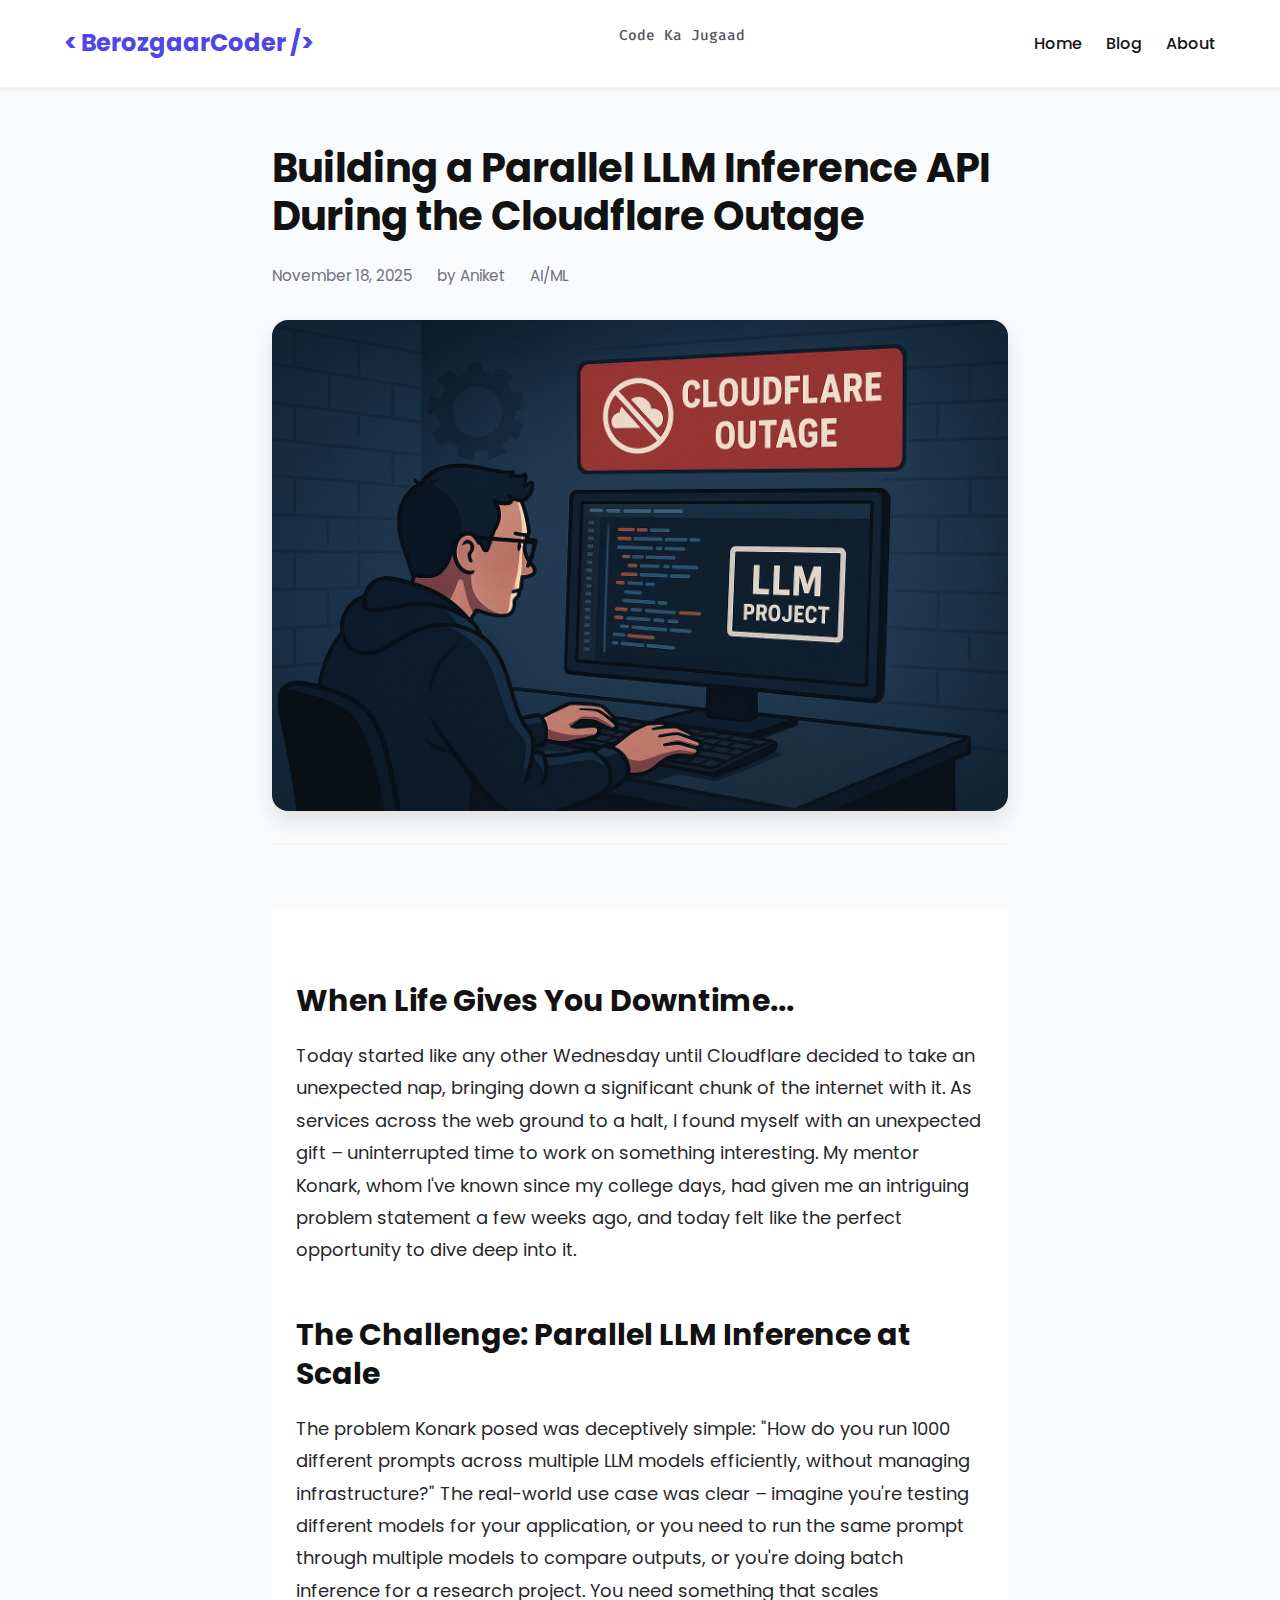
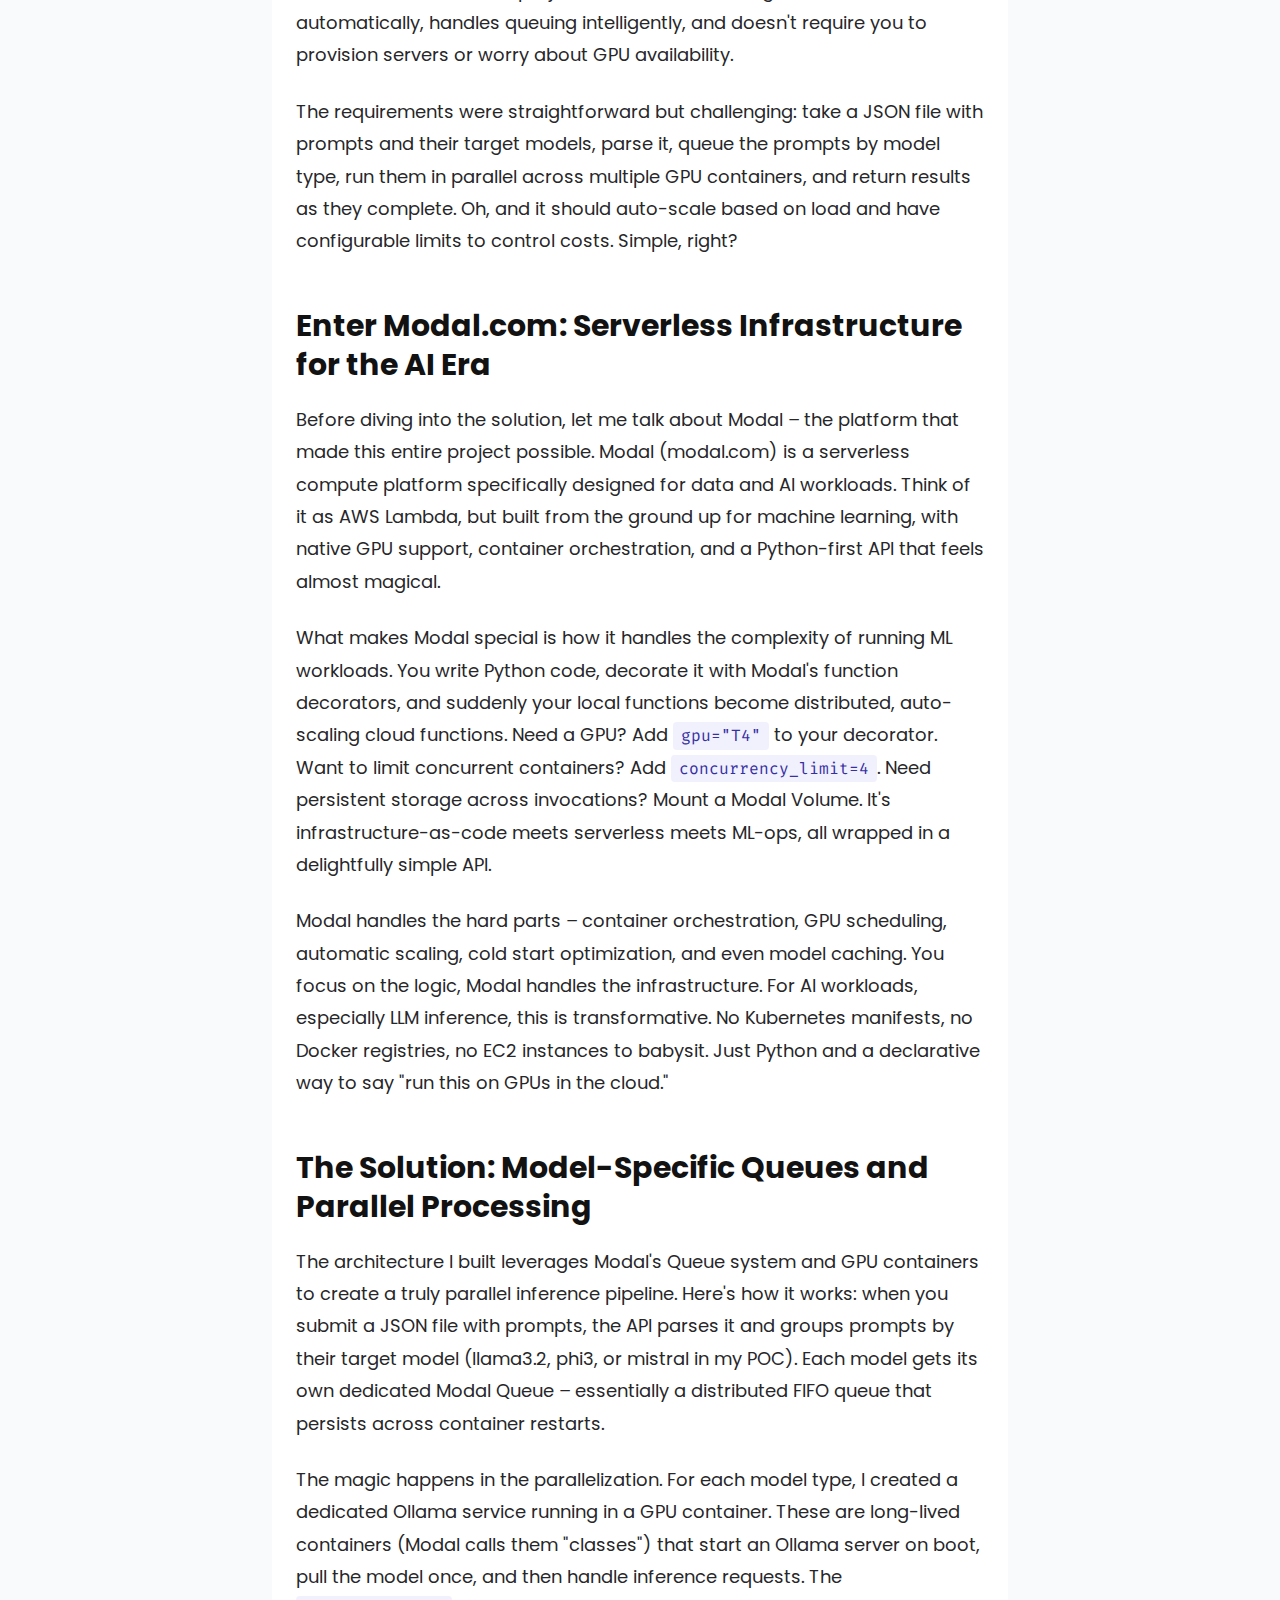
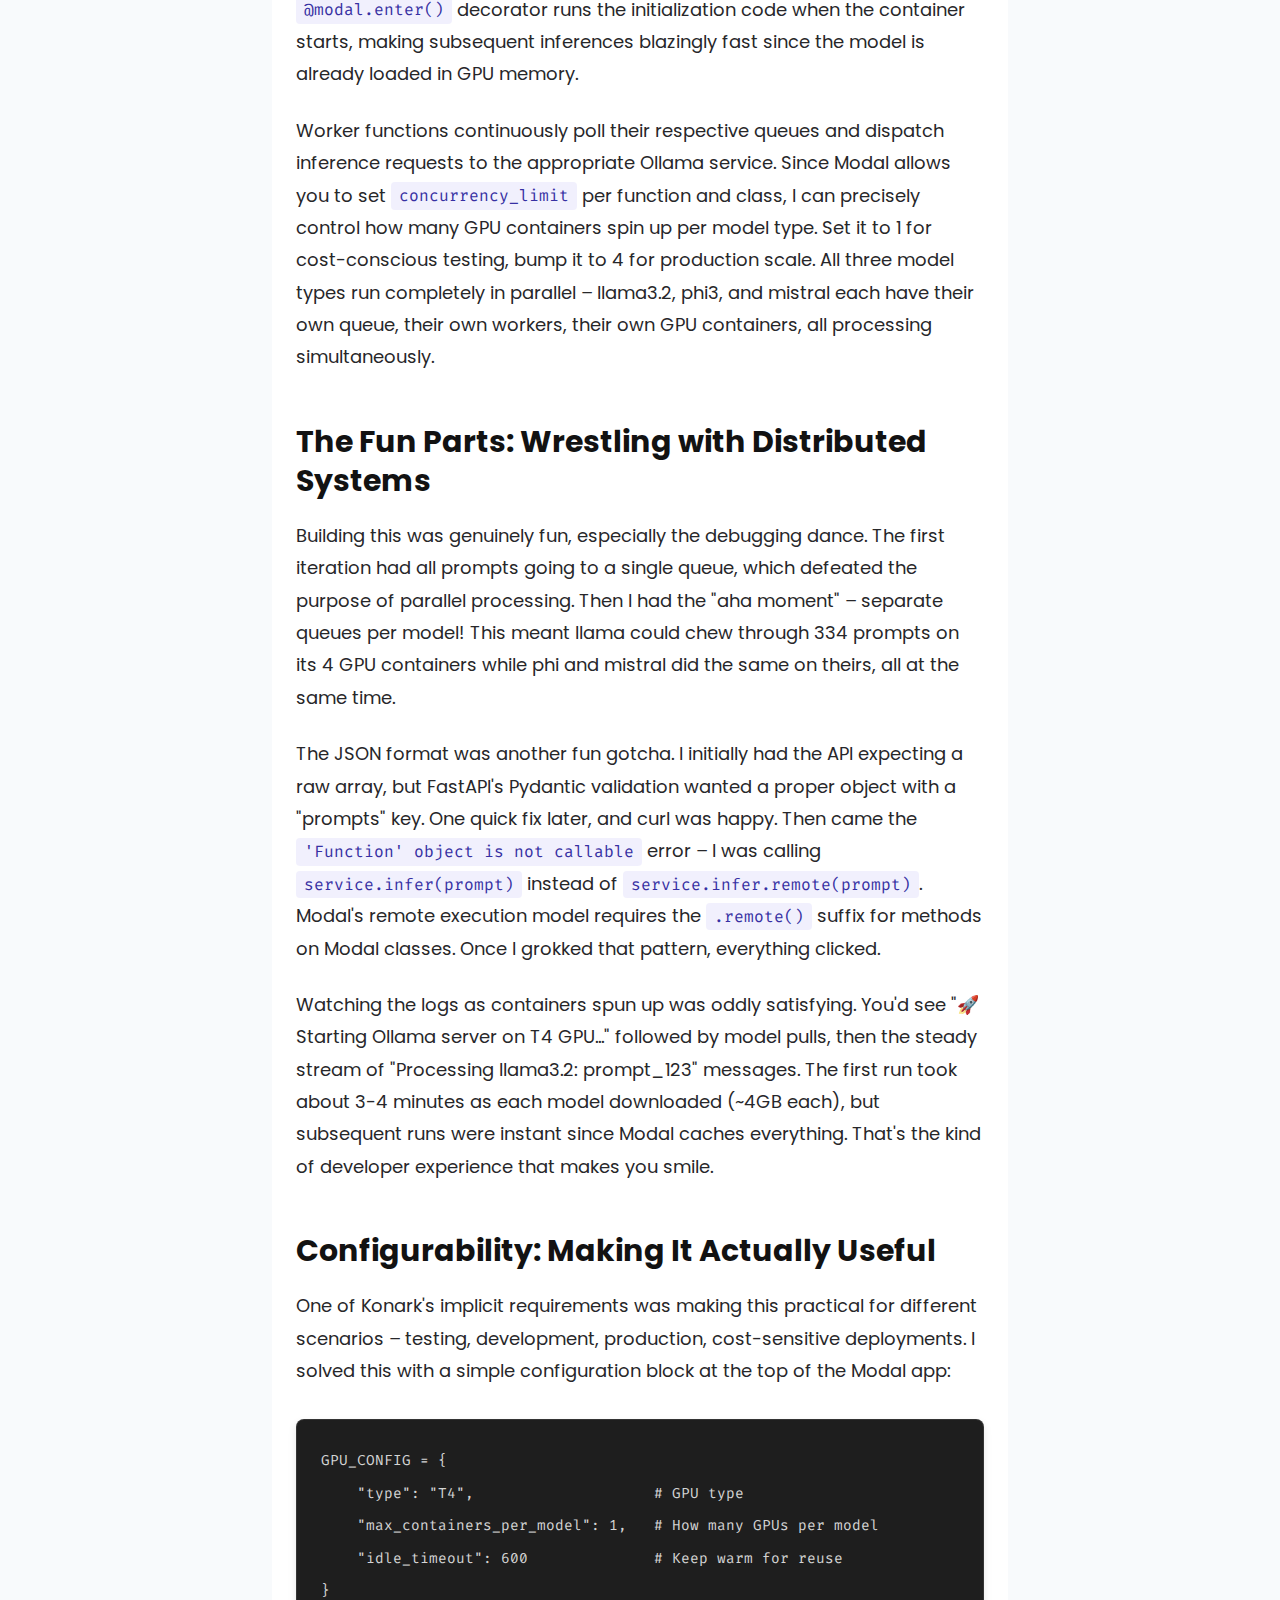
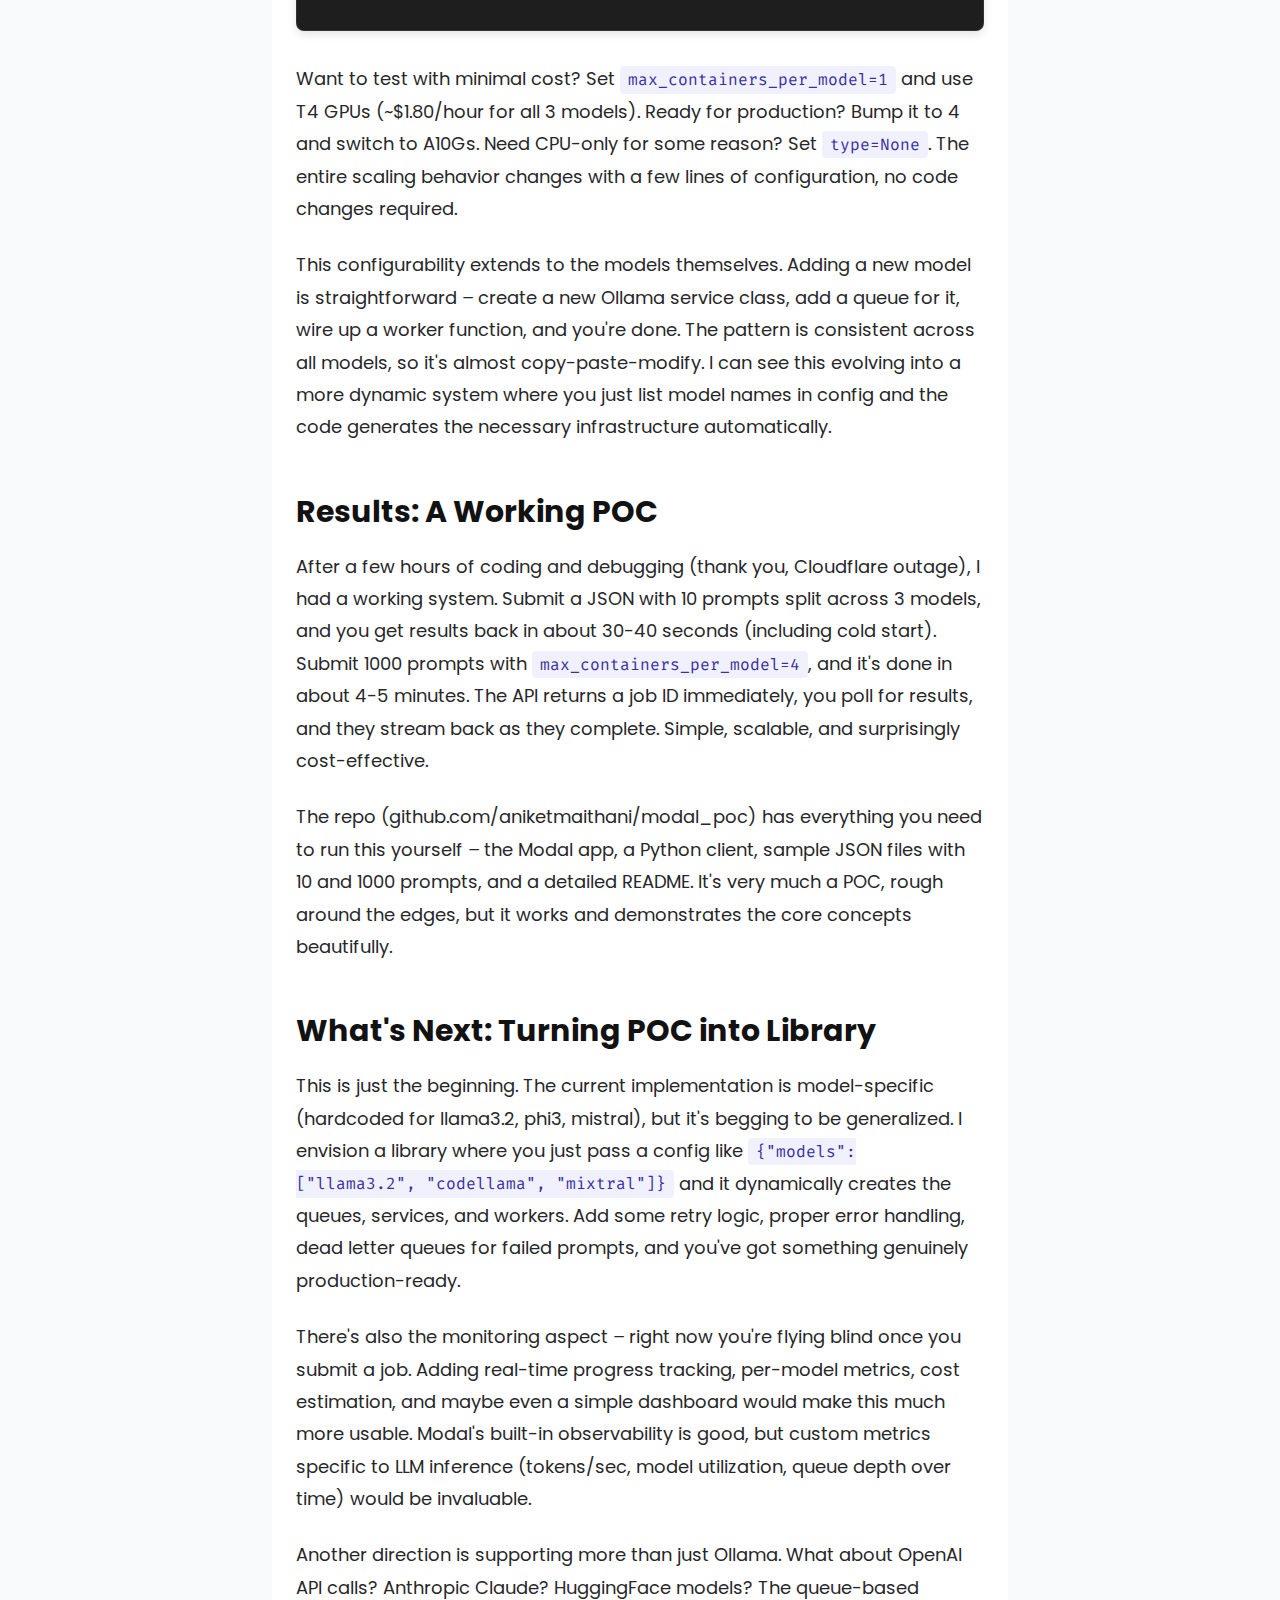
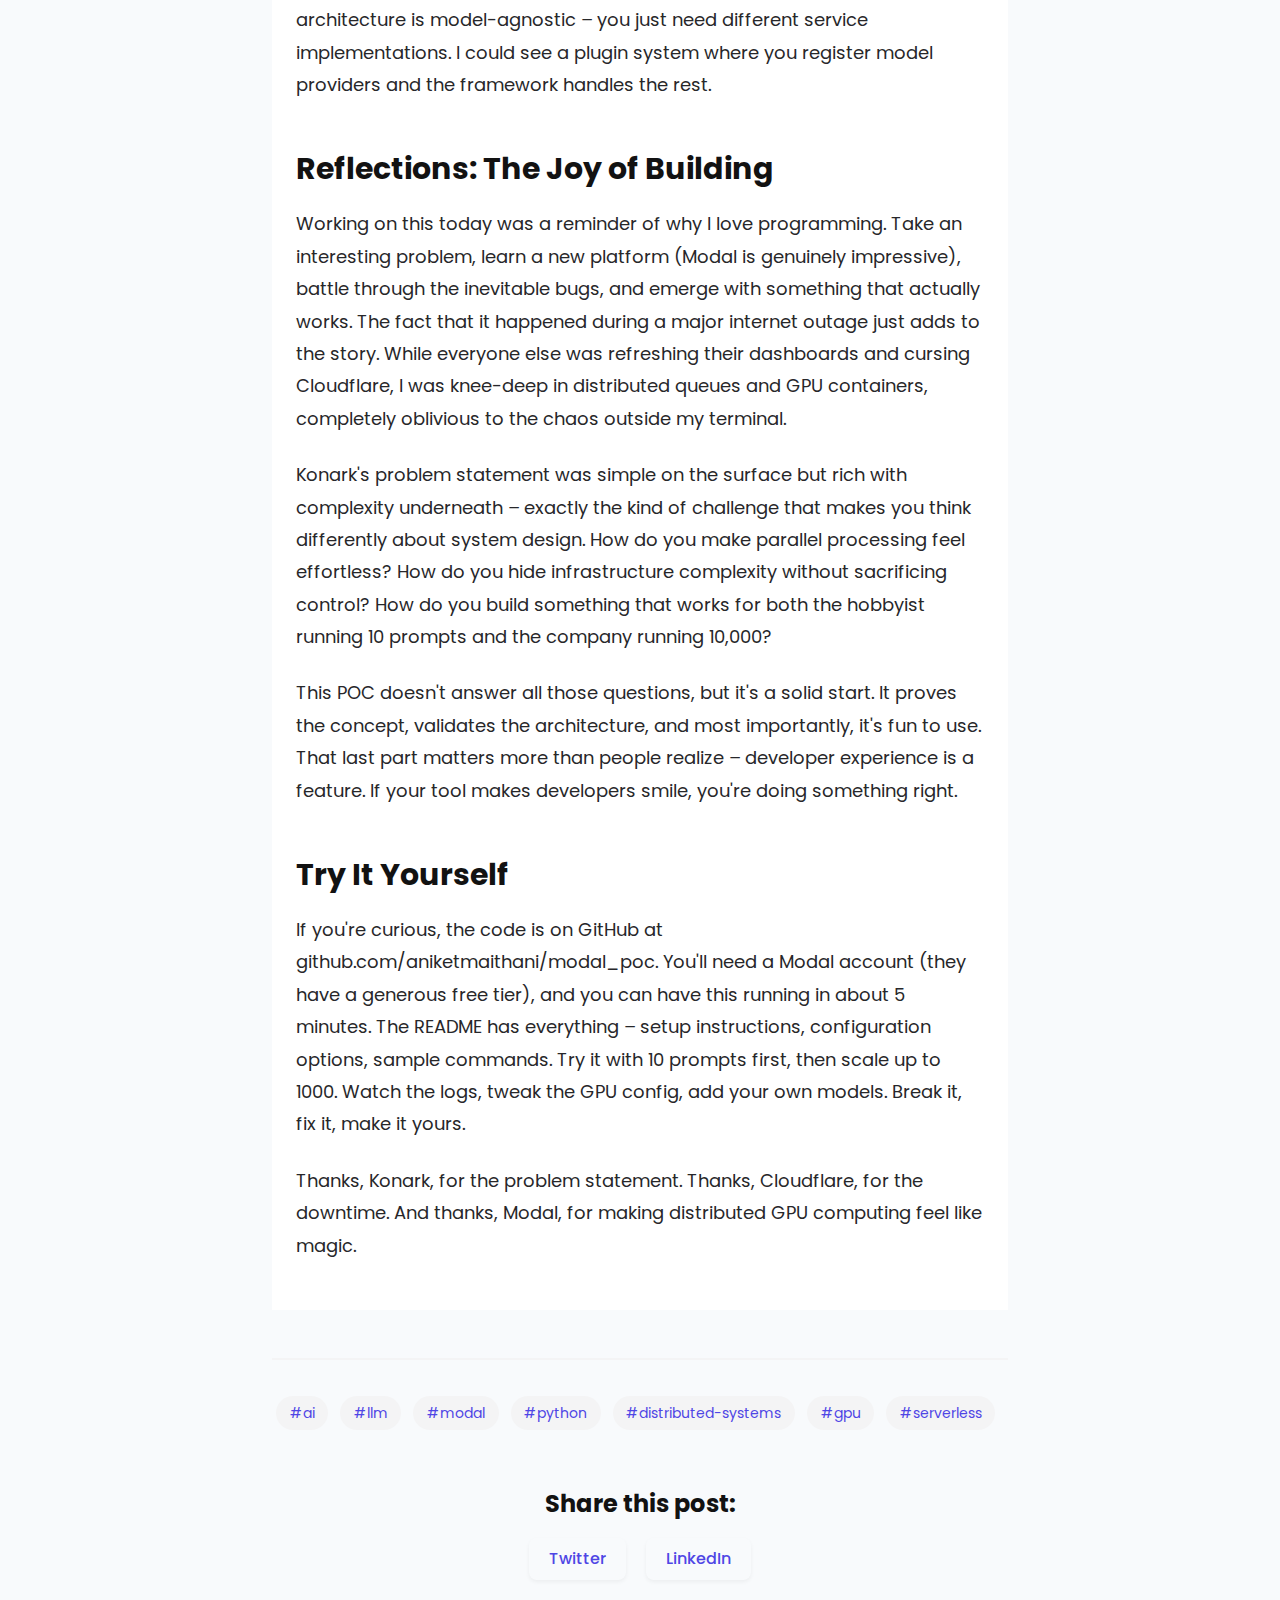
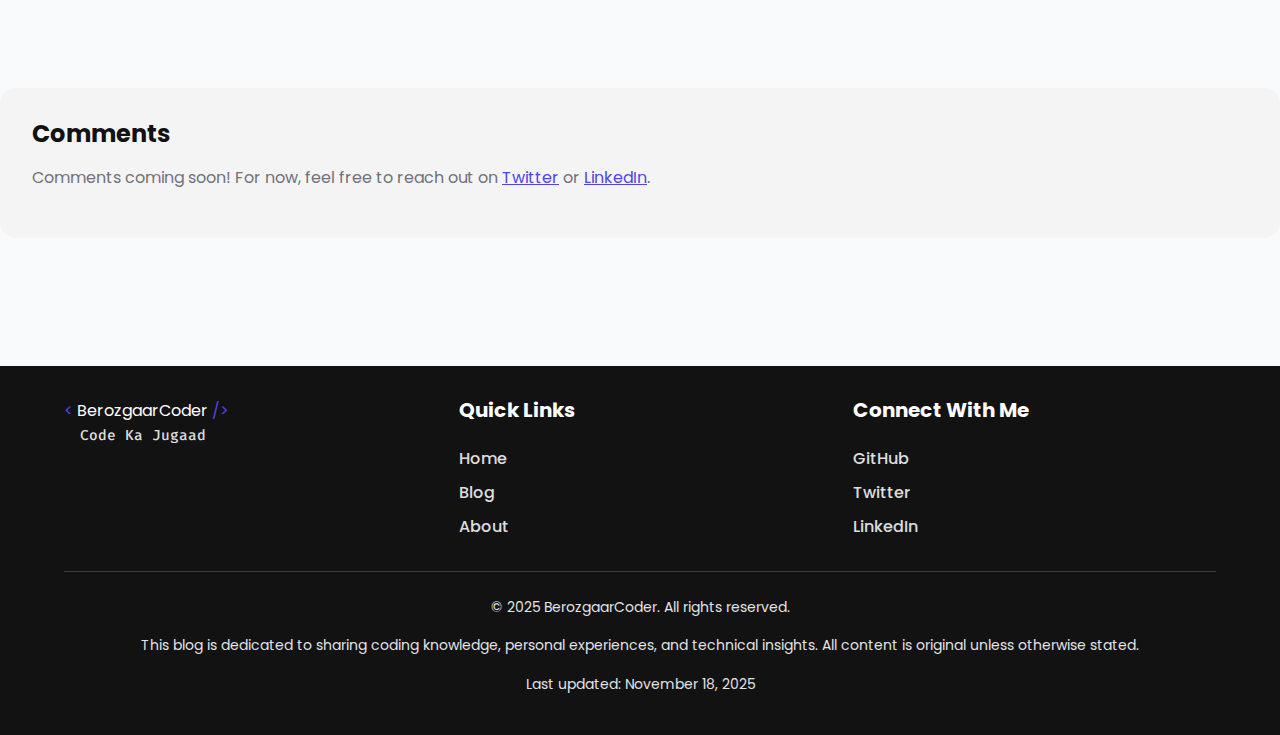
<file: posts/building-parallel-llm-inference-api.html>
<!DOCTYPE html>
<html lang="en">
<head>
    <meta charset="UTF-8">
    <meta name="viewport" content="width=device-width, initial-scale=1.0">
    <title>Building a Parallel LLM Inference API During the Cloudflare Outage | BerozgaarCoder</title>
    <meta name="description" content="How I built a scalable parallel LLM inference system using Modal.com during the Cloudflare outage - processing 1000 prompts across multiple models with GPU containers and intelligent queuing.">

    <!-- Open Graph / Facebook -->
    <meta property="og:type" content="article">
    <meta property="og:url" content="https://berozgaarcoder.com/posts/building-parallel-llm-inference-api.html">
    <meta property="og:title" content="Building a Parallel LLM Inference API During the Cloudflare Outage | BerozgaarCoder">
    <meta property="og:description" content="How I built a scalable parallel LLM inference system using Modal.com during the Cloudflare outage - processing 1000 prompts across multiple models with GPU containers and intelligent queuing.">
    <meta property="og:image" content="../images/llm.png">
    <meta property="article:published_time" content="2025-11-18T10:00:00+05:30">
    <meta property="article:author" content="Aniket">

    <!-- LinkedIn -->
    <meta property="linkedin:title" content="Building a Parallel LLM Inference API During the Cloudflare Outage">
    <meta property="linkedin:description" content="How I built a scalable parallel LLM inference system using Modal.com during the Cloudflare outage.">
    <meta property="linkedin:image" content="https://berozgaarcoder.com/">

    <!-- Twitter -->
    <meta name="twitter:card" content="summary_large_image">
    <meta name="twitter:url" content="https://berozgaarcoder.com/posts/building-parallel-llm-inference-api.html">
    <meta name="twitter:title" content="Building a Parallel LLM Inference API During the Cloudflare Outage">
    <meta name="twitter:description" content="How I built a scalable parallel LLM inference system using Modal.com during the Cloudflare outage.">
    <meta name="twitter:image" content="https://berozgaarcoder.com/images/llm.png">

    <!-- Stylesheets -->
    <link rel="stylesheet" href="/css/style.css">
    <link rel="preconnect" href="https://fonts.googleapis.com">
    <link rel="preconnect" href="https://fonts.gstatic.com" crossorigin>
    <link href="https://fonts.googleapis.com/css2?family=Poppins:wght@400;500;600;700&family=Fira+Code:wght@400;500&display=swap" rel="stylesheet">
</head>
<body>
    <header class="site-header">
        <div class="container">
            <div class="logo">
                <a href="/">
                    <span class="logo-text">BerozgaarCoder</span>
                </a>
            </div>
            <p class="tagline">Code Ka Jugaad</p>
            
            <nav class="main-nav">
                <ul>
                    <li><a href="/">Home</a></li>
                    <li><a href="/posts">Blog</a></li>
                    <li><a href="/about.html">About</a></li>
                </ul>
            </nav>
        </div>
    </header>

    <main class="site-main">
        <article class="blog-post">
            <header class="post-header">
                <h1>Building a Parallel LLM Inference API During the Cloudflare Outage</h1>
                <div class="post-meta">
                    <time datetime="2025-11-18">November 18, 2025</time>
                    <span class="post-author">by Aniket</span>
                    <span class="post-category">AI/ML</span>
                </div>
                <img src="/images/llm.png" alt="Parallel LLM inference architecture" class="post-featured-image" onerror="this.style.display='none'">
            </header>

            <div class="post-content">
                <h2>When Life Gives You Downtime...</h2>

                <p>Today started like any other Wednesday until Cloudflare decided to take an unexpected nap, bringing down a significant chunk of the internet with it. As services across the web ground to a halt, I found myself with an unexpected gift – uninterrupted time to work on something interesting. My mentor Konark, whom I've known since my college days, had given me an intriguing problem statement a few weeks ago, and today felt like the perfect opportunity to dive deep into it.</p>

                <h2>The Challenge: Parallel LLM Inference at Scale</h2>

                <p>The problem Konark posed was deceptively simple: "How do you run 1000 different prompts across multiple LLM models efficiently, without managing infrastructure?" The real-world use case was clear – imagine you're testing different models for your application, or you need to run the same prompt through multiple models to compare outputs, or you're doing batch inference for a research project. You need something that scales automatically, handles queuing intelligently, and doesn't require you to provision servers or worry about GPU availability.</p>

                <p>The requirements were straightforward but challenging: take a JSON file with prompts and their target models, parse it, queue the prompts by model type, run them in parallel across multiple GPU containers, and return results as they complete. Oh, and it should auto-scale based on load and have configurable limits to control costs. Simple, right?</p>

                <h2>Enter Modal.com: Serverless Infrastructure for the AI Era</h2>

                <p>Before diving into the solution, let me talk about Modal – the platform that made this entire project possible. Modal (modal.com) is a serverless compute platform specifically designed for data and AI workloads. Think of it as AWS Lambda, but built from the ground up for machine learning, with native GPU support, container orchestration, and a Python-first API that feels almost magical.</p>

                <p>What makes Modal special is how it handles the complexity of running ML workloads. You write Python code, decorate it with Modal's function decorators, and suddenly your local functions become distributed, auto-scaling cloud functions. Need a GPU? Add <code>gpu="T4"</code> to your decorator. Want to limit concurrent containers? Add <code>concurrency_limit=4</code>. Need persistent storage across invocations? Mount a Modal Volume. It's infrastructure-as-code meets serverless meets ML-ops, all wrapped in a delightfully simple API.</p>

                <p>Modal handles the hard parts – container orchestration, GPU scheduling, automatic scaling, cold start optimization, and even model caching. You focus on the logic, Modal handles the infrastructure. For AI workloads, especially LLM inference, this is transformative. No Kubernetes manifests, no Docker registries, no EC2 instances to babysit. Just Python and a declarative way to say "run this on GPUs in the cloud."</p>

                <h2>The Solution: Model-Specific Queues and Parallel Processing</h2>

                <p>The architecture I built leverages Modal's Queue system and GPU containers to create a truly parallel inference pipeline. Here's how it works: when you submit a JSON file with prompts, the API parses it and groups prompts by their target model (llama3.2, phi3, or mistral in my POC). Each model gets its own dedicated Modal Queue – essentially a distributed FIFO queue that persists across container restarts.</p>

                <p>The magic happens in the parallelization. For each model type, I created a dedicated Ollama service running in a GPU container. These are long-lived containers (Modal calls them "classes") that start an Ollama server on boot, pull the model once, and then handle inference requests. The <code>@modal.enter()</code> decorator runs the initialization code when the container starts, making subsequent inferences blazingly fast since the model is already loaded in GPU memory.</p>

                <p>Worker functions continuously poll their respective queues and dispatch inference requests to the appropriate Ollama service. Since Modal allows you to set <code>concurrency_limit</code> per function and class, I can precisely control how many GPU containers spin up per model type. Set it to 1 for cost-conscious testing, bump it to 4 for production scale. All three model types run completely in parallel – llama3.2, phi3, and mistral each have their own queue, their own workers, their own GPU containers, all processing simultaneously.</p>

                <h2>The Fun Parts: Wrestling with Distributed Systems</h2>

                <p>Building this was genuinely fun, especially the debugging dance. The first iteration had all prompts going to a single queue, which defeated the purpose of parallel processing. Then I had the "aha moment" – separate queues per model! This meant llama could chew through 334 prompts on its 4 GPU containers while phi and mistral did the same on theirs, all at the same time.</p>

                <p>The JSON format was another fun gotcha. I initially had the API expecting a raw array, but FastAPI's Pydantic validation wanted a proper object with a "prompts" key. One quick fix later, and curl was happy. Then came the <code>'Function' object is not callable</code> error – I was calling <code>service.infer(prompt)</code> instead of <code>service.infer.remote(prompt)</code>. Modal's remote execution model requires the <code>.remote()</code> suffix for methods on Modal classes. Once I grokked that pattern, everything clicked.</p>

                <p>Watching the logs as containers spun up was oddly satisfying. You'd see "🚀 Starting Ollama server on T4 GPU..." followed by model pulls, then the steady stream of "Processing llama3.2: prompt_123" messages. The first run took about 3-4 minutes as each model downloaded (~4GB each), but subsequent runs were instant since Modal caches everything. That's the kind of developer experience that makes you smile.</p>

                <h2>Configurability: Making It Actually Useful</h2>

                <p>One of Konark's implicit requirements was making this practical for different scenarios – testing, development, production, cost-sensitive deployments. I solved this with a simple configuration block at the top of the Modal app:</p>

                <pre><code>GPU_CONFIG = {
    "type": "T4",                    # GPU type
    "max_containers_per_model": 1,   # How many GPUs per model
    "idle_timeout": 600              # Keep warm for reuse
}</code></pre>

                <p>Want to test with minimal cost? Set <code>max_containers_per_model=1</code> and use T4 GPUs (~$1.80/hour for all 3 models). Ready for production? Bump it to 4 and switch to A10Gs. Need CPU-only for some reason? Set <code>type=None</code>. The entire scaling behavior changes with a few lines of configuration, no code changes required.</p>

                <p>This configurability extends to the models themselves. Adding a new model is straightforward – create a new Ollama service class, add a queue for it, wire up a worker function, and you're done. The pattern is consistent across all models, so it's almost copy-paste-modify. I can see this evolving into a more dynamic system where you just list model names in config and the code generates the necessary infrastructure automatically.</p>

                <h2>Results: A Working POC</h2>

                <p>After a few hours of coding and debugging (thank you, Cloudflare outage), I had a working system. Submit a JSON with 10 prompts split across 3 models, and you get results back in about 30-40 seconds (including cold start). Submit 1000 prompts with <code>max_containers_per_model=4</code>, and it's done in about 4-5 minutes. The API returns a job ID immediately, you poll for results, and they stream back as they complete. Simple, scalable, and surprisingly cost-effective.</p>

                <p>The repo (github.com/aniketmaithani/modal_poc) has everything you need to run this yourself – the Modal app, a Python client, sample JSON files with 10 and 1000 prompts, and a detailed README. It's very much a POC, rough around the edges, but it works and demonstrates the core concepts beautifully.</p>

                <h2>What's Next: Turning POC into Library</h2>

                <p>This is just the beginning. The current implementation is model-specific (hardcoded for llama3.2, phi3, mistral), but it's begging to be generalized. I envision a library where you just pass a config like <code>{"models": ["llama3.2", "codellama", "mixtral"]}</code> and it dynamically creates the queues, services, and workers. Add some retry logic, proper error handling, dead letter queues for failed prompts, and you've got something genuinely production-ready.</p>

                <p>There's also the monitoring aspect – right now you're flying blind once you submit a job. Adding real-time progress tracking, per-model metrics, cost estimation, and maybe even a simple dashboard would make this much more usable. Modal's built-in observability is good, but custom metrics specific to LLM inference (tokens/sec, model utilization, queue depth over time) would be invaluable.</p>

                <p>Another direction is supporting more than just Ollama. What about OpenAI API calls? Anthropic Claude? HuggingFace models? The queue-based architecture is model-agnostic – you just need different service implementations. I could see a plugin system where you register model providers and the framework handles the rest.</p>

                <h2>Reflections: The Joy of Building</h2>

                <p>Working on this today was a reminder of why I love programming. Take an interesting problem, learn a new platform (Modal is genuinely impressive), battle through the inevitable bugs, and emerge with something that actually works. The fact that it happened during a major internet outage just adds to the story. While everyone else was refreshing their dashboards and cursing Cloudflare, I was knee-deep in distributed queues and GPU containers, completely oblivious to the chaos outside my terminal.</p>

                <p>Konark's problem statement was simple on the surface but rich with complexity underneath – exactly the kind of challenge that makes you think differently about system design. How do you make parallel processing feel effortless? How do you hide infrastructure complexity without sacrificing control? How do you build something that works for both the hobbyist running 10 prompts and the company running 10,000?</p>

                <p>This POC doesn't answer all those questions, but it's a solid start. It proves the concept, validates the architecture, and most importantly, it's fun to use. That last part matters more than people realize – developer experience is a feature. If your tool makes developers smile, you're doing something right.</p>

                <h2>Try It Yourself</h2>

                <p>If you're curious, the code is on GitHub at github.com/aniketmaithani/modal_poc. You'll need a Modal account (they have a generous free tier), and you can have this running in about 5 minutes. The README has everything – setup instructions, configuration options, sample commands. Try it with 10 prompts first, then scale up to 1000. Watch the logs, tweak the GPU config, add your own models. Break it, fix it, make it yours.</p>

                <p>Thanks, Konark, for the problem statement. Thanks, Cloudflare, for the downtime. And thanks, Modal, for making distributed GPU computing feel like magic.</p>
            </div>

            <footer class="post-footer">
                <div class="post-tags">
                    <a href="/tag/ai">#ai</a>
                    <a href="/tag/llm">#llm</a>
                    <a href="/tag/modal">#modal</a>
                    <a href="/tag/python">#python</a>
                    <a href="/tag/distributed-systems">#distributed-systems</a>
                    <a href="/tag/gpu">#gpu</a>
                    <a href="/tag/serverless">#serverless</a>
                </div>
                <div class="post-share">
                    <h3>Share this post:</h3>
                    <a href="https://twitter.com/intent/tweet?text=Building a Parallel LLM Inference API During the Cloudflare Outage&url=https://berozgaarcoder.com/posts/building-parallel-llm-inference-api.html" target="_blank" rel="noopener noreferrer">Twitter</a>
                    <a href="https://www.linkedin.com/sharing/share-offsite/?url=https://berozgaarcoder.com/posts/building-parallel-llm-inference-api.html" target="_blank" rel="noopener noreferrer">LinkedIn</a>
                </div>
            </footer>
        </article>

        <section class="comments">
            <h3>Comments</h3>
            <p>Comments coming soon! For now, feel free to reach out on <a href="https://twitter.com/berozgaarcoder" target="_blank">Twitter</a> or <a href="https://linkedin.com/in/aniketmaithani" target="_blank">LinkedIn</a>.</p>
        </section>
    </main>

    <footer class="site-footer">
        <div class="container">
            <div class="footer-content">
                <div class="footer-logo">
                    <span class="logo-text">BerozgaarCoder</span>
                    <p class="tagline">Code Ka Jugaad</p>
                </div>
                
                <div class="footer-links">
                    <h3>Quick Links</h3>
                    <ul>
                        <li><a href="/" class="footer-link">Home</a></li>
                        <li><a href="/posts" class="footer-link">Blog</a></li>
                        <li><a href="/about.html" class="footer-link">About</a></li>
                    </ul>
                </div>
                
                <div class="footer-social">
                    <h3>Connect With Me</h3>
                    <ul class="social-links">
                        <li><a href="https://github.com/aniketmaithani" target="_blank" rel="noopener" aria-label="GitHub Profile" class="social-link">GitHub</a></li>
                        <li><a href="https://twitter.com/2aniketmaithani" target="_blank" rel="noopener" aria-label="Twitter Profile" class="social-link">Twitter</a></li>
                        <li><a href="https://linkedin.com/in/aniketmaithani" target="_blank" rel="noopener" aria-label="LinkedIn Profile" class="social-link">LinkedIn</a></li>
                    </ul>
                </div>
            </div>
            
            <div class="footer-bottom">
                <p class="copyright">&copy; 2025 BerozgaarCoder. All rights reserved.</p>
                <p class="footer-description">This blog is dedicated to sharing coding knowledge, personal experiences, and technical insights. All content is original unless otherwise stated.</p>
                <p class="last-updated">Last updated: <time datetime="2025-11-18">November 18, 2025</time></p>
            </div>
        </div>
    </footer>

    <script src="/js/main.js"></script>
</body>
</html>
</file>
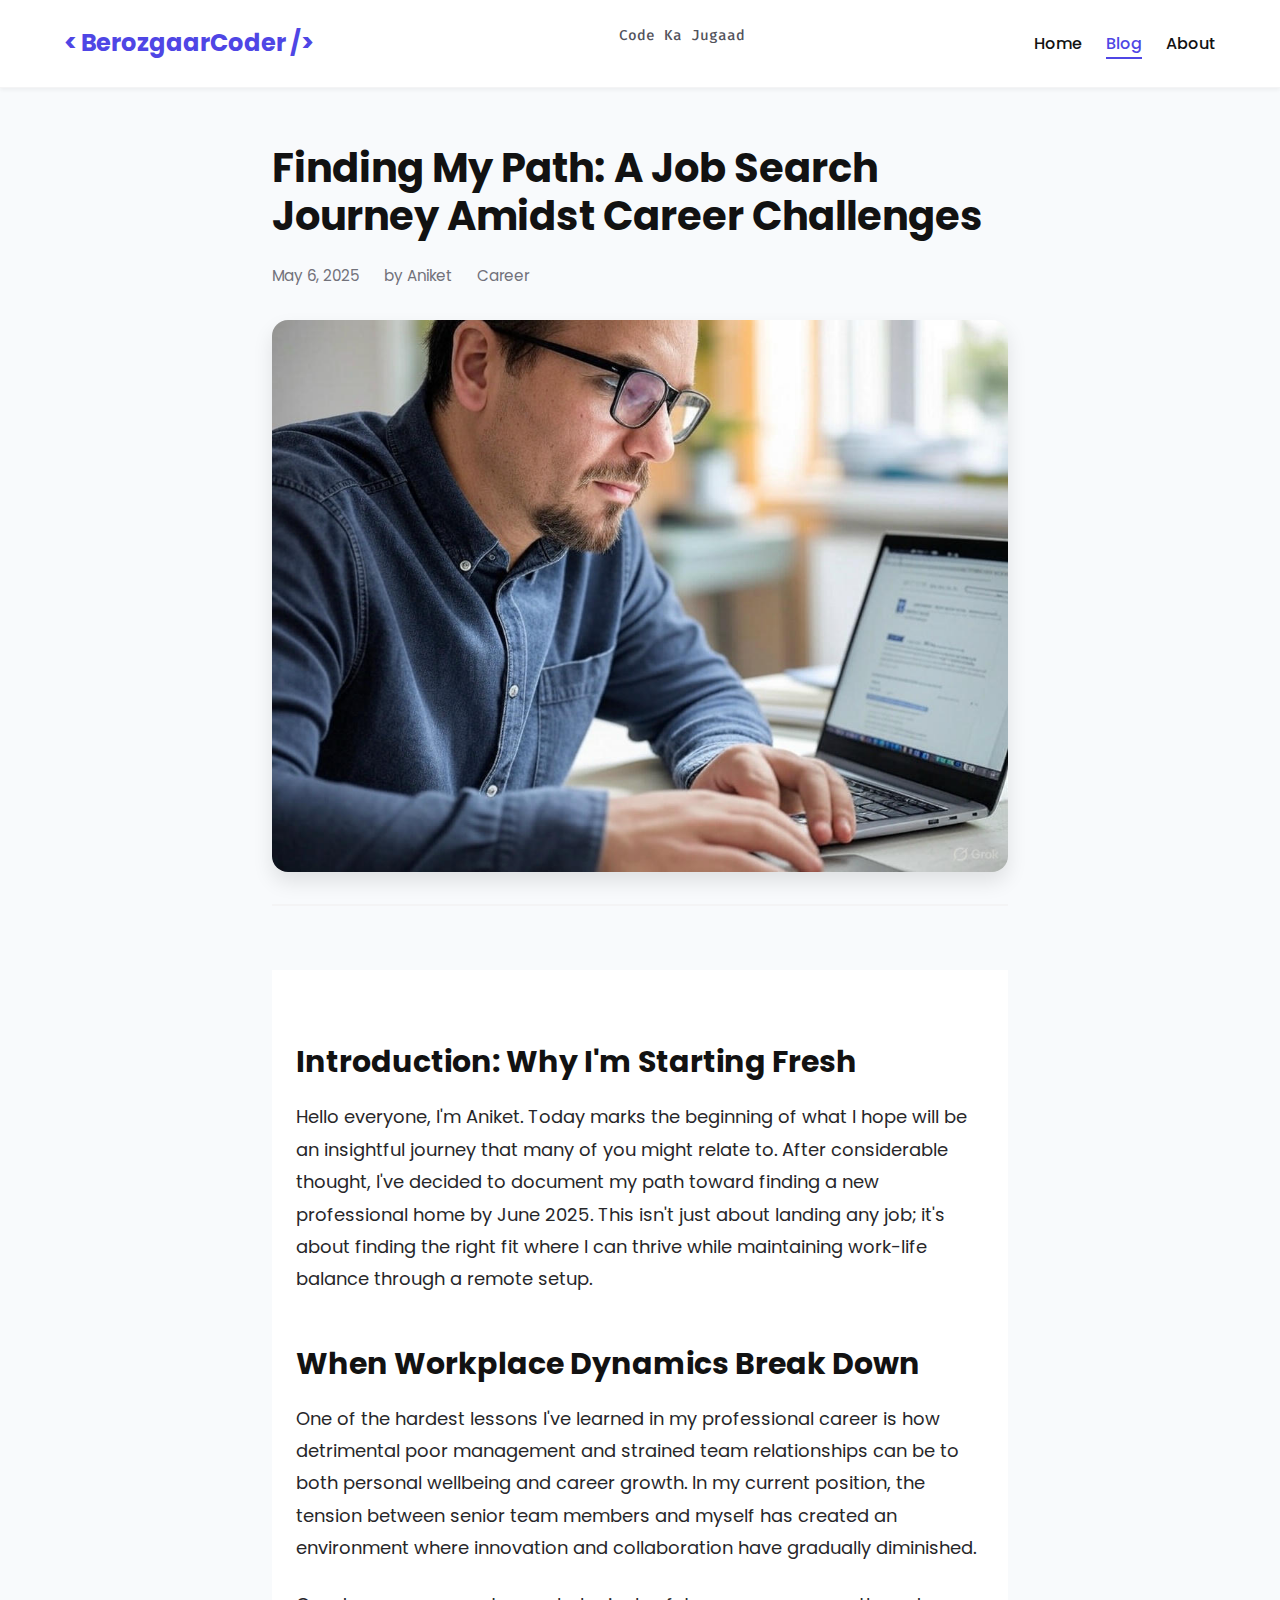
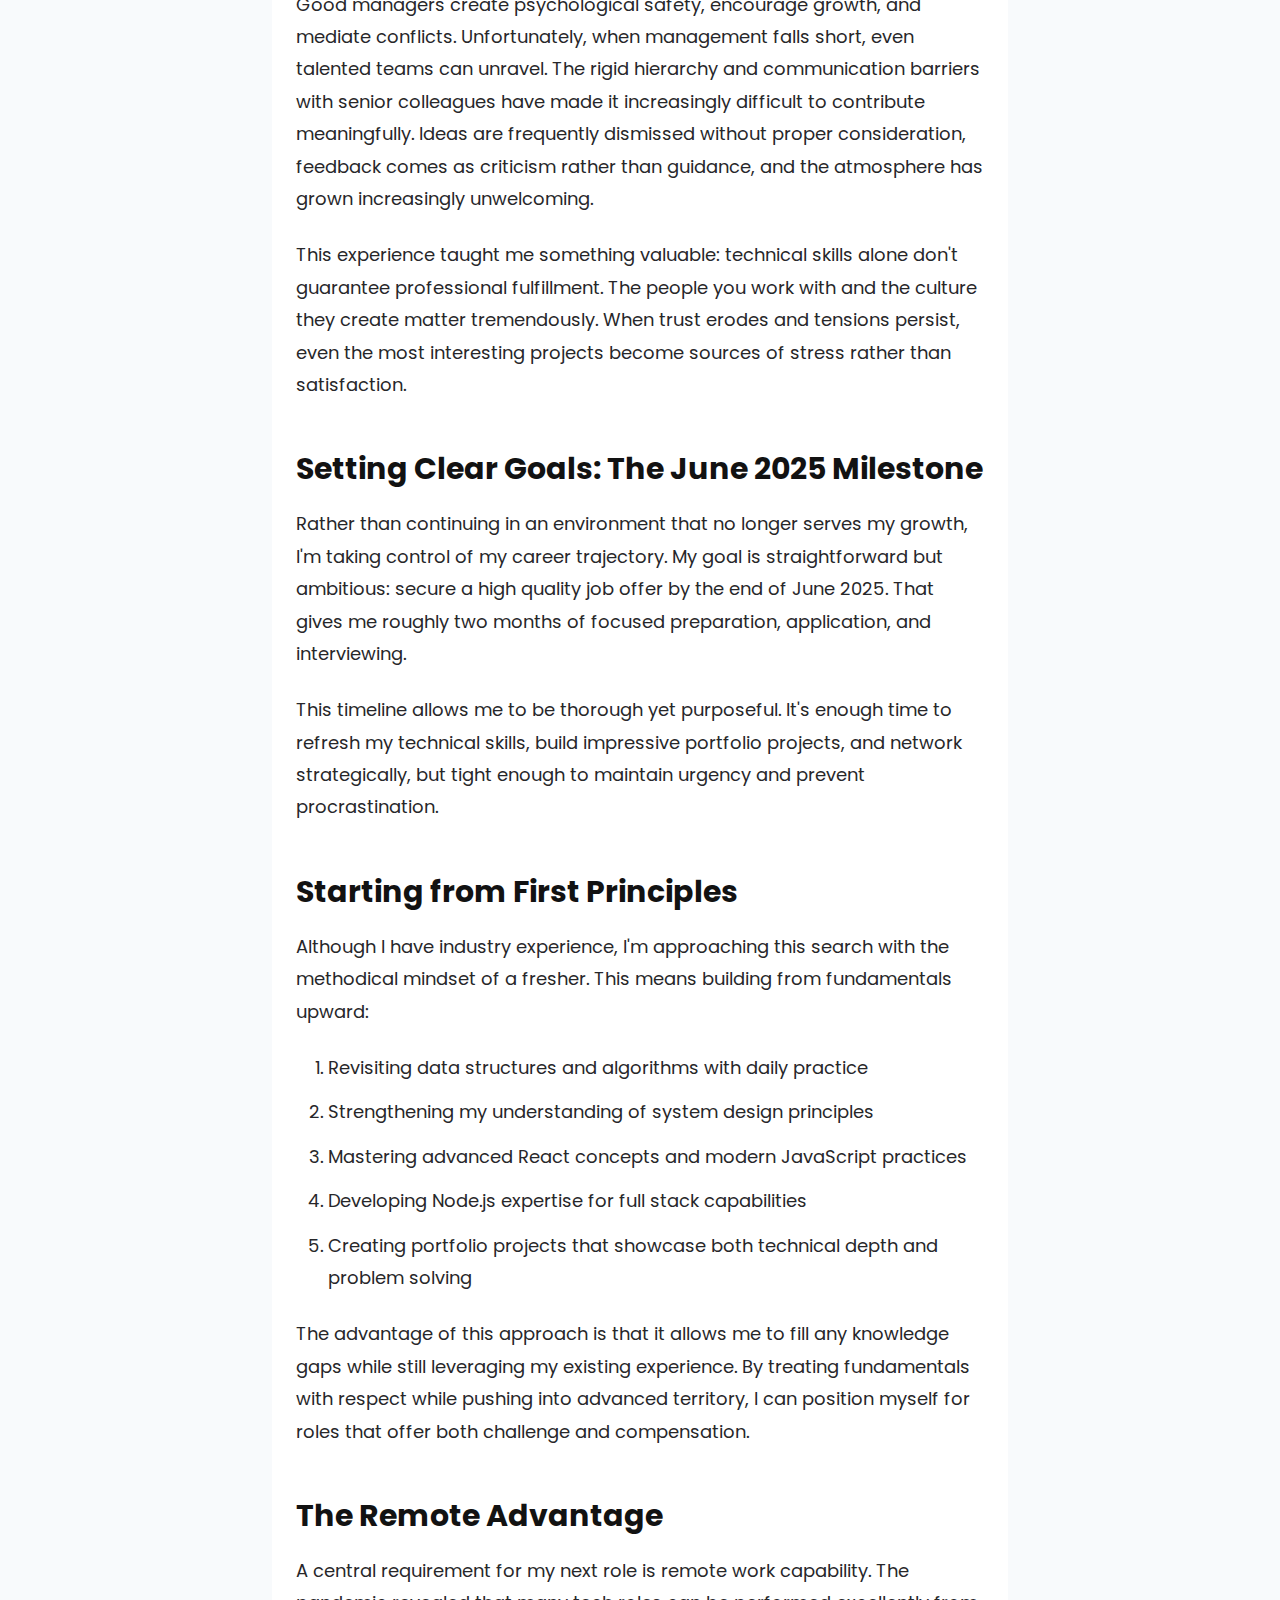
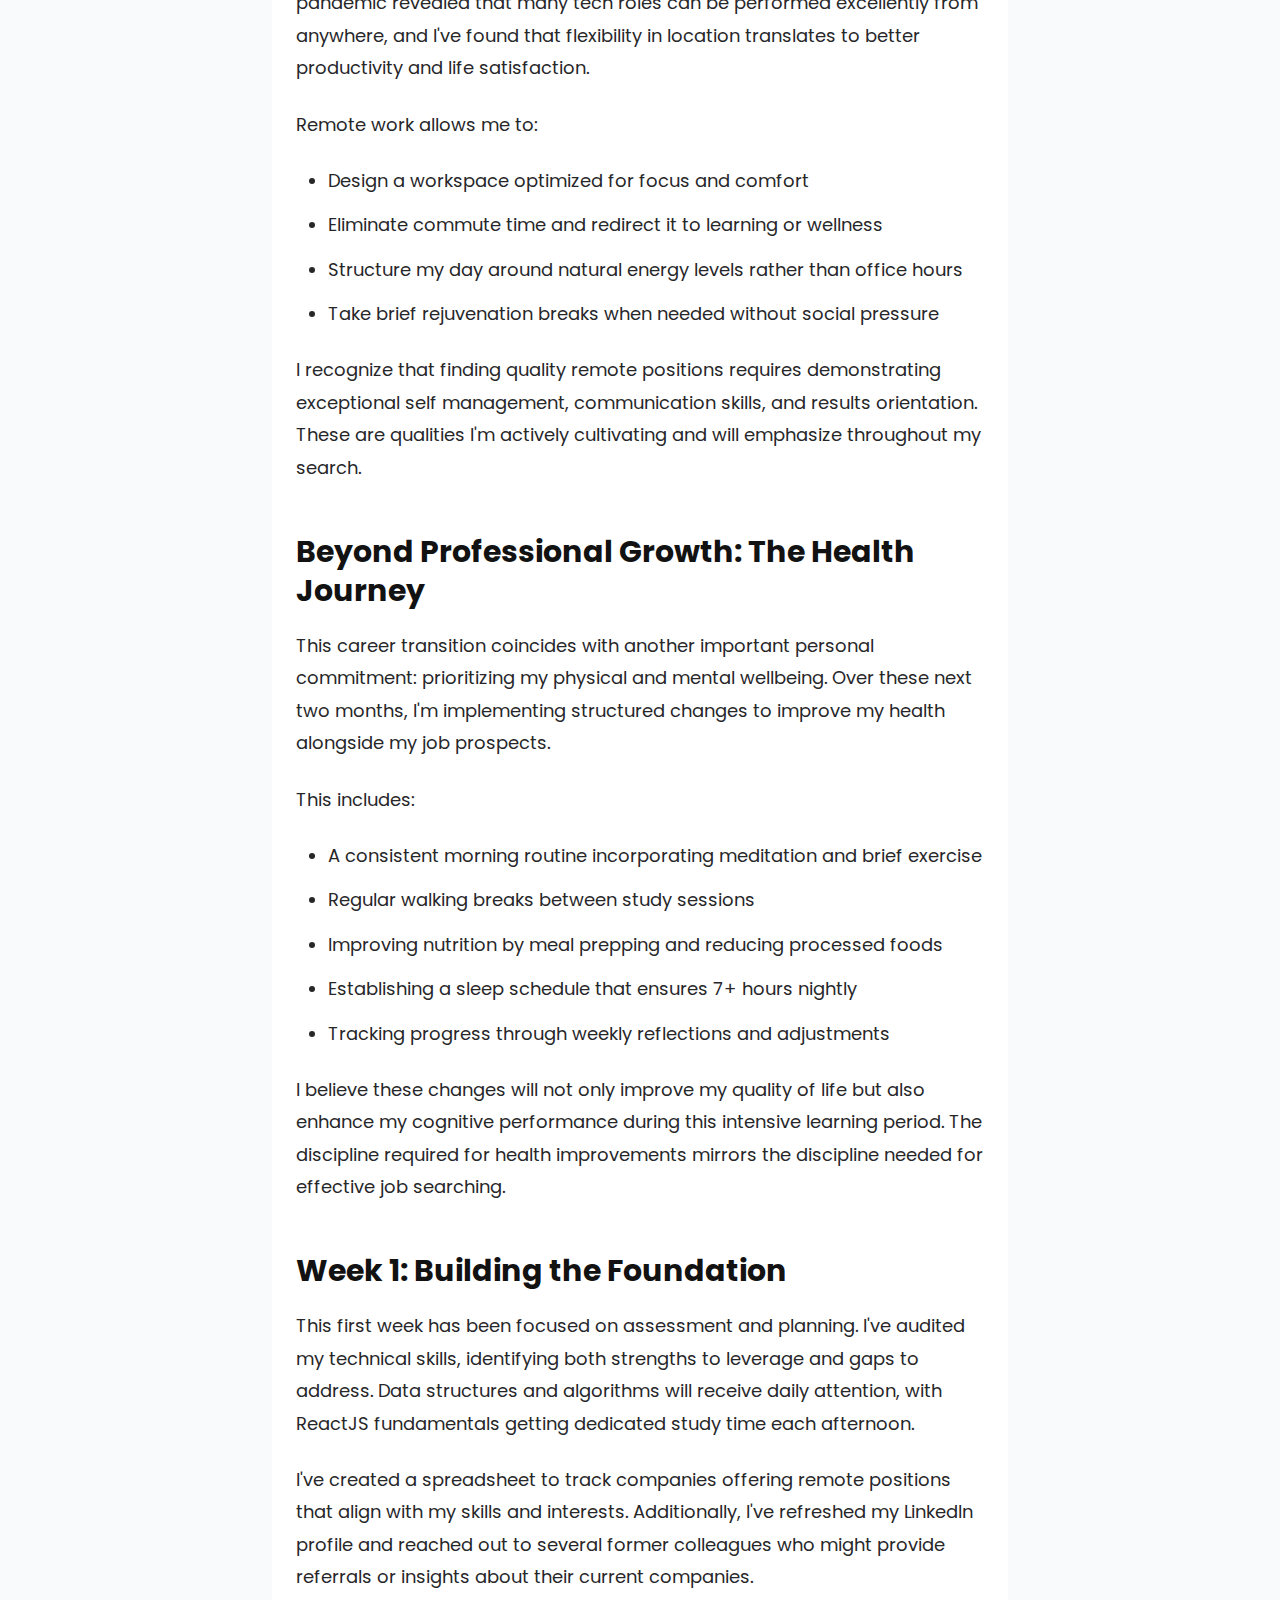
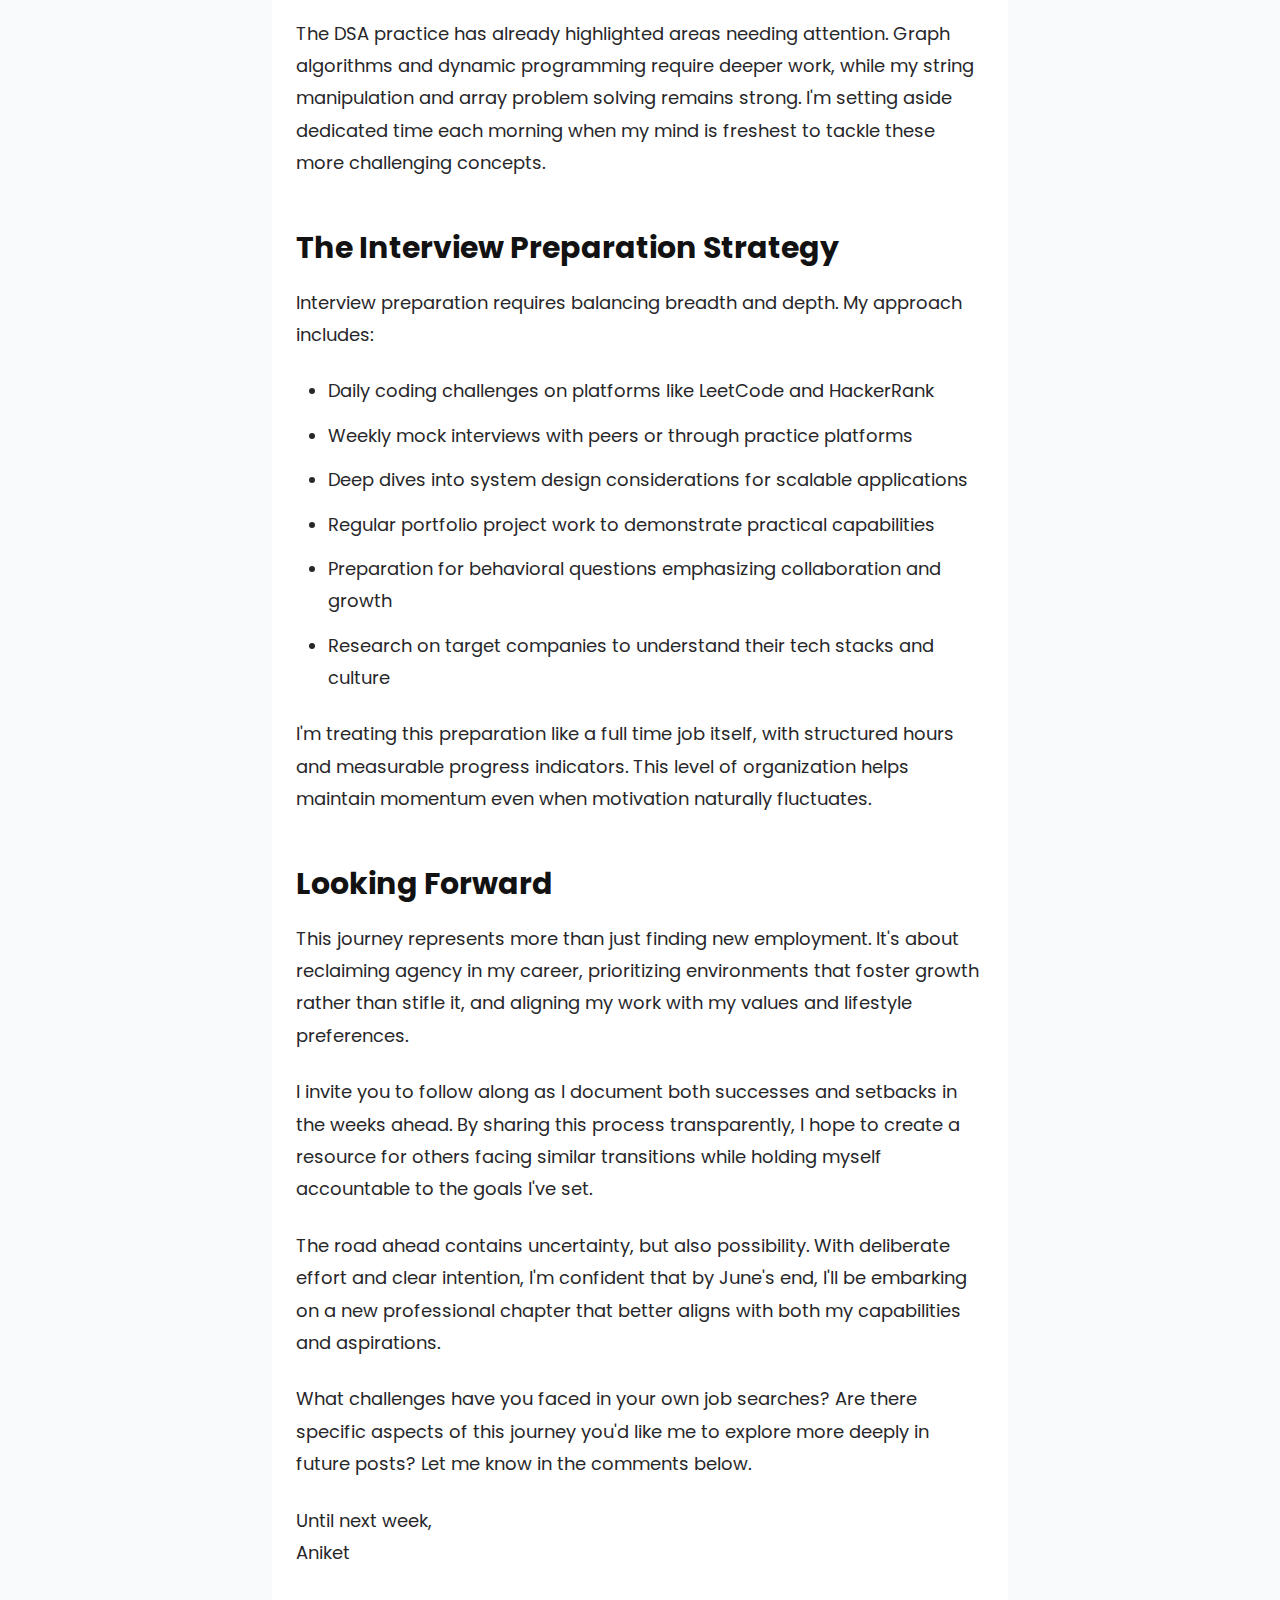
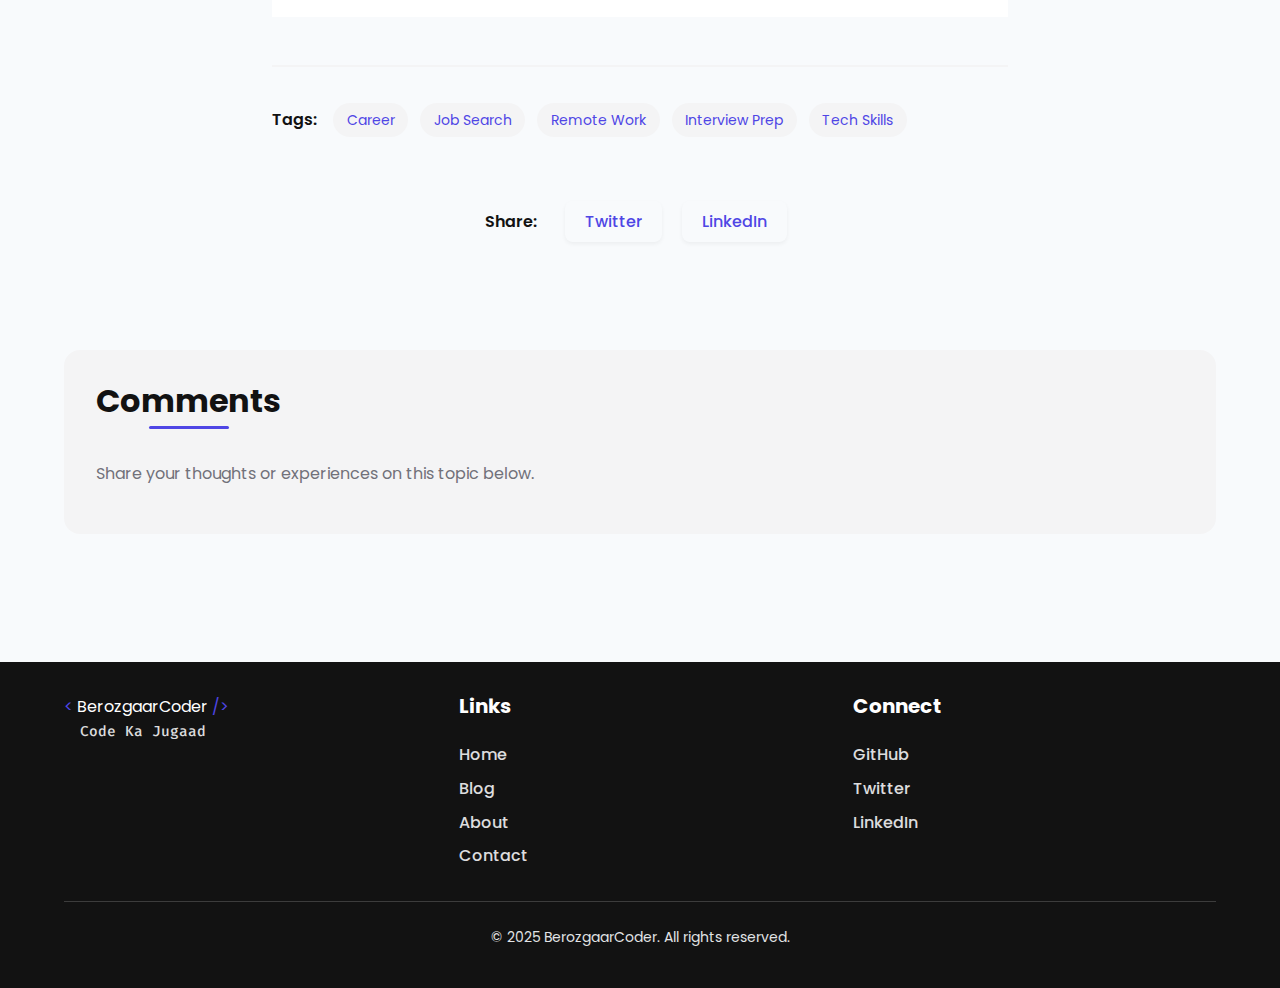
<file: posts/finding-my-path-job-search-journey.html>
<!DOCTYPE html>
<html lang="en">
<head>
    <meta charset="UTF-8">
    <meta name="viewport" content="width=device-width, initial-scale=1.0">
    <title>Finding My Path: A Job Search Journey | BerozgaarCoder</title>
    <meta name="description" content="Follow along on my two-month journey to secure a remote tech job by June 2025, focusing on skill improvement, interview preparation, and maintaining work-life balance.">
    
    <!-- Open Graph / Social Media Meta Tags -->
    <meta property="og:title" content="Finding My Path: A Job Search Journey | BerozgaarCoder">
    <meta property="og:description" content="Follow along on my two-month journey to secure a remote tech job by June 2025, focusing on skill improvement, interview preparation, and maintaining work-life balance.">
    <meta property="og:type" content="article">
    <meta property="og:url" content="https://berozgaarcoder.com/posts/finding-my-path-job-search-journey.html">
    <meta property="og:image" content="https://berozgaarcoder.com/images/job-search-journey.jpg">
    <meta property="article:published_time" content="2025-05-06T10:00:00+05:30">
    <meta property="article:author" content="Aniket">
    
    <!-- Twitter Card data -->
    <meta name="twitter:card" content="summary_large_image">
    <meta name="twitter:title" content="Finding My Path: A Job Search Journey | BerozgaarCoder">
    <meta name="twitter:description" content="Follow along on my two-month journey to secure a remote tech job by June 2025, focusing on skill improvement, interview preparation, and maintaining work-life balance.">
    <meta name="twitter:image" content="https://berozgaarcoder.com/images/job-search-journey.jpg">
    
    <!-- Favicon -->
    <link rel="icon" href="/images/favicon.ico">
    <link rel="apple-touch-icon" href="/images/apple-touch-icon.png">
    
    <!-- CSS -->
    <link rel="stylesheet" href="/css/style.css">
    
    <!-- Google Fonts -->
    <link rel="preconnect" href="https://fonts.googleapis.com">
    <link rel="preconnect" href="https://fonts.gstatic.com" crossorigin>
    <link href="https://fonts.googleapis.com/css2?family=Poppins:wght@400;500;600;700&family=Fira+Code:wght@400;500&display=swap" rel="stylesheet">
</head>
<body>
    <header class="site-header">
        <div class="container">
            <div class="logo">
                <a href="/">
                    <span class="logo-text">BerozgaarCoder</span>
                </a>
            </div>
            <p class="tagline">Code Ka Jugaad</p>
            
            <nav class="main-nav">
                <ul>
                    <li><a href="/">Home</a></li>
                    <li><a href="/posts" class="active">Blog</a></li>
                    <li><a href="/about.html">About</a></li>
                </ul>
            </nav>
        </div>
    </header>

    <main class="site-main">
        <div class="container">
            <article class="blog-post">
                <header class="post-header">
                    <h1>Finding My Path: A Job Search Journey Amidst Career Challenges</h1>
                    <div class="post-meta">
                        <time datetime="2025-05-06">May 6, 2025</time>
                        <span class="post-author">by Aniket</span>
                        <span class="post-category">Career</span>
                        <!-- Reading time will be added by JS -->
                    </div>
                    <img src="/images/lp.jpg" alt="Person working on laptop representing job search journey" class="post-featured-image">
                </header>
                
                <div class="post-content">
                    <h2>Introduction: Why I'm Starting Fresh</h2>
                    <p>Hello everyone, I'm Aniket. Today marks the beginning of what I hope will be an insightful journey that many of you might relate to. After considerable thought, I've decided to document my path toward finding a new professional home by June 2025. This isn't just about landing any job; it's about finding the right fit where I can thrive while maintaining work-life balance through a remote setup.</p>
                    
                    <h2>When Workplace Dynamics Break Down</h2>
                    <p>One of the hardest lessons I've learned in my professional career is how detrimental poor management and strained team relationships can be to both personal wellbeing and career growth. In my current position, the tension between senior team members and myself has created an environment where innovation and collaboration have gradually diminished.</p>
                    
                    <p>Good managers create psychological safety, encourage growth, and mediate conflicts. Unfortunately, when management falls short, even talented teams can unravel. The rigid hierarchy and communication barriers with senior colleagues have made it increasingly difficult to contribute meaningfully. Ideas are frequently dismissed without proper consideration, feedback comes as criticism rather than guidance, and the atmosphere has grown increasingly unwelcoming.</p>
                    
                    <p>This experience taught me something valuable: technical skills alone don't guarantee professional fulfillment. The people you work with and the culture they create matter tremendously. When trust erodes and tensions persist, even the most interesting projects become sources of stress rather than satisfaction.</p>
                    
                    <h2>Setting Clear Goals: The June 2025 Milestone</h2>
                    <p>Rather than continuing in an environment that no longer serves my growth, I'm taking control of my career trajectory. My goal is straightforward but ambitious: secure a high quality job offer by the end of June 2025. That gives me roughly two months of focused preparation, application, and interviewing.</p>
                    
                    <p>This timeline allows me to be thorough yet purposeful. It's enough time to refresh my technical skills, build impressive portfolio projects, and network strategically, but tight enough to maintain urgency and prevent procrastination.</p>
                    
                    <h2>Starting from First Principles</h2>
                    <p>Although I have industry experience, I'm approaching this search with the methodical mindset of a fresher. This means building from fundamentals upward:</p>
                    
                    <ol>
                        <li>Revisiting data structures and algorithms with daily practice</li>
                        <li>Strengthening my understanding of system design principles</li>
                        <li>Mastering advanced React concepts and modern JavaScript practices</li>
                        <li>Developing Node.js expertise for full stack capabilities</li>
                        <li>Creating portfolio projects that showcase both technical depth and problem solving</li>
                    </ol>
                    
                    <p>The advantage of this approach is that it allows me to fill any knowledge gaps while still leveraging my existing experience. By treating fundamentals with respect while pushing into advanced territory, I can position myself for roles that offer both challenge and compensation.</p>
                    
                    <h2>The Remote Advantage</h2>
                    <p>A central requirement for my next role is remote work capability. The pandemic revealed that many tech roles can be performed excellently from anywhere, and I've found that flexibility in location translates to better productivity and life satisfaction.</p>
                    
                    <p>Remote work allows me to:</p>
                    <ul>
                        <li>Design a workspace optimized for focus and comfort</li>
                        <li>Eliminate commute time and redirect it to learning or wellness</li>
                        <li>Structure my day around natural energy levels rather than office hours</li>
                        <li>Take brief rejuvenation breaks when needed without social pressure</li>
                    </ul>
                    
                    <p>I recognize that finding quality remote positions requires demonstrating exceptional self management, communication skills, and results orientation. These are qualities I'm actively cultivating and will emphasize throughout my search.</p>
                    
                    <h2>Beyond Professional Growth: The Health Journey</h2>
                    <p>This career transition coincides with another important personal commitment: prioritizing my physical and mental wellbeing. Over these next two months, I'm implementing structured changes to improve my health alongside my job prospects.</p>
                    
                    <p>This includes:</p>
                    <ul>
                        <li>A consistent morning routine incorporating meditation and brief exercise</li>
                        <li>Regular walking breaks between study sessions</li>
                        <li>Improving nutrition by meal prepping and reducing processed foods</li>
                        <li>Establishing a sleep schedule that ensures 7+ hours nightly</li>
                        <li>Tracking progress through weekly reflections and adjustments</li>
                    </ul>
                    
                    <p>I believe these changes will not only improve my quality of life but also enhance my cognitive performance during this intensive learning period. The discipline required for health improvements mirrors the discipline needed for effective job searching.</p>
                    
                    <h2>Week 1: Building the Foundation</h2>
                    <p>This first week has been focused on assessment and planning. I've audited my technical skills, identifying both strengths to leverage and gaps to address. Data structures and algorithms will receive daily attention, with ReactJS fundamentals getting dedicated study time each afternoon.</p>
                    
                    <p>I've created a spreadsheet to track companies offering remote positions that align with my skills and interests. Additionally, I've refreshed my LinkedIn profile and reached out to several former colleagues who might provide referrals or insights about their current companies.</p>
                    
                    <p>The DSA practice has already highlighted areas needing attention. Graph algorithms and dynamic programming require deeper work, while my string manipulation and array problem solving remains strong. I'm setting aside dedicated time each morning when my mind is freshest to tackle these more challenging concepts.</p>
                    
                    <h2>The Interview Preparation Strategy</h2>
                    <p>Interview preparation requires balancing breadth and depth. My approach includes:</p>
                    
                    <ul>
                        <li>Daily coding challenges on platforms like LeetCode and HackerRank</li>
                        <li>Weekly mock interviews with peers or through practice platforms</li>
                        <li>Deep dives into system design considerations for scalable applications</li>
                        <li>Regular portfolio project work to demonstrate practical capabilities</li>
                        <li>Preparation for behavioral questions emphasizing collaboration and growth</li>
                        <li>Research on target companies to understand their tech stacks and culture</li>
                    </ul>
                    
                    <p>I'm treating this preparation like a full time job itself, with structured hours and measurable progress indicators. This level of organization helps maintain momentum even when motivation naturally fluctuates.</p>
                    
                    <h2>Looking Forward</h2>
                    <p>This journey represents more than just finding new employment. It's about reclaiming agency in my career, prioritizing environments that foster growth rather than stifle it, and aligning my work with my values and lifestyle preferences.</p>
                    
                    <p>I invite you to follow along as I document both successes and setbacks in the weeks ahead. By sharing this process transparently, I hope to create a resource for others facing similar transitions while holding myself accountable to the goals I've set.</p>
                    
                    <p>The road ahead contains uncertainty, but also possibility. With deliberate effort and clear intention, I'm confident that by June's end, I'll be embarking on a new professional chapter that better aligns with both my capabilities and aspirations.</p>
                    
                    <p>What challenges have you faced in your own job searches? Are there specific aspects of this journey you'd like me to explore more deeply in future posts? Let me know in the comments below.</p>
                    
                    <p>Until next week,<br>Aniket</p>
                </div>
                
                <footer class="post-footer">
                    <div class="post-tags">
                        <span>Tags:</span>
                        <a href="/tag/career">Career</a>
                        <a href="/tag/job-search">Job Search</a>
                        <a href="/tag/remote-work">Remote Work</a>
                        <a href="/tag/interview-prep">Interview Prep</a>
                        <a href="/tag/tech-skills">Tech Skills</a>
                    </div>
                    
                    <div class="post-share">
                        <span>Share:</span>
                        <a href="https://twitter.com/intent/tweet?url=https://berozgaarcoder.com/posts/finding-my-path-job-search-journey.html&text=Finding My Path: A Job Search Journey" target="_blank">Twitter</a>
                        <a href="https://www.linkedin.com/shareArticle?mini=true&url=https://berozgaarcoder.com/posts/finding-my-path-job-search-journey.html&title=Finding My Path: A Job Search Journey" target="_blank">LinkedIn</a>
                    </div>
                </footer>
            </article>
            
            <section class="comments">
                <h2>Comments</h2>
                <div class="comment-system">
                    <!-- Commenting system code would go here -->
                    <p>Share your thoughts or experiences on this topic below.</p>
                </div>
            </section>
        </div>
    </main>

    <footer class="site-footer">
        <div class="container">
            <div class="footer-content">
                <div class="footer-logo">
                    <span class="logo-text">BerozgaarCoder</span>
                    <p class="tagline">Code Ka Jugaad</p>
                </div>
                
                <div class="footer-links">
                    <h3>Links</h3>
                    <ul>
                        <li><a href="/">Home</a></li>
                        <li><a href="/posts">Blog</a></li>
                        <li><a href="/about.html">About</a></li>
                        <li><a href="/contact.html">Contact</a></li>
                    </ul>
                </div>
                
                <div class="footer-social">
                    <h3>Connect</h3>
                    <ul class="social-links">
                        <li><a href="https://github.com/aniketmaithani" target="_blank">GitHub</a></li>
                        <li><a href="https://twitter.com/2aniketmaithani" target="_blank">Twitter</a></li>
                        <li><a href="https://linkedin.com/in/aniketmaithani" target="_blank">LinkedIn</a></li>
                    </ul>
                </div>
            </div>
            
            <div class="footer-bottom">
                <p>&copy; <span class="current-year">2025</span> BerozgaarCoder. All rights reserved.</p>
            </div>
        </div>
    </footer>

    <!-- JavaScript -->
    <script src="/js/main.js"></script>
</body>
</html>
</file>
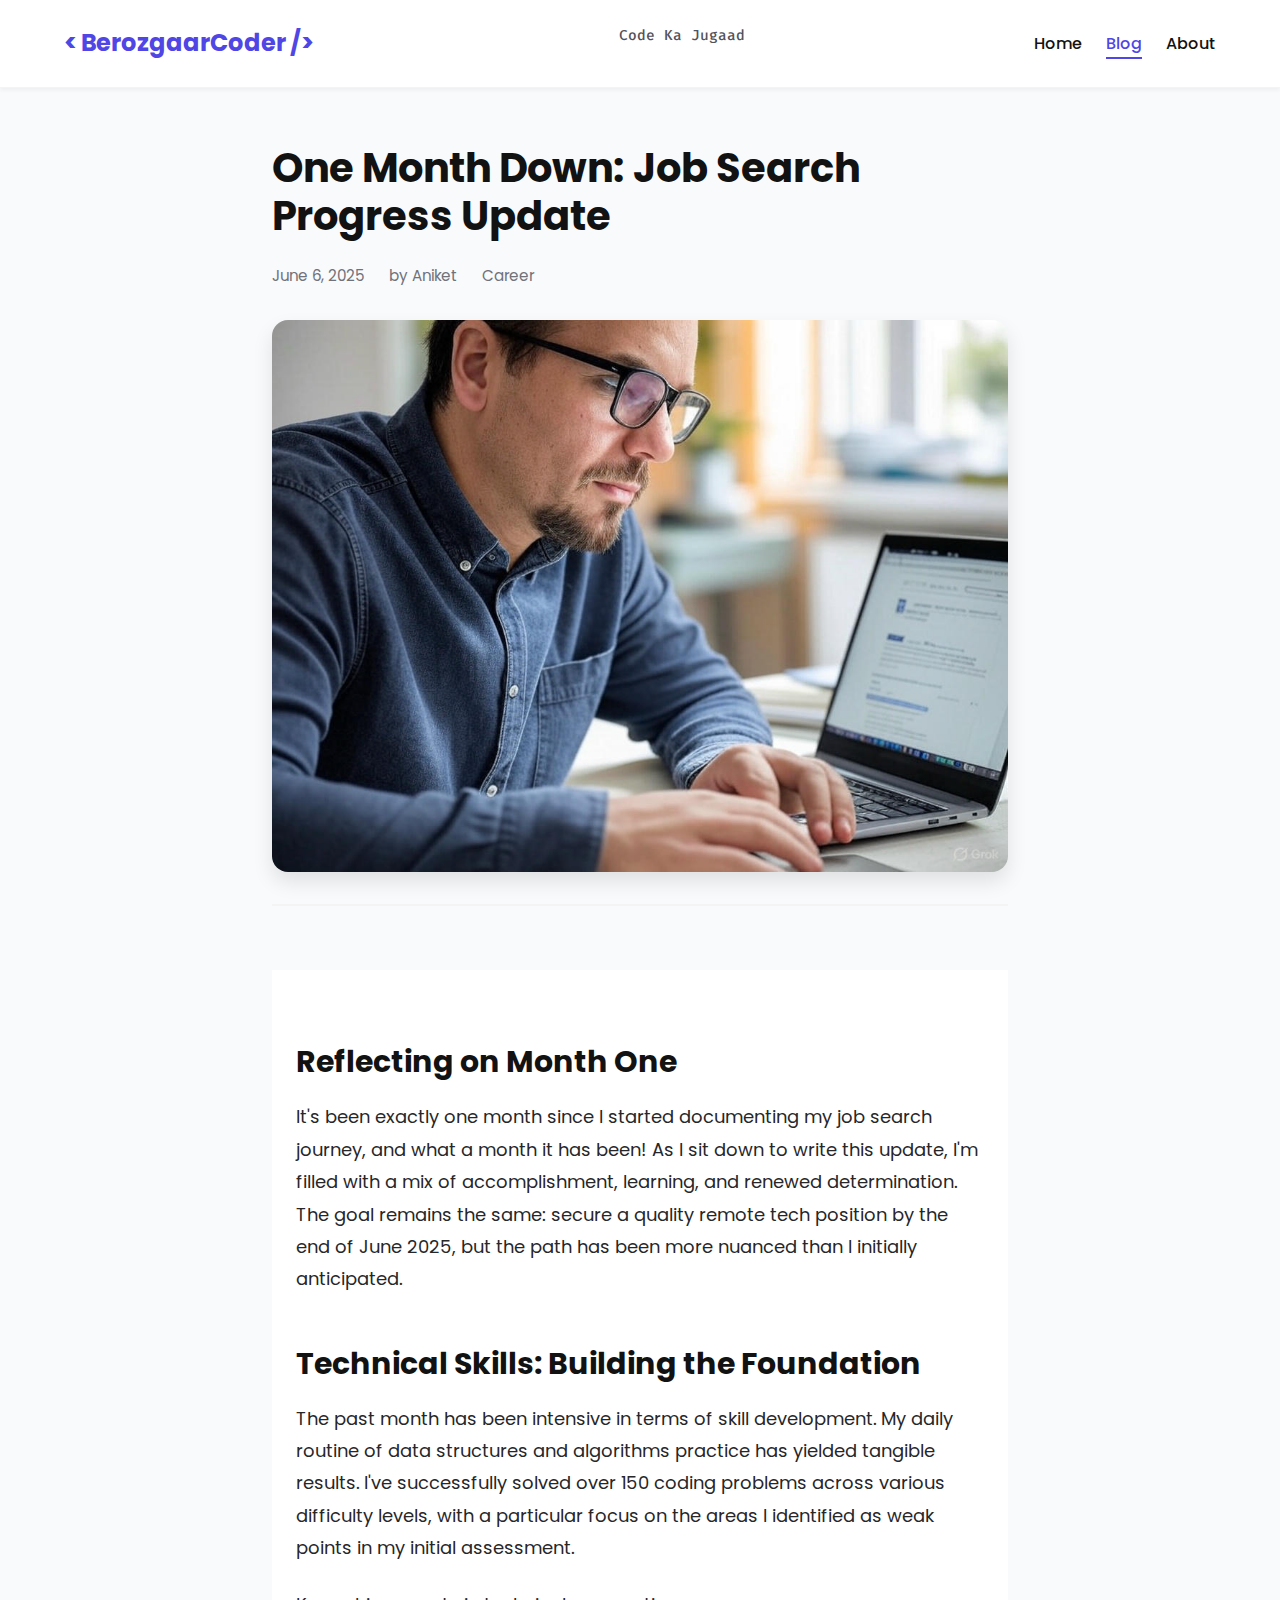
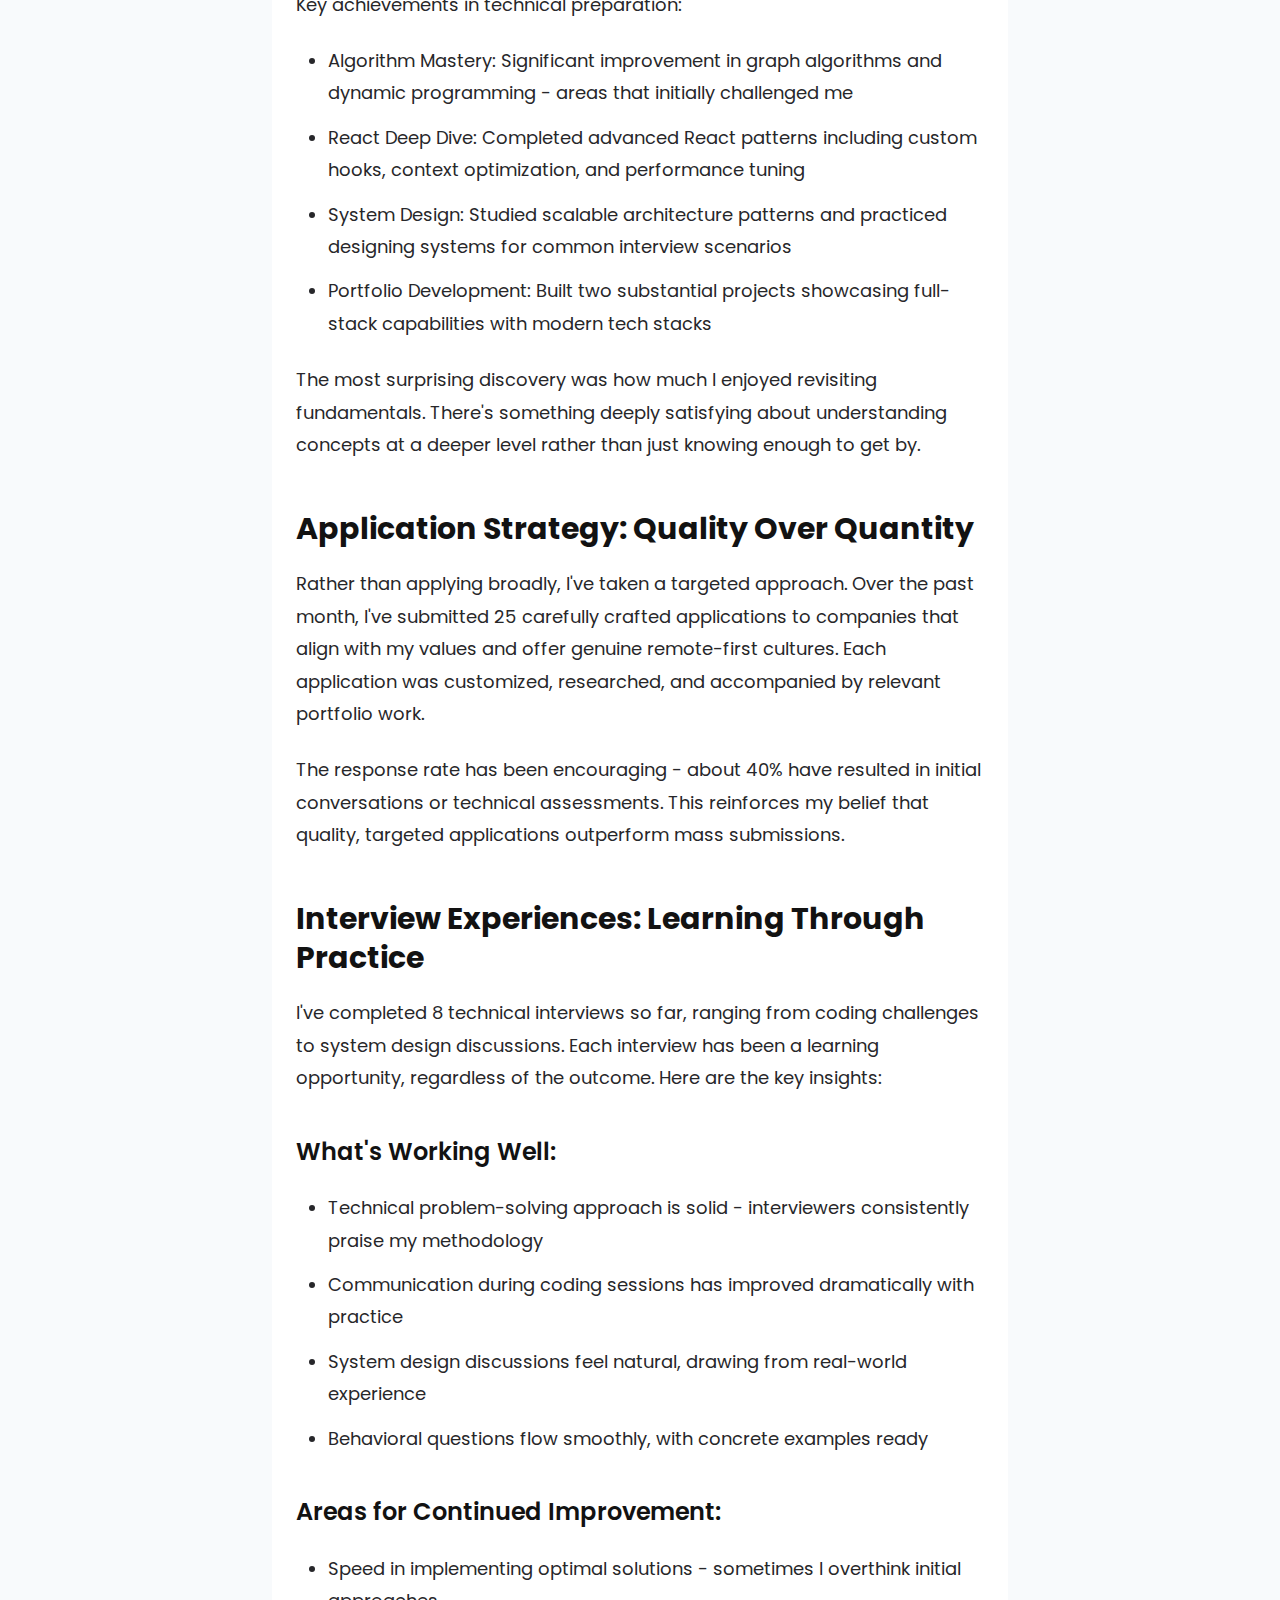
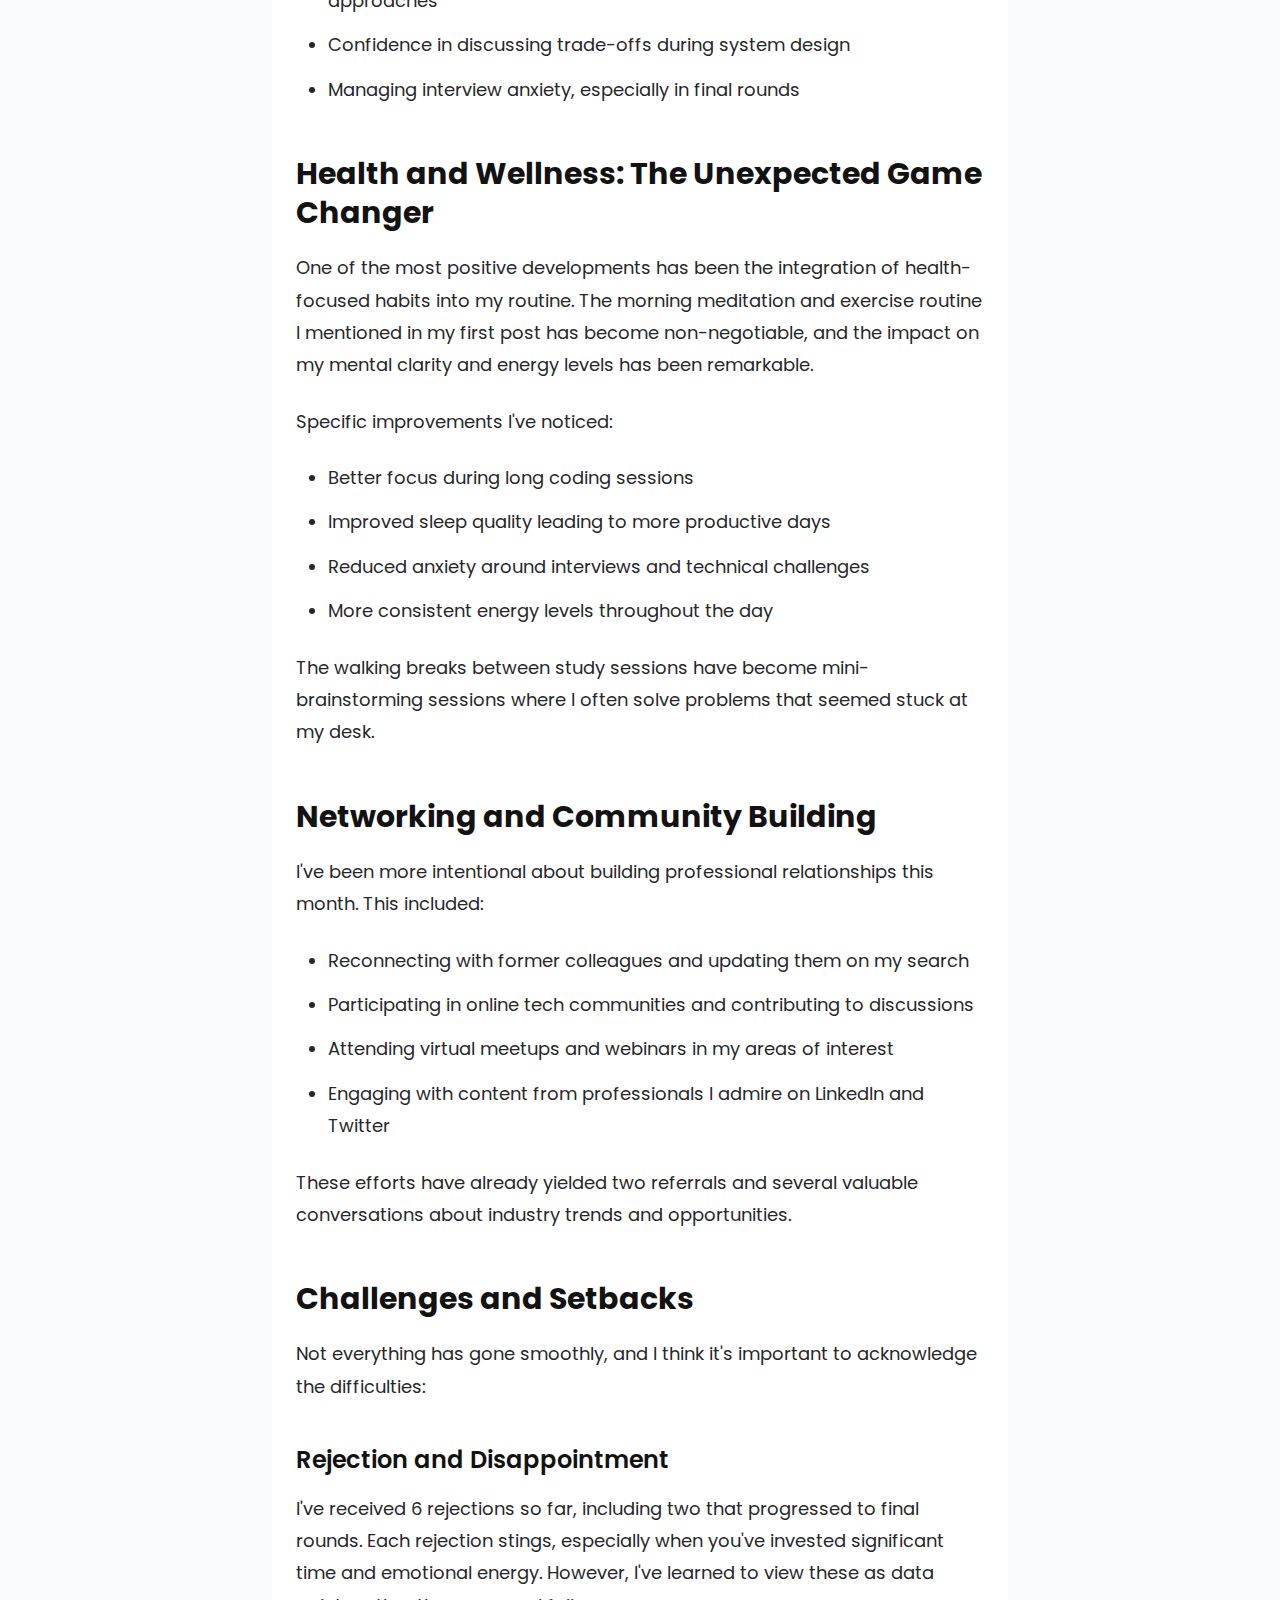
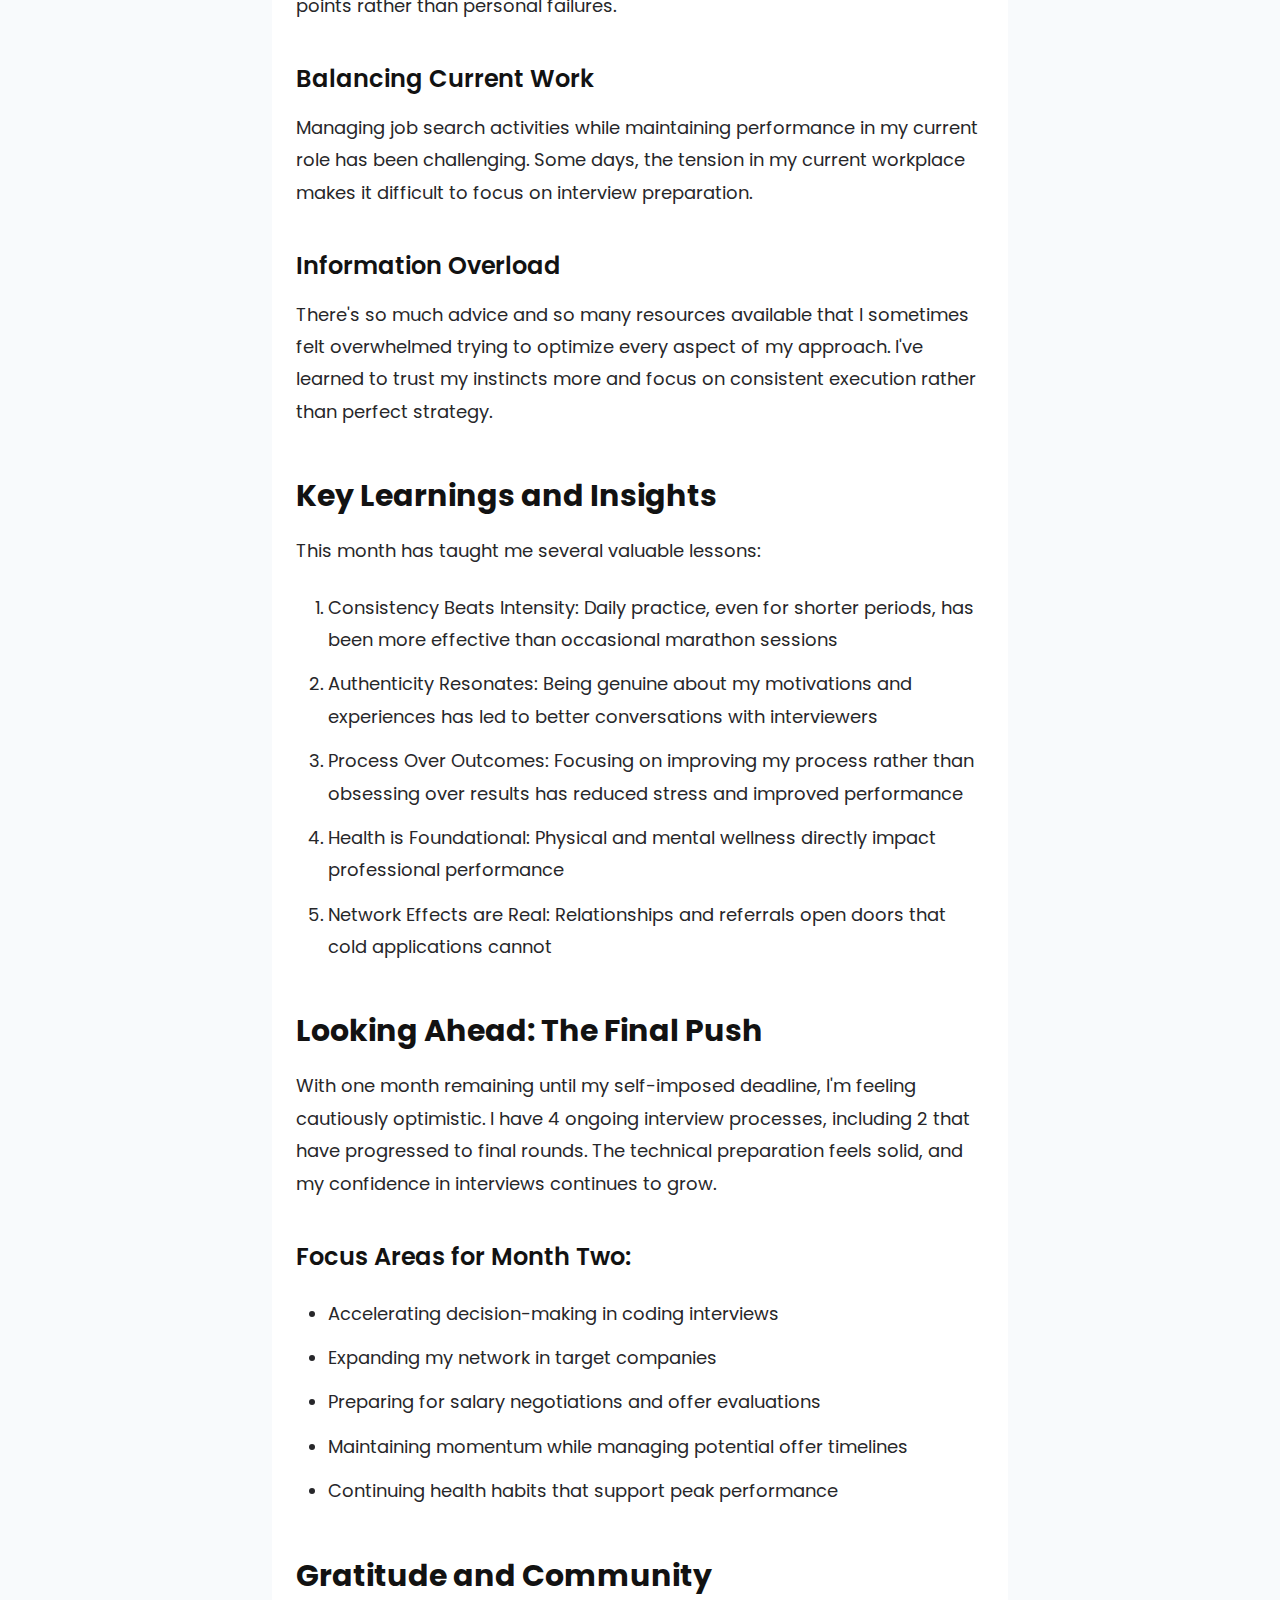
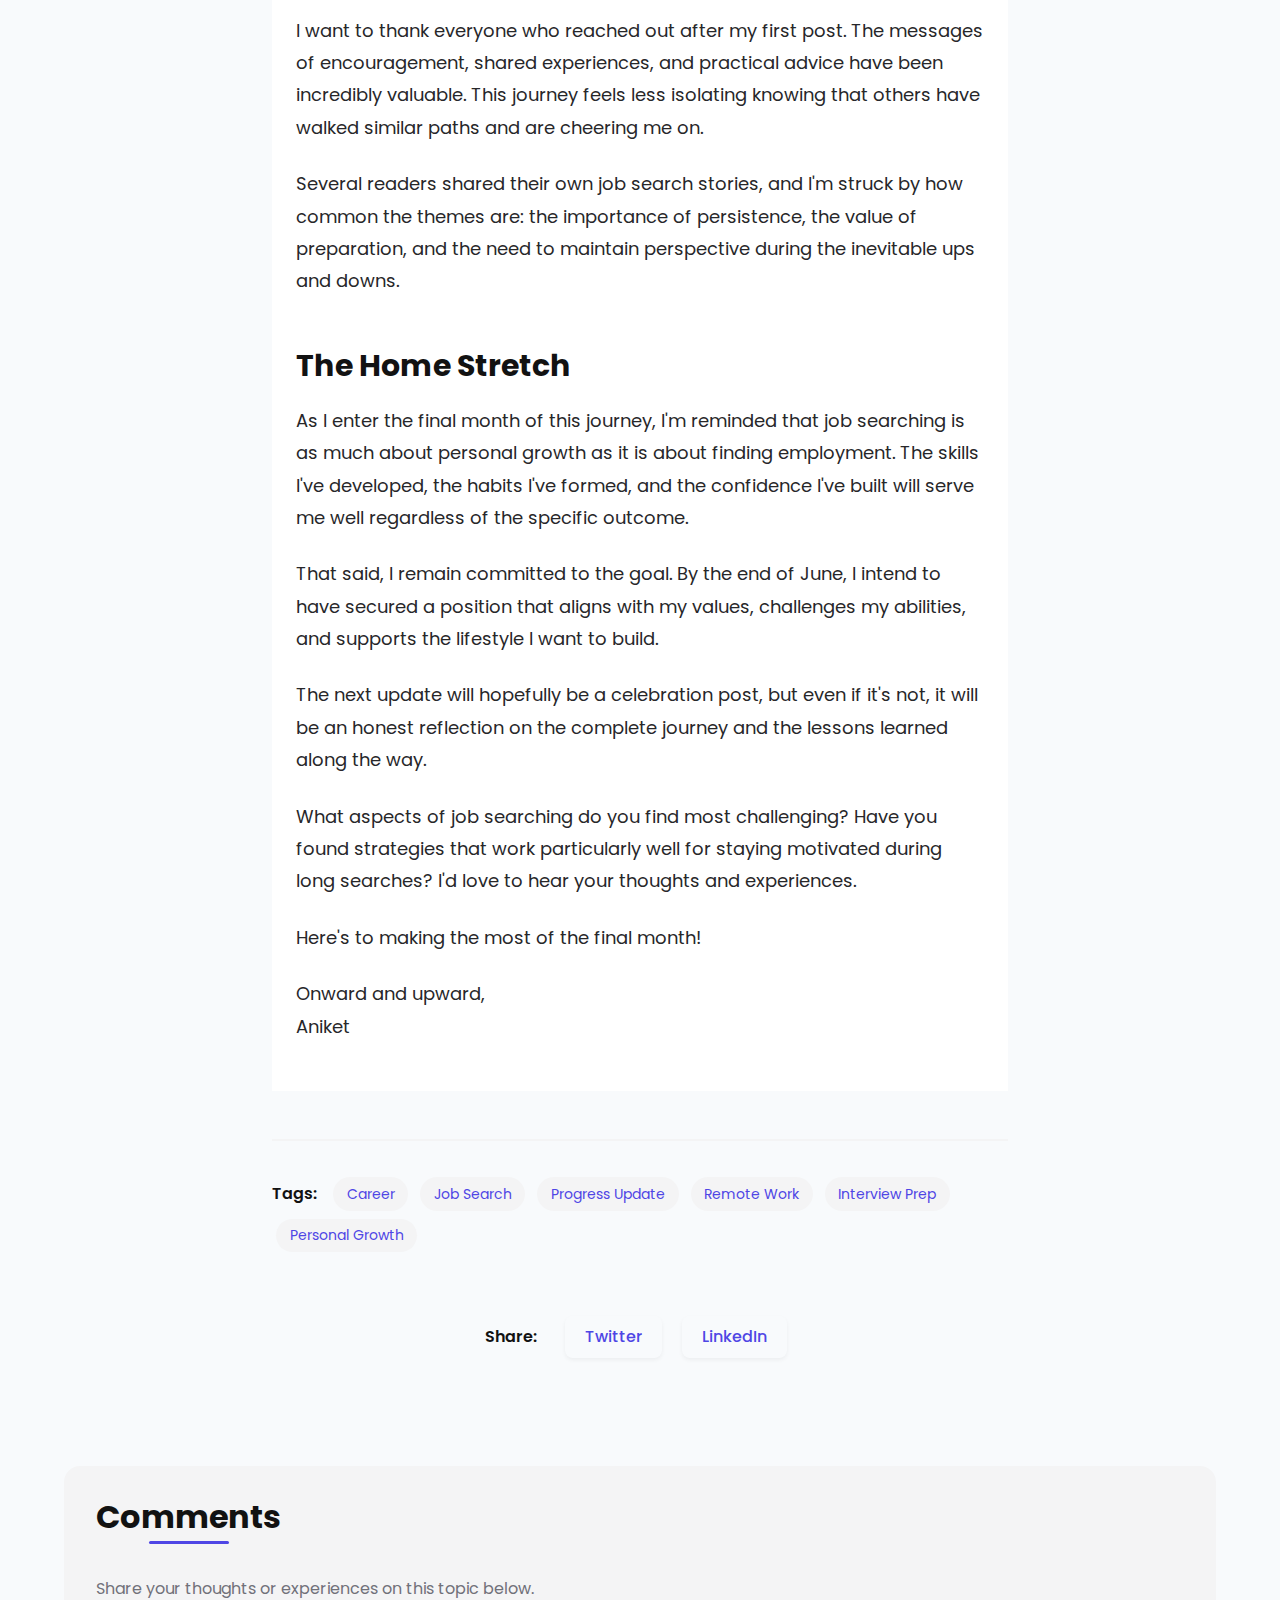
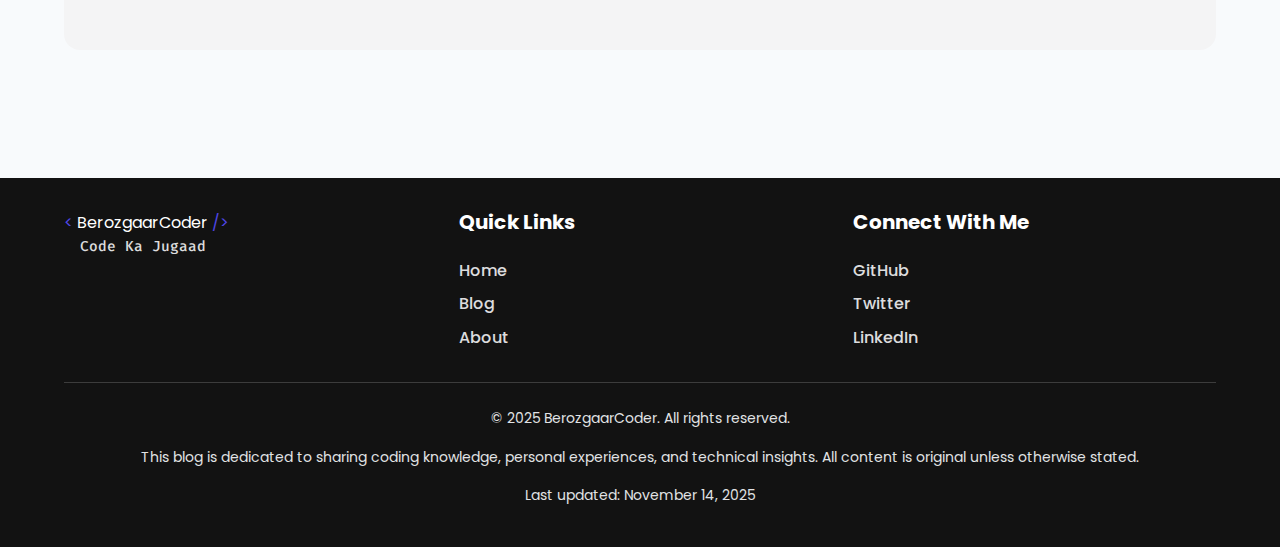
<file: posts/one-month-down-job-search-progress-update.html>
<!DOCTYPE html>
<html lang="en">
<head>
    <meta charset="UTF-8">
    <meta name="viewport" content="width=device-width, initial-scale=1.0">
    <title>One Month Down: Job Search Progress Update | BerozgaarCoder</title>
    <meta name="description" content="A month into my job search journey - reflecting on progress made, challenges faced, and lessons learned while pursuing a remote tech role by June 2025.">
    
    <!-- Open Graph / Social Media Meta Tags -->
    <meta property="og:title" content="One Month Down: Job Search Progress Update | BerozgaarCoder">
    <meta property="og:description" content="A month into my job search journey - reflecting on progress made, challenges faced, and lessons learned while pursuing a remote tech role by June 2025.">
    <meta property="og:type" content="article">
    <meta property="og:url" content="https://berozgaarcoder.com/posts/one-month-down-job-search-progress-update.html">
    <meta property="og:image" content="https://berozgaarcoder.com/images/progress-update.jpg">
    <meta property="article:published_time" content="2025-06-06T10:00:00+05:30">
    <meta property="article:author" content="Aniket">
    
    <!-- LinkedIn Meta Tags -->
    <meta property="linkedin:title" content="One Month Down: Job Search Progress Update | BerozgaarCoder">
    <meta property="linkedin:description" content="A month into my job search journey - reflecting on progress made, challenges faced, and lessons learned while pursuing a remote tech role by June 2025.">
    <meta property="linkedin:image" content="https://berozgaarcoder.com/images/progress-update.jpg">
    
    <!-- Twitter Card data -->
    <meta name="twitter:card" content="summary_large_image">
    <meta name="twitter:title" content="One Month Down: Job Search Progress Update | BerozgaarCoder">
    <meta name="twitter:description" content="A month into my job search journey - reflecting on progress made, challenges faced, and lessons learned while pursuing a remote tech role by June 2025.">
    <meta name="twitter:image" content="https://berozgaarcoder.com/images/progress-update.jpg">
    
    <!-- Favicon -->
    <link rel="icon" href="/images/favicon.ico">
    <link rel="apple-touch-icon" href="/images/apple-touch-icon.png">
    
    <!-- CSS -->
    <link rel="stylesheet" href="/css/style.css">
    
    <!-- Google Fonts -->
    <link rel="preconnect" href="https://fonts.googleapis.com">
    <link rel="preconnect" href="https://fonts.gstatic.com" crossorigin>
    <link href="https://fonts.googleapis.com/css2?family=Poppins:wght@400;500;600;700&family=Fira+Code:wght@400;500&display=swap" rel="stylesheet">
</head>
<body>
    <header class="site-header">
        <div class="container">
            <div class="logo">
                <a href="/">
                    <span class="logo-text">BerozgaarCoder</span>
                </a>
            </div>
            <p class="tagline">Code Ka Jugaad</p>
            
            <nav class="main-nav">
                <ul>
                    <li><a href="/">Home</a></li>
                    <li><a href="/posts" class="active">Blog</a></li>
                    <li><a href="/about.html">About</a></li>
                </ul>
            </nav>
        </div>
    </header>

    <main class="site-main">
        <div class="container">
            <article class="blog-post">
                <header class="post-header">
                    <h1>One Month Down: Job Search Progress Update</h1>
                    <div class="post-meta">
                        <time datetime="2025-06-06">June 6, 2025</time>
                        <span class="post-author">by Aniket</span>
                        <span class="post-category">Career</span>
                        <!-- Reading time will be added by JS -->
                    </div>
                    <img src="/images/lp.jpg" alt="Progress tracking and reflection on job search journey" class="post-featured-image">
                </header>
                
                <div class="post-content">
                    <h2>Reflecting on Month One</h2>
                    <p>It's been exactly one month since I started documenting my job search journey, and what a month it has been! As I sit down to write this update, I'm filled with a mix of accomplishment, learning, and renewed determination. The goal remains the same: secure a quality remote tech position by the end of June 2025, but the path has been more nuanced than I initially anticipated.</p>
                    
                    <h2>Technical Skills: Building the Foundation</h2>
                    <p>The past month has been intensive in terms of skill development. My daily routine of data structures and algorithms practice has yielded tangible results. I've successfully solved over 150 coding problems across various difficulty levels, with a particular focus on the areas I identified as weak points in my initial assessment.</p>
                    
                    <p>Key achievements in technical preparation:</p>
                    <ul>
                        <li>Algorithm Mastery: Significant improvement in graph algorithms and dynamic programming - areas that initially challenged me</li>
                        <li>React Deep Dive: Completed advanced React patterns including custom hooks, context optimization, and performance tuning</li>
                        <li>System Design: Studied scalable architecture patterns and practiced designing systems for common interview scenarios</li>
                        <li>Portfolio Development: Built two substantial projects showcasing full-stack capabilities with modern tech stacks</li>
                    </ul>
                    
                    <p>The most surprising discovery was how much I enjoyed revisiting fundamentals. There's something deeply satisfying about understanding concepts at a deeper level rather than just knowing enough to get by.</p>
                    
                    <h2>Application Strategy: Quality Over Quantity</h2>
                    <p>Rather than applying broadly, I've taken a targeted approach. Over the past month, I've submitted 25 carefully crafted applications to companies that align with my values and offer genuine remote-first cultures. Each application was customized, researched, and accompanied by relevant portfolio work.</p>
                    
                    <p>The response rate has been encouraging - about 40% have resulted in initial conversations or technical assessments. This reinforces my belief that quality, targeted applications outperform mass submissions.</p>
                    
                    <h2>Interview Experiences: Learning Through Practice</h2>
                    <p>I've completed 8 technical interviews so far, ranging from coding challenges to system design discussions. Each interview has been a learning opportunity, regardless of the outcome. Here are the key insights:</p>
                    
                    <h3>What's Working Well:</h3>
                    <ul>
                        <li>Technical problem-solving approach is solid - interviewers consistently praise my methodology</li>
                        <li>Communication during coding sessions has improved dramatically with practice</li>
                        <li>System design discussions feel natural, drawing from real-world experience</li>
                        <li>Behavioral questions flow smoothly, with concrete examples ready</li>
                    </ul>
                    
                    <h3>Areas for Continued Improvement:</h3>
                    <ul>
                        <li>Speed in implementing optimal solutions - sometimes I overthink initial approaches</li>
                        <li>Confidence in discussing trade-offs during system design</li>
                        <li>Managing interview anxiety, especially in final rounds</li>
                    </ul>
                    
                    <h2>Health and Wellness: The Unexpected Game Changer</h2>
                    <p>One of the most positive developments has been the integration of health-focused habits into my routine. The morning meditation and exercise routine I mentioned in my first post has become non-negotiable, and the impact on my mental clarity and energy levels has been remarkable.</p>
                    
                    <p>Specific improvements I've noticed:</p>
                    <ul>
                        <li>Better focus during long coding sessions</li>
                        <li>Improved sleep quality leading to more productive days</li>
                        <li>Reduced anxiety around interviews and technical challenges</li>
                        <li>More consistent energy levels throughout the day</li>
                    </ul>
                    
                    <p>The walking breaks between study sessions have become mini-brainstorming sessions where I often solve problems that seemed stuck at my desk.</p>
                    
                    <h2>Networking and Community Building</h2>
                    <p>I've been more intentional about building professional relationships this month. This included:</p>
                    <ul>
                        <li>Reconnecting with former colleagues and updating them on my search</li>
                        <li>Participating in online tech communities and contributing to discussions</li>
                        <li>Attending virtual meetups and webinars in my areas of interest</li>
                        <li>Engaging with content from professionals I admire on LinkedIn and Twitter</li>
                    </ul>
                    
                    <p>These efforts have already yielded two referrals and several valuable conversations about industry trends and opportunities.</p>
                    
                    <h2>Challenges and Setbacks</h2>
                    <p>Not everything has gone smoothly, and I think it's important to acknowledge the difficulties:</p>
                    
                    <h3>Rejection and Disappointment</h3>
                    <p>I've received 6 rejections so far, including two that progressed to final rounds. Each rejection stings, especially when you've invested significant time and emotional energy. However, I've learned to view these as data points rather than personal failures.</p>
                    
                    <h3>Balancing Current Work</h3>
                    <p>Managing job search activities while maintaining performance in my current role has been challenging. Some days, the tension in my current workplace makes it difficult to focus on interview preparation.</p>
                    
                    <h3>Information Overload</h3>
                    <p>There's so much advice and so many resources available that I sometimes felt overwhelmed trying to optimize every aspect of my approach. I've learned to trust my instincts more and focus on consistent execution rather than perfect strategy.</p>
                    
                    <h2>Key Learnings and Insights</h2>
                    <p>This month has taught me several valuable lessons:</p>
                    
                    <ol>
                        <li>Consistency Beats Intensity: Daily practice, even for shorter periods, has been more effective than occasional marathon sessions</li>
                        <li>Authenticity Resonates: Being genuine about my motivations and experiences has led to better conversations with interviewers</li>
                        <li>Process Over Outcomes: Focusing on improving my process rather than obsessing over results has reduced stress and improved performance</li>
                        <li>Health is Foundational: Physical and mental wellness directly impact professional performance</li>
                        <li>Network Effects are Real: Relationships and referrals open doors that cold applications cannot</li>
                    </ol>
                    
                    <h2>Looking Ahead: The Final Push</h2>
                    <p>With one month remaining until my self-imposed deadline, I'm feeling cautiously optimistic. I have 4 ongoing interview processes, including 2 that have progressed to final rounds. The technical preparation feels solid, and my confidence in interviews continues to grow.</p>
                    
                    <h3>Focus Areas for Month Two:</h3>
                    <ul>
                        <li>Accelerating decision-making in coding interviews</li>
                        <li>Expanding my network in target companies</li>
                        <li>Preparing for salary negotiations and offer evaluations</li>
                        <li>Maintaining momentum while managing potential offer timelines</li>
                        <li>Continuing health habits that support peak performance</li>
                    </ul>
                    
                    <h2>Gratitude and Community</h2>
                    <p>I want to thank everyone who reached out after my first post. The messages of encouragement, shared experiences, and practical advice have been incredibly valuable. This journey feels less isolating knowing that others have walked similar paths and are cheering me on.</p>
                    
                    <p>Several readers shared their own job search stories, and I'm struck by how common the themes are: the importance of persistence, the value of preparation, and the need to maintain perspective during the inevitable ups and downs.</p>
                    
                    <h2>The Home Stretch</h2>
                    <p>As I enter the final month of this journey, I'm reminded that job searching is as much about personal growth as it is about finding employment. The skills I've developed, the habits I've formed, and the confidence I've built will serve me well regardless of the specific outcome.</p>
                    
                    <p>That said, I remain committed to the goal. By the end of June, I intend to have secured a position that aligns with my values, challenges my abilities, and supports the lifestyle I want to build.</p>
                    
                    <p>The next update will hopefully be a celebration post, but even if it's not, it will be an honest reflection on the complete journey and the lessons learned along the way.</p>
                    
                    <p>What aspects of job searching do you find most challenging? Have you found strategies that work particularly well for staying motivated during long searches? I'd love to hear your thoughts and experiences.</p>
                    
                    <p>Here's to making the most of the final month!</p>
                    
                    <p>Onward and upward,<br>Aniket</p>
                </div>
                
                <footer class="post-footer">
                    <div class="post-tags">
                        <span>Tags:</span>
                        <a href="/tag/career">Career</a>
                        <a href="/tag/job-search">Job Search</a>
                        <a href="/tag/progress-update">Progress Update</a>
                        <a href="/tag/remote-work">Remote Work</a>
                        <a href="/tag/interview-prep">Interview Prep</a>
                        <a href="/tag/personal-growth">Personal Growth</a>
                    </div>
                    
                    <div class="post-share">
                        <span>Share:</span>
                        <a href="https://twitter.com/intent/tweet?url=https://berozgaarcoder.com/posts/one-month-down-job-search-progress-update.html&text=One Month Down: Job Search Progress Update" target="_blank">Twitter</a>
                        <a href="https://www.linkedin.com/shareArticle?mini=true&url=https://berozgaarcoder.com/posts/one-month-down-job-search-progress-update.html&title=One Month Down: Job Search Progress Update" target="_blank">LinkedIn</a>
                    </div>
                </footer>
            </article>
            
            <section class="comments">
                <h2>Comments</h2>
                <div class="comment-system">
                    <!-- Commenting system code would go here -->
                    <p>Share your thoughts or experiences on this topic below.</p>
                </div>
            </section>
        </div>
    </main>

    <footer class="site-footer">
        <div class="container">
            <div class="footer-content">
                <div class="footer-logo">
                    <span class="logo-text">BerozgaarCoder</span>
                    <p class="tagline">Code Ka Jugaad</p>
                </div>
                
                <div class="footer-links">
                    <h3>Quick Links</h3>
                    <ul>
                        <li><a href="/" class="footer-link">Home</a></li>
                        <li><a href="/posts" class="footer-link">Blog</a></li>
                        <li><a href="/about.html" class="footer-link">About</a></li>
                    </ul>
                </div>
                
                <div class="footer-social">
                    <h3>Connect With Me</h3>
                    <ul class="social-links">
                        <li><a href="https://github.com/aniketmaithani" target="_blank" rel="noopener" aria-label="GitHub Profile" class="social-link">GitHub</a></li>
                        <li><a href="https://twitter.com/2aniketmaithani" target="_blank" rel="noopener" aria-label="Twitter Profile" class="social-link">Twitter</a></li>
                        <li><a href="https://linkedin.com/in/aniketmaithani" target="_blank" rel="noopener" aria-label="LinkedIn Profile" class="social-link">LinkedIn</a></li>
                    </ul>
                </div>
            </div>
            
            <div class="footer-bottom">
                <p class="copyright">&copy; 2025 BerozgaarCoder. All rights reserved.</p>
                <p class="footer-description">This blog is dedicated to sharing coding knowledge, personal experiences, and technical insights. All content is original unless otherwise stated.</p>
                <p class="last-updated">Last updated: <time datetime="2025-11-14">November 14, 2025</time></p>
            </div>
        </div>
    </footer>

    <!-- JavaScript -->
    <script src="/js/main.js"></script>
</body>
</html>
</file>
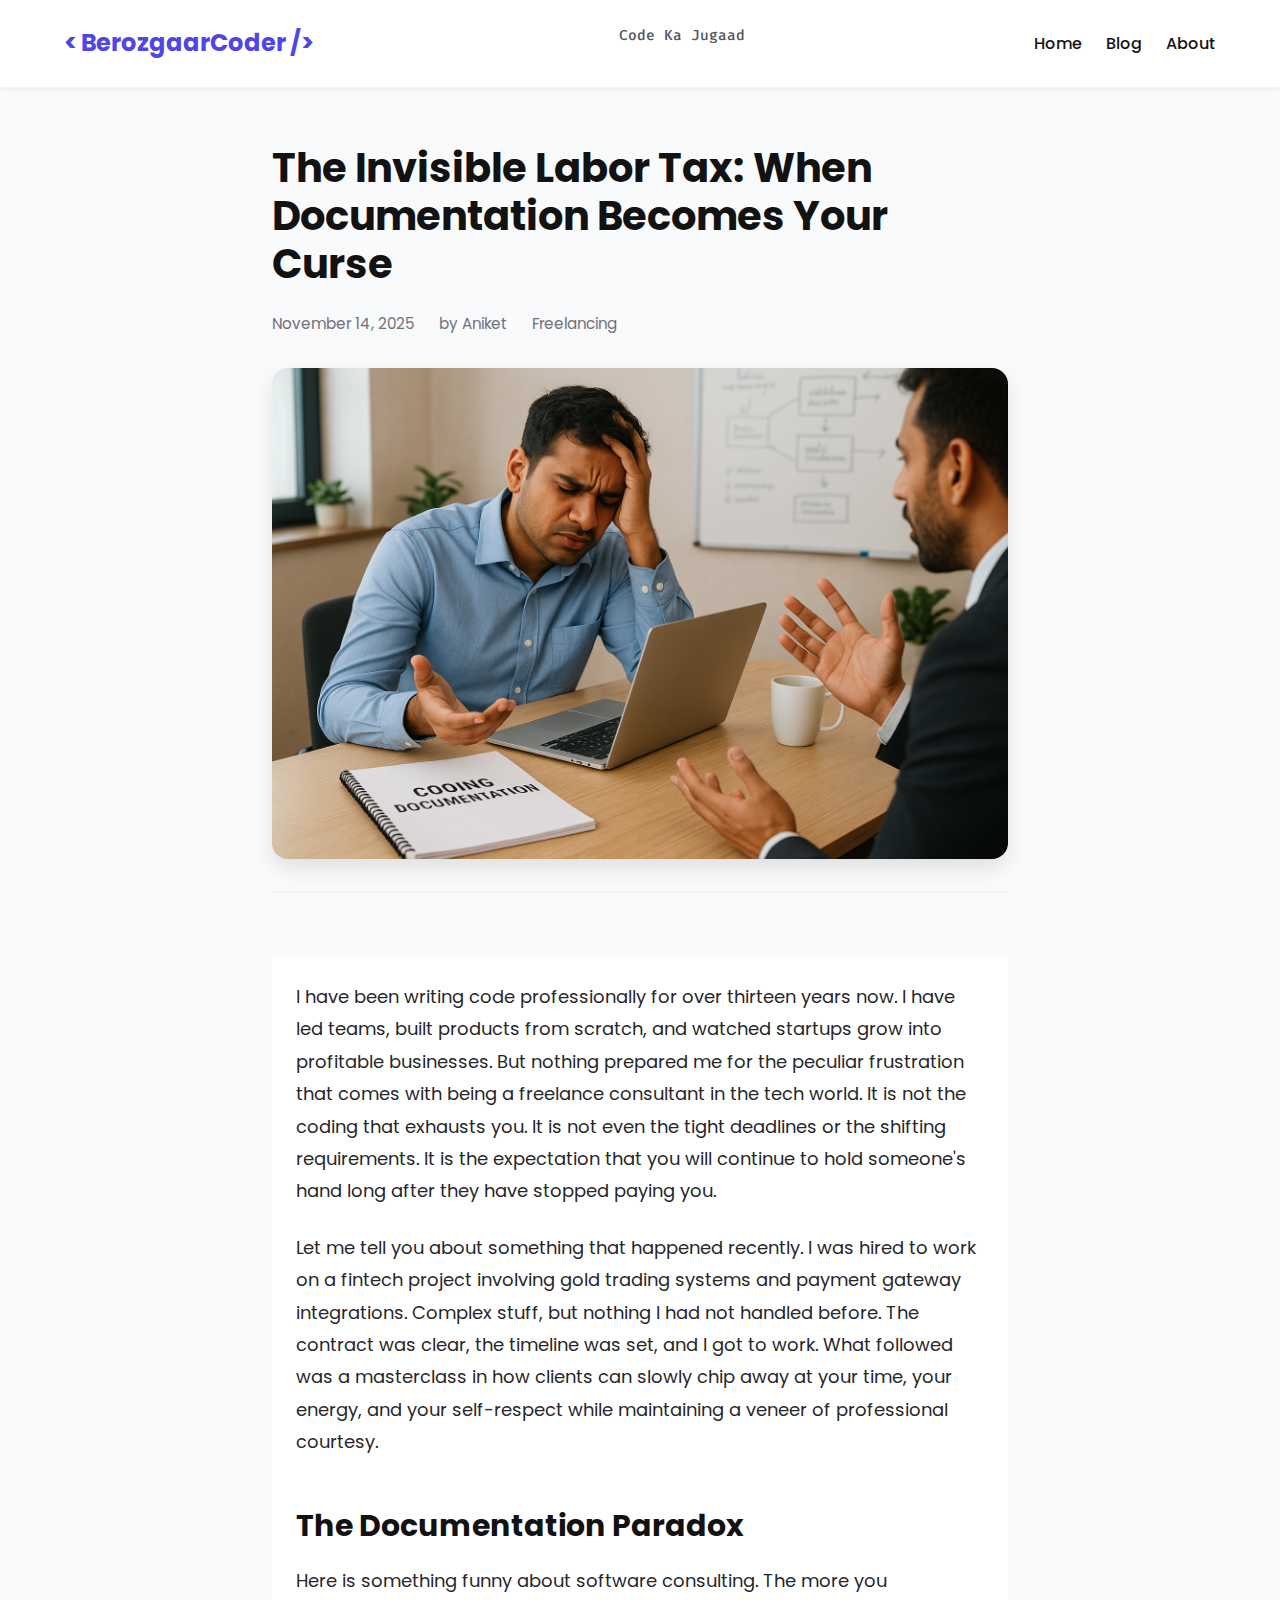
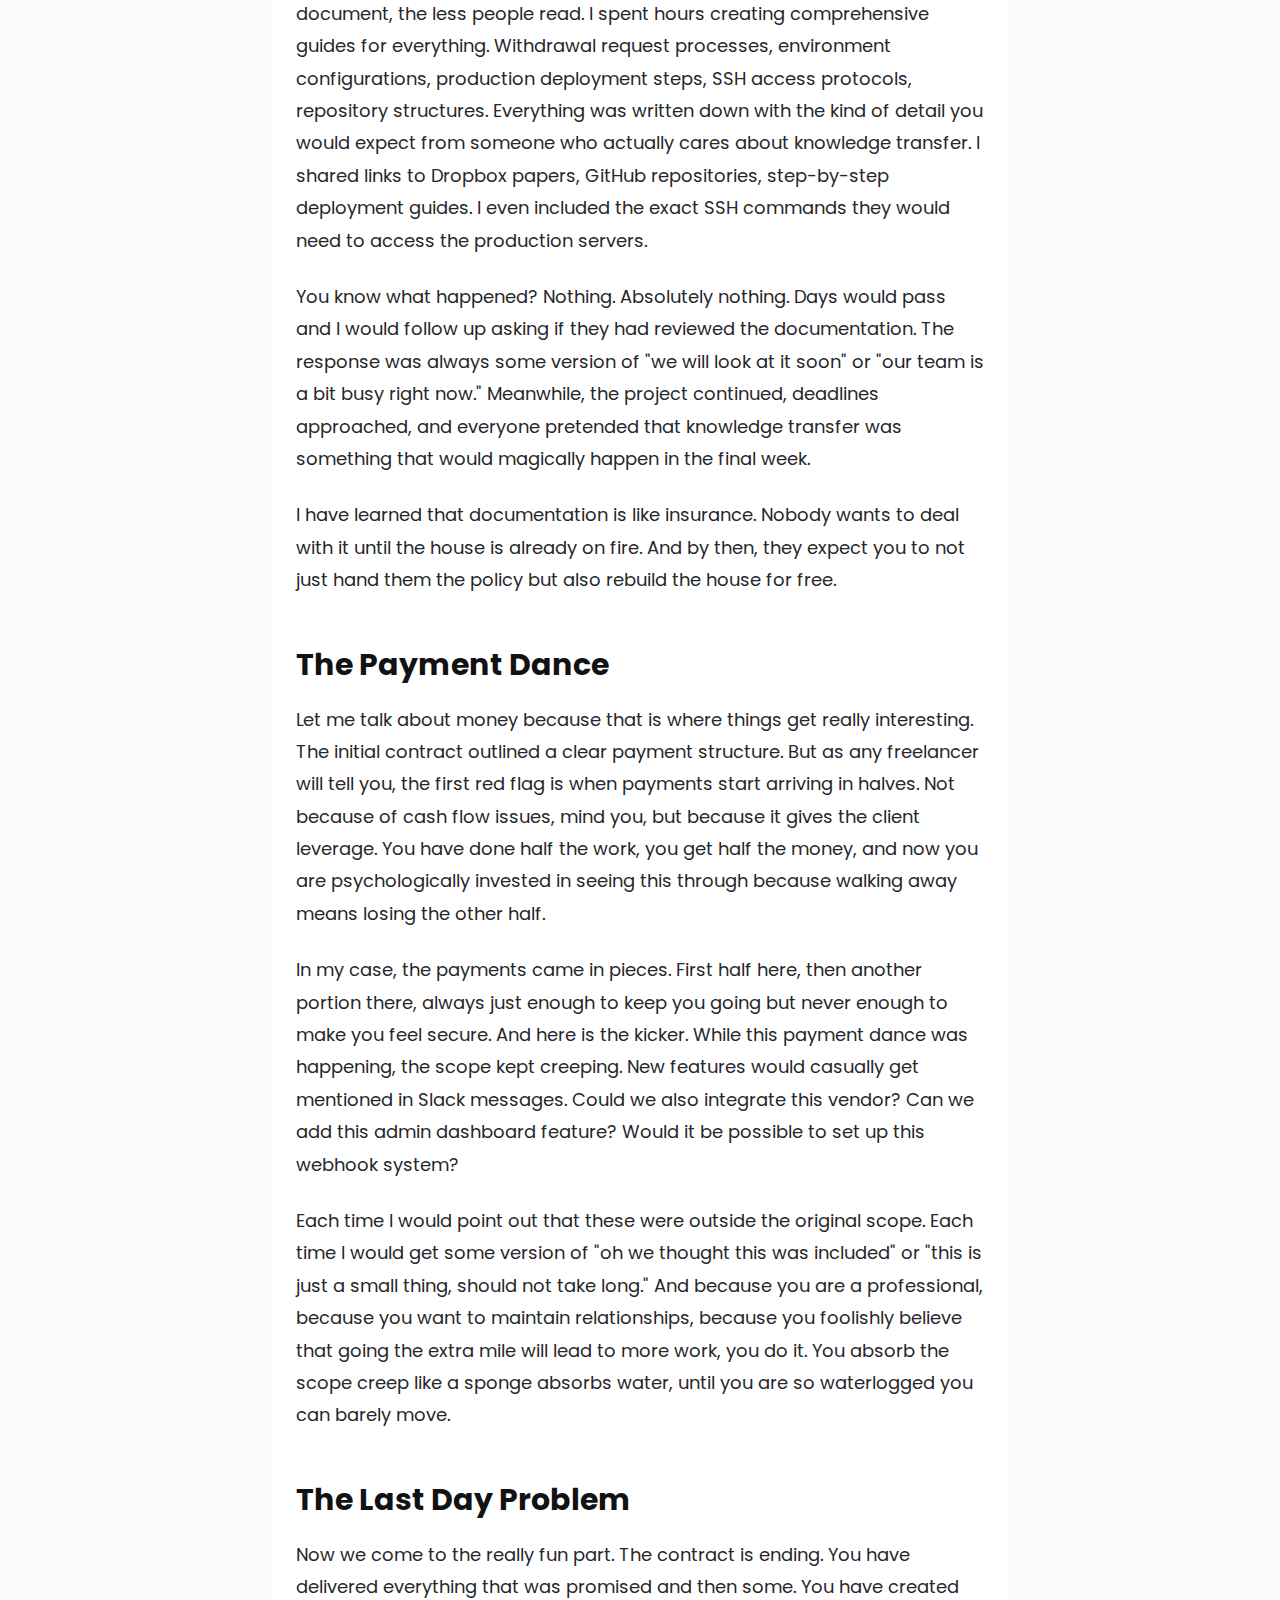
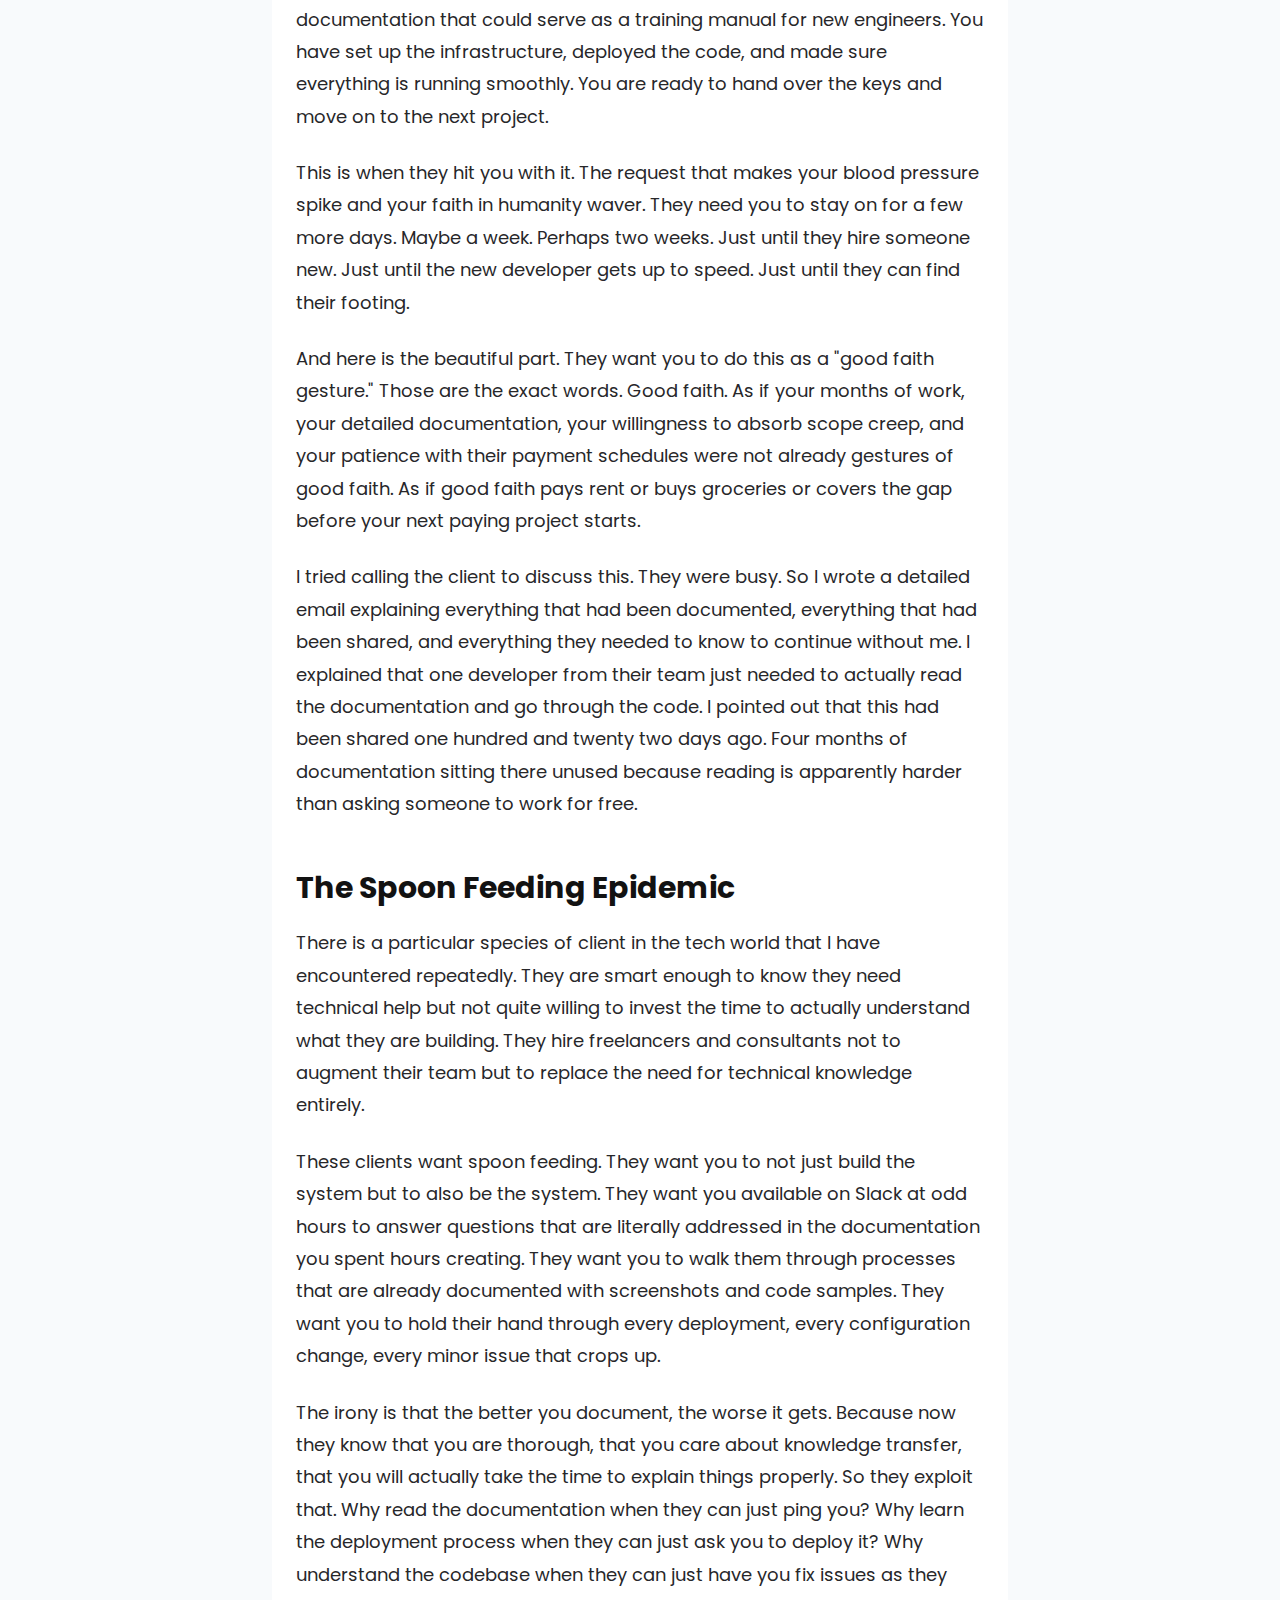
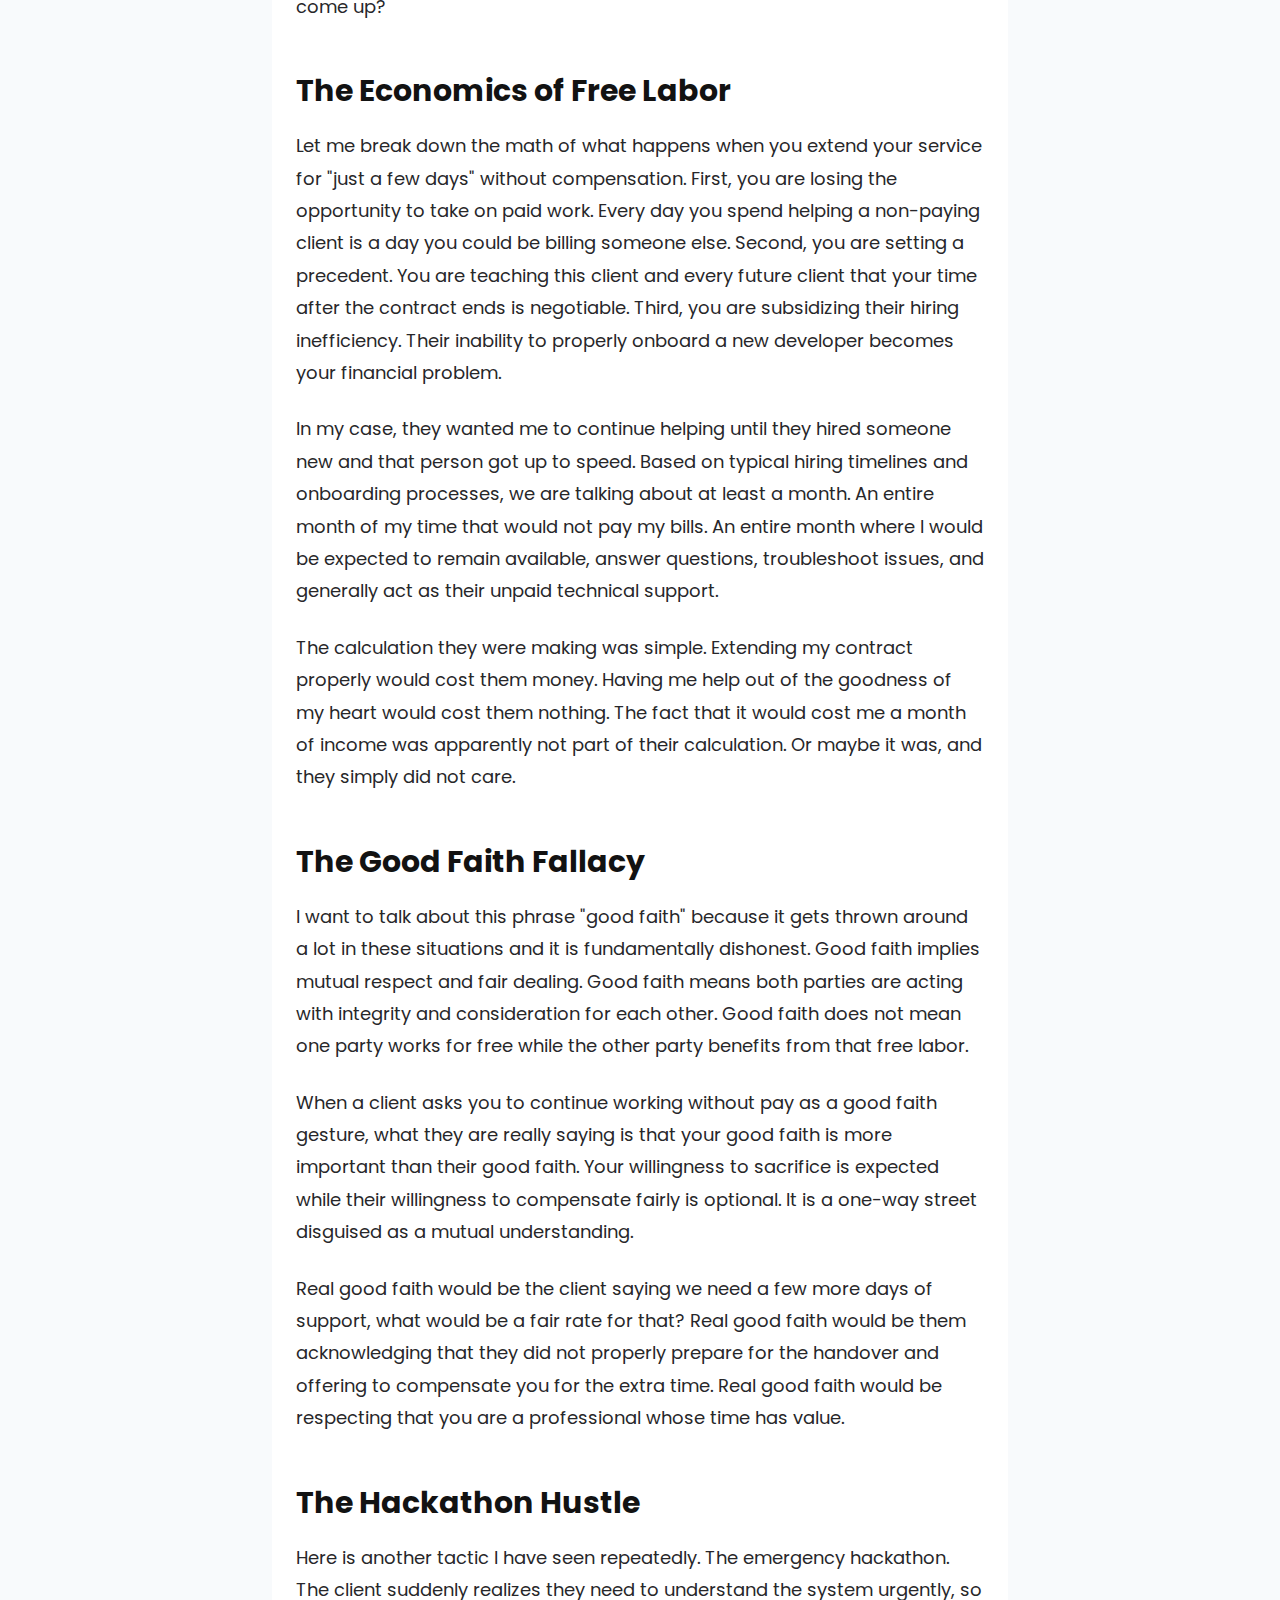
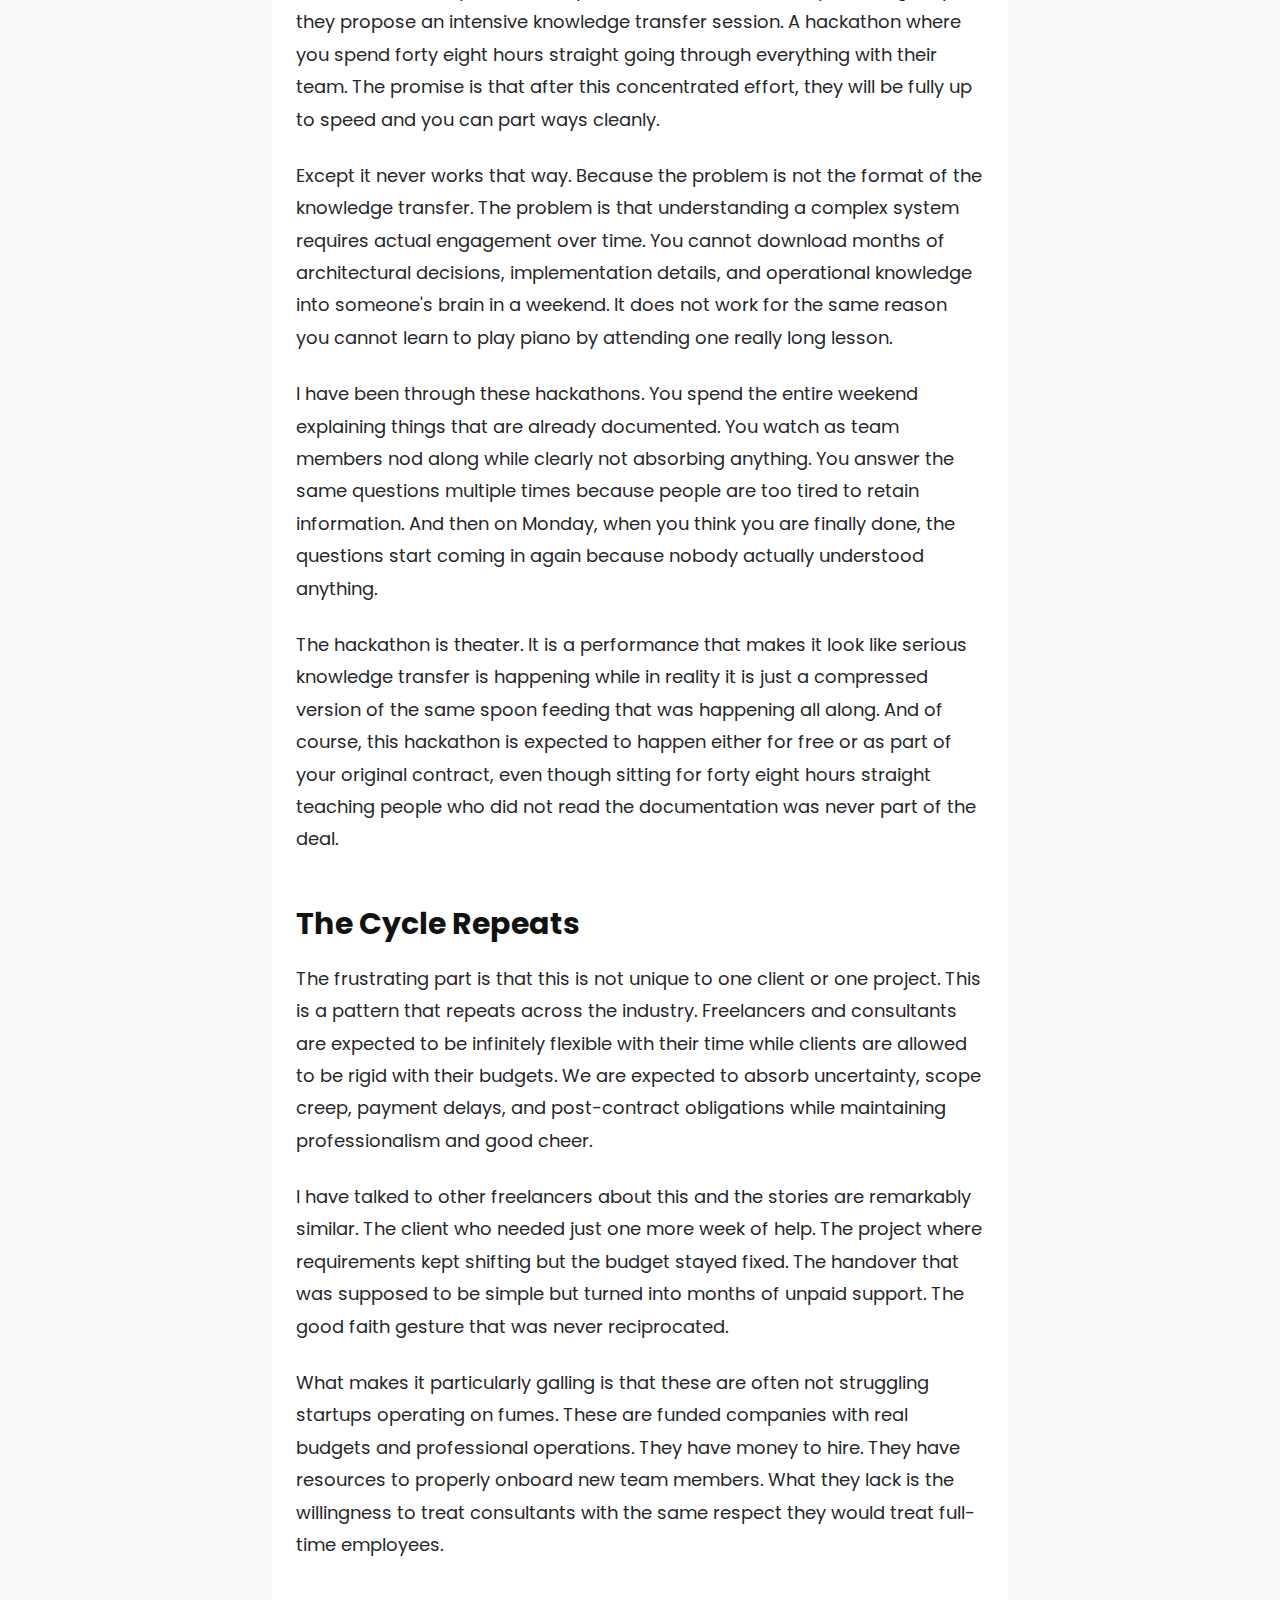
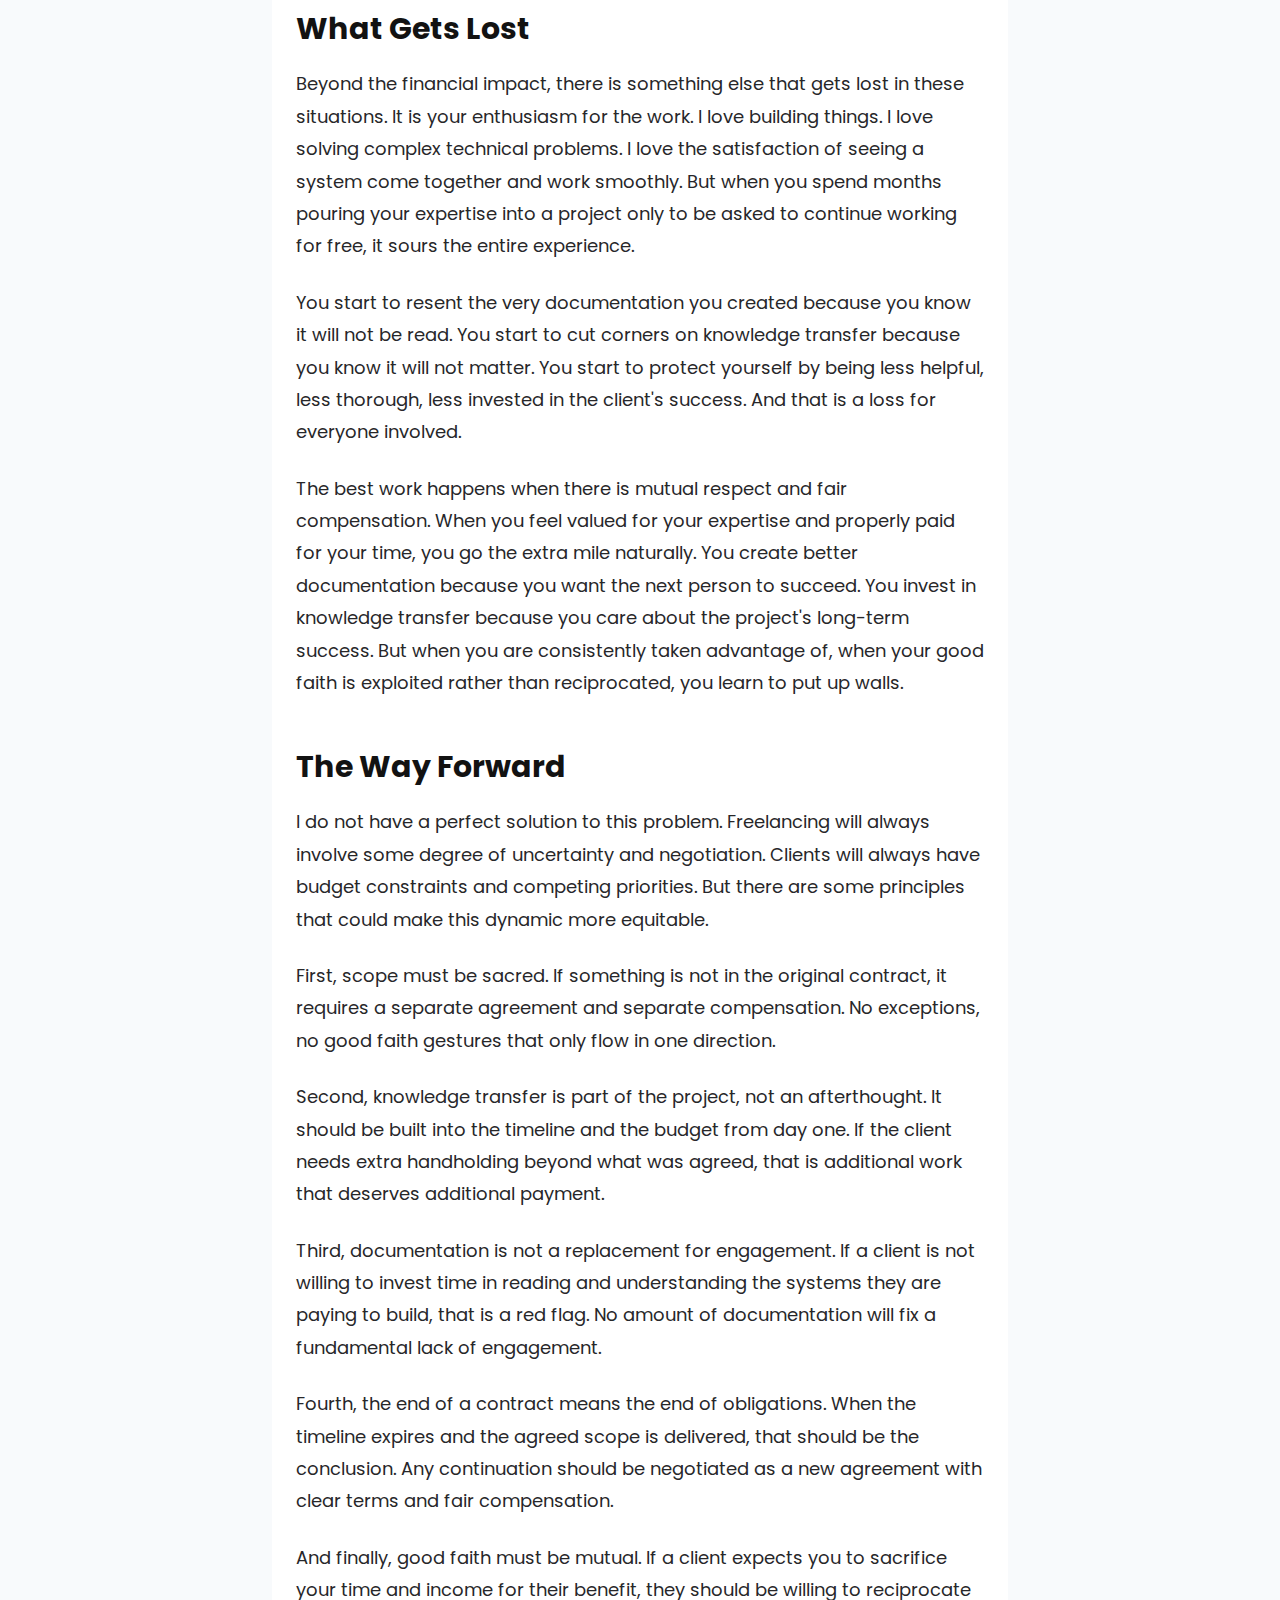
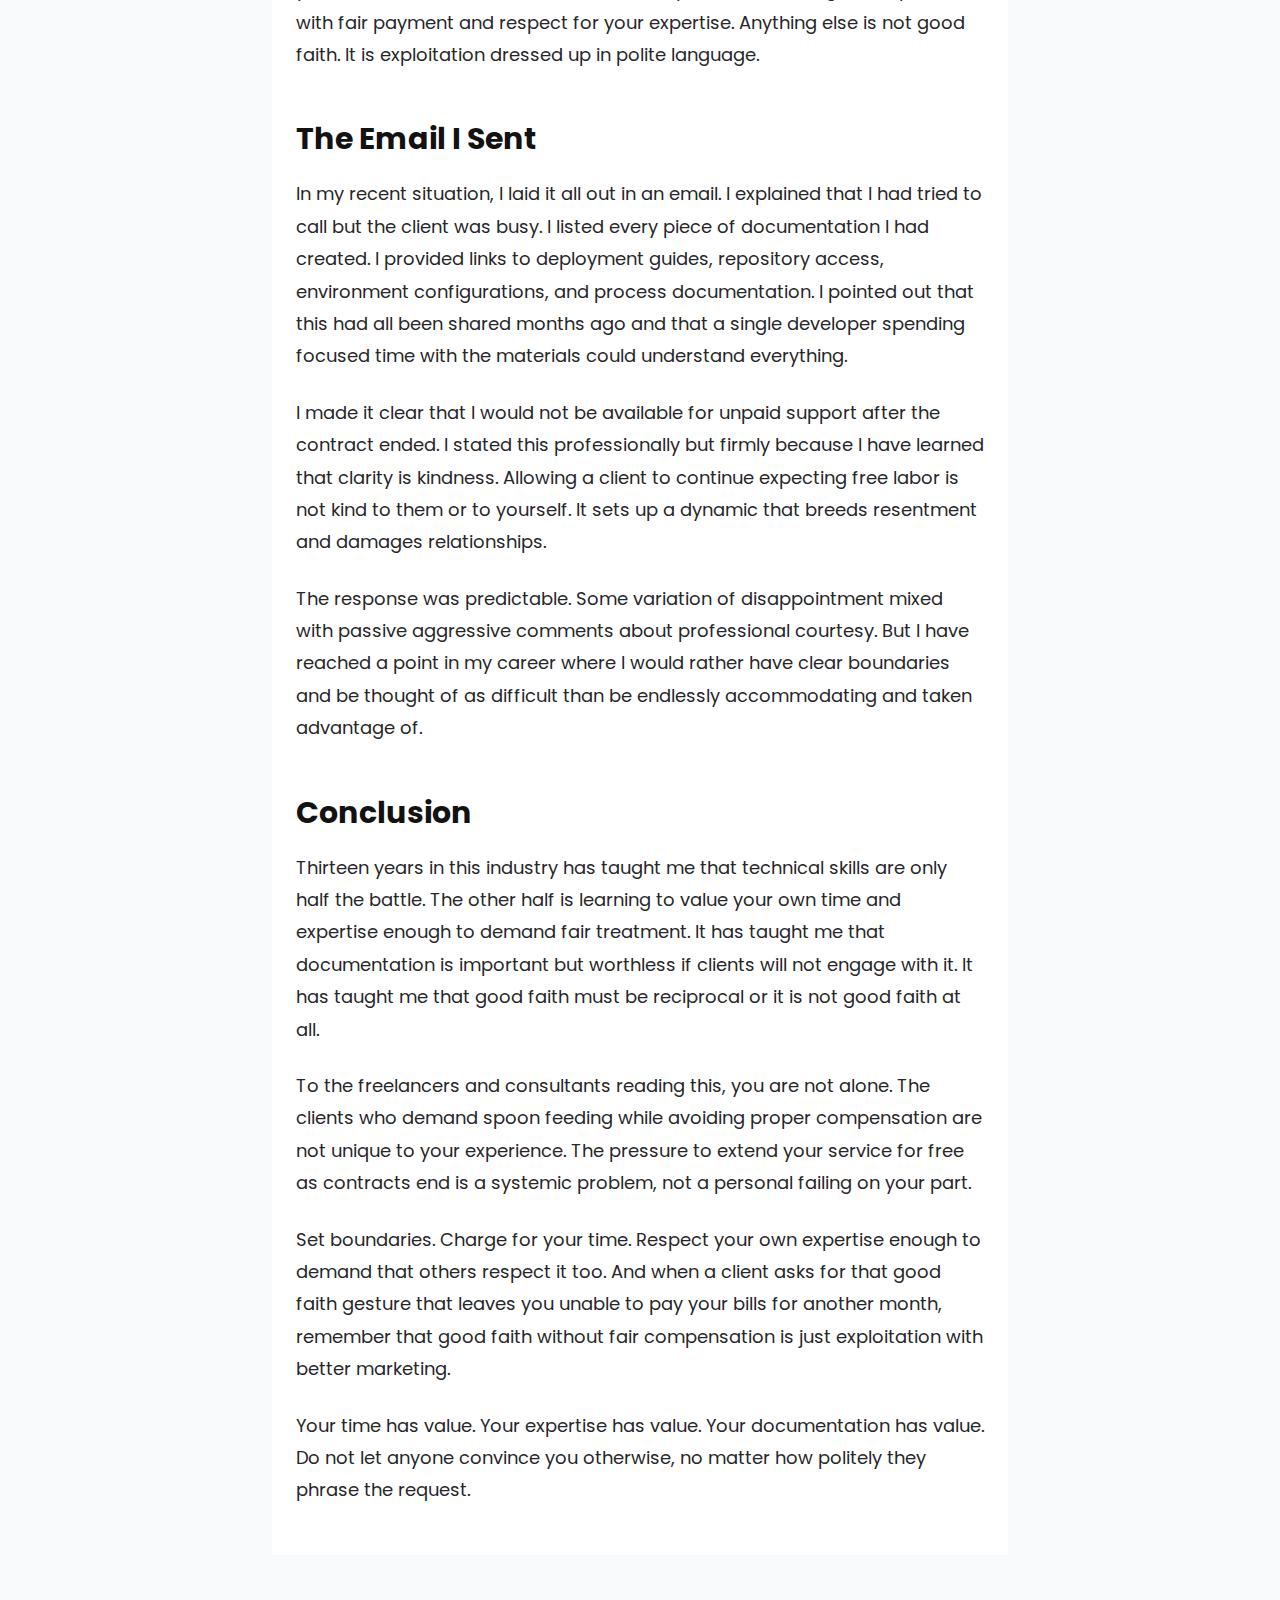
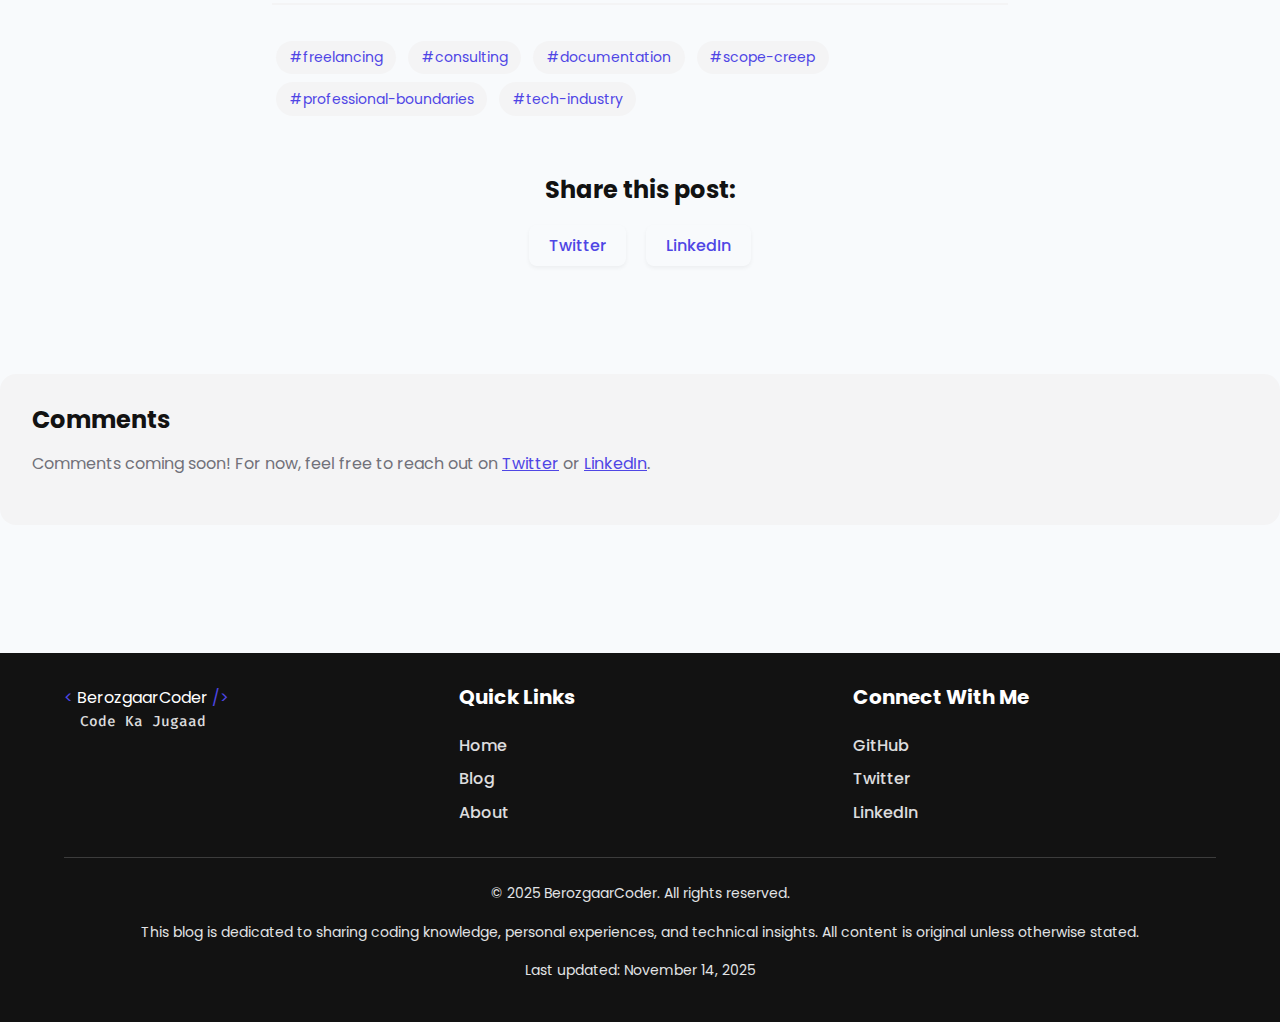
<file: posts/the-invisible-labour-tax.html>
<!DOCTYPE html>
<html lang="en">
<head>
    <meta charset="UTF-8">
    <meta name="viewport" content="width=device-width, initial-scale=1.0">
    <title>The Invisible Labor Tax: When Documentation Becomes Your Curse | BerozgaarCoder</title>
    <meta name="description" content="A candid reflection on freelance consulting in tech - the documentation paradox, scope creep, and the expectation of free labor disguised as 'good faith gestures'.">

    <!-- Open Graph / Facebook -->
    <meta property="og:type" content="article">
    <meta property="og:url" content="https://berozgaarcoder.com/posts/the-invisible-labour-tax.html">
    <meta property="og:title" content="The Invisible Labor Tax: When Documentation Becomes Your Curse | BerozgaarCoder">
    <meta property="og:description" content="A candid reflection on freelance consulting in tech - the documentation paradox, scope creep, and the expectation of free labor disguised as 'good faith gestures'.">
    <meta property="og:image" content="https://berozgaarcoder.com/images/sv.png">
    <meta property="article:published_time" content="2025-11-14T14:00:00+05:30">
    <meta property="article:author" content="Aniket">

    <!-- LinkedIn -->
    <meta property="linkedin:title" content="The Invisible Labor Tax: When Documentation Becomes Your Curse">
    <meta property="linkedin:description" content="A candid reflection on freelance consulting in tech - the documentation paradox, scope creep, and the expectation of free labor disguised as 'good faith gestures'.">
    <meta property="linkedin:image" content="https://berozgaarcoder.com/images/sv.png">

    <!-- Twitter -->
    <meta name="twitter:card" content="summary_large_image">
    <meta name="twitter:url" content="https://berozgaarcoder.com/posts/the-invisible-labour-tax.html">
    <meta name="twitter:title" content="The Invisible Labor Tax: When Documentation Becomes Your Curse">
    <meta name="twitter:description" content="A candid reflection on freelance consulting in tech - the documentation paradox, scope creep, and the expectation of free labor disguised as 'good faith gestures'.">
    <meta name="twitter:image" content="https://berozgaarcoder.com/images/sv.png">

    <!-- Stylesheets -->
    <link rel="stylesheet" href="/css/style.css">
    <link rel="preconnect" href="https://fonts.googleapis.com">
    <link rel="preconnect" href="https://fonts.gstatic.com" crossorigin>
    <link href="https://fonts.googleapis.com/css2?family=Poppins:wght@400;500;600;700&family=Fira+Code:wght@400;500&display=swap" rel="stylesheet">
</head>
<body>
    <header class="site-header">
        <div class="container">
            <div class="logo">
                <a href="/">
                    <span class="logo-text">BerozgaarCoder</span>
                </a>
            </div>
            <p class="tagline">Code Ka Jugaad</p>
            
            <nav class="main-nav">
                <ul>
                    <li><a href="/">Home</a></li>
                    <li><a href="/posts">Blog</a></li>
                    <li><a href="/about.html">About</a></li>
                </ul>
            </nav>
        </div>
    </header>

    <main class="site-main">
        <article class="blog-post">
            <header class="post-header">
                <h1>The Invisible Labor Tax: When Documentation Becomes Your Curse</h1>
                <div class="post-meta">
                    <time datetime="2025-11-14">November 14, 2025</time>
                    <span class="post-author">by Aniket</span>
                    <span class="post-category">Freelancing</span>
                </div>
                <img src="/images/sv.png" alt="Freelance consulting challenges" class="post-featured-image" onerror="this.style.display='none'">
            </header>

            <div class="post-content">
                <p>I have been writing code professionally for over thirteen years now. I have led teams, built products from scratch, and watched startups grow into profitable businesses. But nothing prepared me for the peculiar frustration that comes with being a freelance consultant in the tech world. It is not the coding that exhausts you. It is not even the tight deadlines or the shifting requirements. It is the expectation that you will continue to hold someone's hand long after they have stopped paying you.</p>

                <p>Let me tell you about something that happened recently. I was hired to work on a fintech project involving gold trading systems and payment gateway integrations. Complex stuff, but nothing I had not handled before. The contract was clear, the timeline was set, and I got to work. What followed was a masterclass in how clients can slowly chip away at your time, your energy, and your self-respect while maintaining a veneer of professional courtesy.</p>

                <h2>The Documentation Paradox</h2>

                <p>Here is something funny about software consulting. The more you document, the less people read. I spent hours creating comprehensive guides for everything. Withdrawal request processes, environment configurations, production deployment steps, SSH access protocols, repository structures. Everything was written down with the kind of detail you would expect from someone who actually cares about knowledge transfer. I shared links to Dropbox papers, GitHub repositories, step-by-step deployment guides. I even included the exact SSH commands they would need to access the production servers.</p>

                <p>You know what happened? Nothing. Absolutely nothing. Days would pass and I would follow up asking if they had reviewed the documentation. The response was always some version of "we will look at it soon" or "our team is a bit busy right now." Meanwhile, the project continued, deadlines approached, and everyone pretended that knowledge transfer was something that would magically happen in the final week.</p>

                <p>I have learned that documentation is like insurance. Nobody wants to deal with it until the house is already on fire. And by then, they expect you to not just hand them the policy but also rebuild the house for free.</p>

                <h2>The Payment Dance</h2>

                <p>Let me talk about money because that is where things get really interesting. The initial contract outlined a clear payment structure. But as any freelancer will tell you, the first red flag is when payments start arriving in halves. Not because of cash flow issues, mind you, but because it gives the client leverage. You have done half the work, you get half the money, and now you are psychologically invested in seeing this through because walking away means losing the other half.</p>

                <p>In my case, the payments came in pieces. First half here, then another portion there, always just enough to keep you going but never enough to make you feel secure. And here is the kicker. While this payment dance was happening, the scope kept creeping. New features would casually get mentioned in Slack messages. Could we also integrate this vendor? Can we add this admin dashboard feature? Would it be possible to set up this webhook system?</p>

                <p>Each time I would point out that these were outside the original scope. Each time I would get some version of "oh we thought this was included" or "this is just a small thing, should not take long." And because you are a professional, because you want to maintain relationships, because you foolishly believe that going the extra mile will lead to more work, you do it. You absorb the scope creep like a sponge absorbs water, until you are so waterlogged you can barely move.</p>

                <h2>The Last Day Problem</h2>

                <p>Now we come to the really fun part. The contract is ending. You have delivered everything that was promised and then some. You have created documentation that could serve as a training manual for new engineers. You have set up the infrastructure, deployed the code, and made sure everything is running smoothly. You are ready to hand over the keys and move on to the next project.</p>

                <p>This is when they hit you with it. The request that makes your blood pressure spike and your faith in humanity waver. They need you to stay on for a few more days. Maybe a week. Perhaps two weeks. Just until they hire someone new. Just until the new developer gets up to speed. Just until they can find their footing.</p>

                <p>And here is the beautiful part. They want you to do this as a "good faith gesture." Those are the exact words. Good faith. As if your months of work, your detailed documentation, your willingness to absorb scope creep, and your patience with their payment schedules were not already gestures of good faith. As if good faith pays rent or buys groceries or covers the gap before your next paying project starts.</p>

                <p>I tried calling the client to discuss this. They were busy. So I wrote a detailed email explaining everything that had been documented, everything that had been shared, and everything they needed to know to continue without me. I explained that one developer from their team just needed to actually read the documentation and go through the code. I pointed out that this had been shared one hundred and twenty two days ago. Four months of documentation sitting there unused because reading is apparently harder than asking someone to work for free.</p>

                <h2>The Spoon Feeding Epidemic</h2>

                <p>There is a particular species of client in the tech world that I have encountered repeatedly. They are smart enough to know they need technical help but not quite willing to invest the time to actually understand what they are building. They hire freelancers and consultants not to augment their team but to replace the need for technical knowledge entirely.</p>

                <p>These clients want spoon feeding. They want you to not just build the system but to also be the system. They want you available on Slack at odd hours to answer questions that are literally addressed in the documentation you spent hours creating. They want you to walk them through processes that are already documented with screenshots and code samples. They want you to hold their hand through every deployment, every configuration change, every minor issue that crops up.</p>

                <p>The irony is that the better you document, the worse it gets. Because now they know that you are thorough, that you care about knowledge transfer, that you will actually take the time to explain things properly. So they exploit that. Why read the documentation when they can just ping you? Why learn the deployment process when they can just ask you to deploy it? Why understand the codebase when they can just have you fix issues as they come up?</p>

                <h2>The Economics of Free Labor</h2>

                <p>Let me break down the math of what happens when you extend your service for "just a few days" without compensation. First, you are losing the opportunity to take on paid work. Every day you spend helping a non-paying client is a day you could be billing someone else. Second, you are setting a precedent. You are teaching this client and every future client that your time after the contract ends is negotiable. Third, you are subsidizing their hiring inefficiency. Their inability to properly onboard a new developer becomes your financial problem.</p>

                <p>In my case, they wanted me to continue helping until they hired someone new and that person got up to speed. Based on typical hiring timelines and onboarding processes, we are talking about at least a month. An entire month of my time that would not pay my bills. An entire month where I would be expected to remain available, answer questions, troubleshoot issues, and generally act as their unpaid technical support.</p>

                <p>The calculation they were making was simple. Extending my contract properly would cost them money. Having me help out of the goodness of my heart would cost them nothing. The fact that it would cost me a month of income was apparently not part of their calculation. Or maybe it was, and they simply did not care.</p>

                <h2>The Good Faith Fallacy</h2>

                <p>I want to talk about this phrase "good faith" because it gets thrown around a lot in these situations and it is fundamentally dishonest. Good faith implies mutual respect and fair dealing. Good faith means both parties are acting with integrity and consideration for each other. Good faith does not mean one party works for free while the other party benefits from that free labor.</p>

                <p>When a client asks you to continue working without pay as a good faith gesture, what they are really saying is that your good faith is more important than their good faith. Your willingness to sacrifice is expected while their willingness to compensate fairly is optional. It is a one-way street disguised as a mutual understanding.</p>

                <p>Real good faith would be the client saying we need a few more days of support, what would be a fair rate for that? Real good faith would be them acknowledging that they did not properly prepare for the handover and offering to compensate you for the extra time. Real good faith would be respecting that you are a professional whose time has value.</p>

                <h2>The Hackathon Hustle</h2>

                <p>Here is another tactic I have seen repeatedly. The emergency hackathon. The client suddenly realizes they need to understand the system urgently, so they propose an intensive knowledge transfer session. A hackathon where you spend forty eight hours straight going through everything with their team. The promise is that after this concentrated effort, they will be fully up to speed and you can part ways cleanly.</p>

                <p>Except it never works that way. Because the problem is not the format of the knowledge transfer. The problem is that understanding a complex system requires actual engagement over time. You cannot download months of architectural decisions, implementation details, and operational knowledge into someone's brain in a weekend. It does not work for the same reason you cannot learn to play piano by attending one really long lesson.</p>

                <p>I have been through these hackathons. You spend the entire weekend explaining things that are already documented. You watch as team members nod along while clearly not absorbing anything. You answer the same questions multiple times because people are too tired to retain information. And then on Monday, when you think you are finally done, the questions start coming in again because nobody actually understood anything.</p>

                <p>The hackathon is theater. It is a performance that makes it look like serious knowledge transfer is happening while in reality it is just a compressed version of the same spoon feeding that was happening all along. And of course, this hackathon is expected to happen either for free or as part of your original contract, even though sitting for forty eight hours straight teaching people who did not read the documentation was never part of the deal.</p>

                <h2>The Cycle Repeats</h2>

                <p>The frustrating part is that this is not unique to one client or one project. This is a pattern that repeats across the industry. Freelancers and consultants are expected to be infinitely flexible with their time while clients are allowed to be rigid with their budgets. We are expected to absorb uncertainty, scope creep, payment delays, and post-contract obligations while maintaining professionalism and good cheer.</p>

                <p>I have talked to other freelancers about this and the stories are remarkably similar. The client who needed just one more week of help. The project where requirements kept shifting but the budget stayed fixed. The handover that was supposed to be simple but turned into months of unpaid support. The good faith gesture that was never reciprocated.</p>

                <p>What makes it particularly galling is that these are often not struggling startups operating on fumes. These are funded companies with real budgets and professional operations. They have money to hire. They have resources to properly onboard new team members. What they lack is the willingness to treat consultants with the same respect they would treat full-time employees.</p>

                <h2>What Gets Lost</h2>

                <p>Beyond the financial impact, there is something else that gets lost in these situations. It is your enthusiasm for the work. I love building things. I love solving complex technical problems. I love the satisfaction of seeing a system come together and work smoothly. But when you spend months pouring your expertise into a project only to be asked to continue working for free, it sours the entire experience.</p>

                <p>You start to resent the very documentation you created because you know it will not be read. You start to cut corners on knowledge transfer because you know it will not matter. You start to protect yourself by being less helpful, less thorough, less invested in the client's success. And that is a loss for everyone involved.</p>

                <p>The best work happens when there is mutual respect and fair compensation. When you feel valued for your expertise and properly paid for your time, you go the extra mile naturally. You create better documentation because you want the next person to succeed. You invest in knowledge transfer because you care about the project's long-term success. But when you are consistently taken advantage of, when your good faith is exploited rather than reciprocated, you learn to put up walls.</p>

                <h2>The Way Forward</h2>

                <p>I do not have a perfect solution to this problem. Freelancing will always involve some degree of uncertainty and negotiation. Clients will always have budget constraints and competing priorities. But there are some principles that could make this dynamic more equitable.</p>

                <p>First, scope must be sacred. If something is not in the original contract, it requires a separate agreement and separate compensation. No exceptions, no good faith gestures that only flow in one direction.</p>

                <p>Second, knowledge transfer is part of the project, not an afterthought. It should be built into the timeline and the budget from day one. If the client needs extra handholding beyond what was agreed, that is additional work that deserves additional payment.</p>

                <p>Third, documentation is not a replacement for engagement. If a client is not willing to invest time in reading and understanding the systems they are paying to build, that is a red flag. No amount of documentation will fix a fundamental lack of engagement.</p>

                <p>Fourth, the end of a contract means the end of obligations. When the timeline expires and the agreed scope is delivered, that should be the conclusion. Any continuation should be negotiated as a new agreement with clear terms and fair compensation.</p>

                <p>And finally, good faith must be mutual. If a client expects you to sacrifice your time and income for their benefit, they should be willing to reciprocate with fair payment and respect for your expertise. Anything else is not good faith. It is exploitation dressed up in polite language.</p>

                <h2>The Email I Sent</h2>

                <p>In my recent situation, I laid it all out in an email. I explained that I had tried to call but the client was busy. I listed every piece of documentation I had created. I provided links to deployment guides, repository access, environment configurations, and process documentation. I pointed out that this had all been shared months ago and that a single developer spending focused time with the materials could understand everything.</p>

                <p>I made it clear that I would not be available for unpaid support after the contract ended. I stated this professionally but firmly because I have learned that clarity is kindness. Allowing a client to continue expecting free labor is not kind to them or to yourself. It sets up a dynamic that breeds resentment and damages relationships.</p>

                <p>The response was predictable. Some variation of disappointment mixed with passive aggressive comments about professional courtesy. But I have reached a point in my career where I would rather have clear boundaries and be thought of as difficult than be endlessly accommodating and taken advantage of.</p>

                <h2>Conclusion</h2>

                <p>Thirteen years in this industry has taught me that technical skills are only half the battle. The other half is learning to value your own time and expertise enough to demand fair treatment. It has taught me that documentation is important but worthless if clients will not engage with it. It has taught me that good faith must be reciprocal or it is not good faith at all.</p>

                <p>To the freelancers and consultants reading this, you are not alone. The clients who demand spoon feeding while avoiding proper compensation are not unique to your experience. The pressure to extend your service for free as contracts end is a systemic problem, not a personal failing on your part.</p>

                <p>Set boundaries. Charge for your time. Respect your own expertise enough to demand that others respect it too. And when a client asks for that good faith gesture that leaves you unable to pay your bills for another month, remember that good faith without fair compensation is just exploitation with better marketing.</p>

                <p>Your time has value. Your expertise has value. Your documentation has value. Do not let anyone convince you otherwise, no matter how politely they phrase the request.</p>
            </div>

            <footer class="post-footer">
                <div class="post-tags">
                    <a href="/tag/freelancing">#freelancing</a>
                    <a href="/tag/consulting">#consulting</a>
                    <a href="/tag/documentation">#documentation</a>
                    <a href="/tag/scope-creep">#scope-creep</a>
                    <a href="/tag/professional-boundaries">#professional-boundaries</a>
                    <a href="/tag/tech-industry">#tech-industry</a>
                </div>
                <div class="post-share">
                    <h3>Share this post:</h3>
                    <a href="https://twitter.com/intent/tweet?text=The Invisible Labor Tax: When Documentation Becomes Your Curse&url=https://berozgaarcoder.com/posts/the-invisible-labour-tax.html" target="_blank" rel="noopener noreferrer">Twitter</a>
                    <a href="https://www.linkedin.com/sharing/share-offsite/?url=https://berozgaarcoder.com/posts/the-invisible-labour-tax.html" target="_blank" rel="noopener noreferrer">LinkedIn</a>
                </div>
            </footer>
        </article>

        <section class="comments">
            <h3>Comments</h3>
            <p>Comments coming soon! For now, feel free to reach out on <a href="https://twitter.com/2aniketmaithani" target="_blank">Twitter</a> or <a href="https://linkedin.com/in/aniketmaithani" target="_blank">LinkedIn</a>.</p>
        </section>
    </main>

    <footer class="site-footer">
        <div class="container">
            <div class="footer-content">
                <div class="footer-logo">
                    <span class="logo-text">BerozgaarCoder</span>
                    <p class="tagline">Code Ka Jugaad</p>
                </div>
                
                <div class="footer-links">
                    <h3>Quick Links</h3>
                    <ul>
                        <li><a href="/" class="footer-link">Home</a></li>
                        <li><a href="/posts" class="footer-link">Blog</a></li>
                        <li><a href="/about.html" class="footer-link">About</a></li>
                    </ul>
                </div>
                
                <div class="footer-social">
                    <h3>Connect With Me</h3>
                    <ul class="social-links">
                        <li><a href="https://github.com/aniketmaithani" target="_blank" rel="noopener" aria-label="GitHub Profile" class="social-link">GitHub</a></li>
                        <li><a href="https://twitter.com/2aniketmaithani" target="_blank" rel="noopener" aria-label="Twitter Profile" class="social-link">Twitter</a></li>
                        <li><a href="https://linkedin.com/in/aniketmaithani" target="_blank" rel="noopener" aria-label="LinkedIn Profile" class="social-link">LinkedIn</a></li>
                    </ul>
                </div>
            </div>
            
            <div class="footer-bottom">
                <p class="copyright">&copy; 2025 BerozgaarCoder. All rights reserved.</p>
                <p class="footer-description">This blog is dedicated to sharing coding knowledge, personal experiences, and technical insights. All content is original unless otherwise stated.</p>
                <p class="last-updated">Last updated: <time datetime="2025-11-14">November 14, 2025</time></p>
            </div>
        </div>
    </footer>

    <script src="/js/main.js"></script>
</body>
</html>
</file>
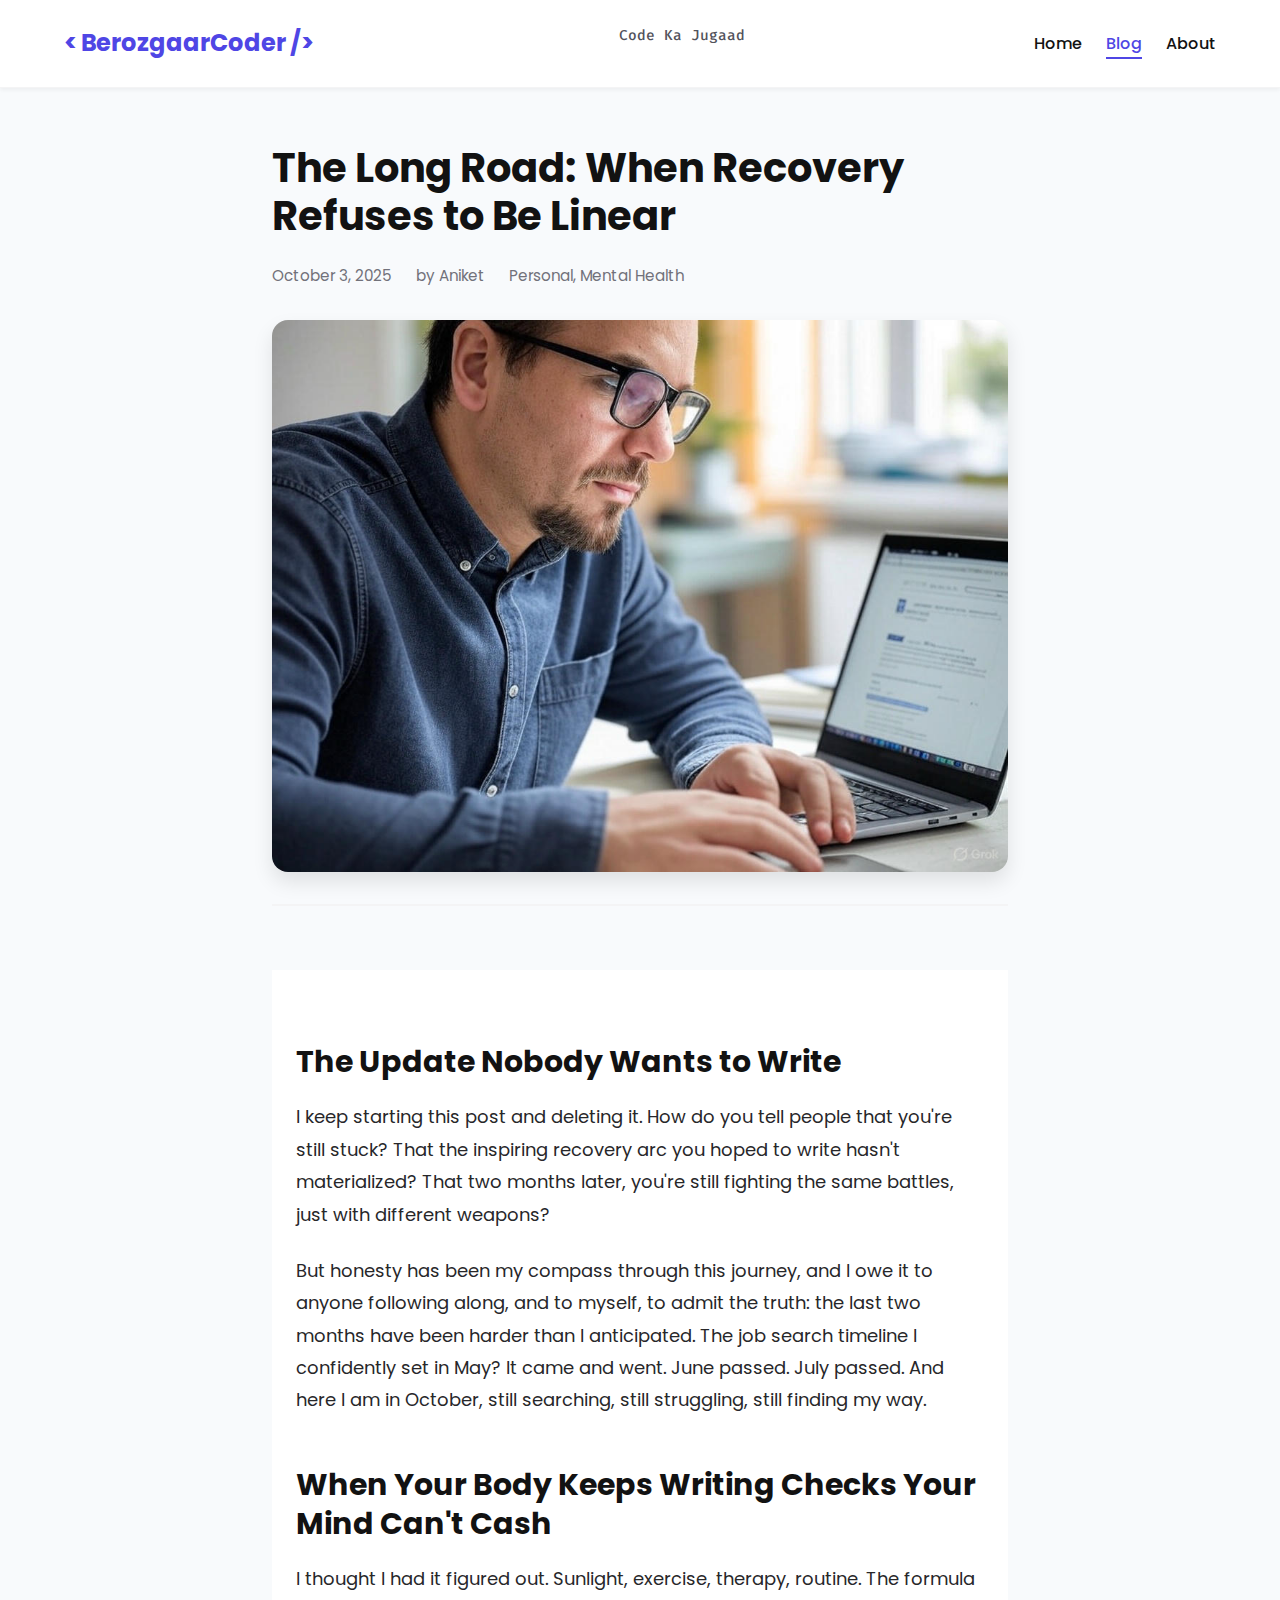
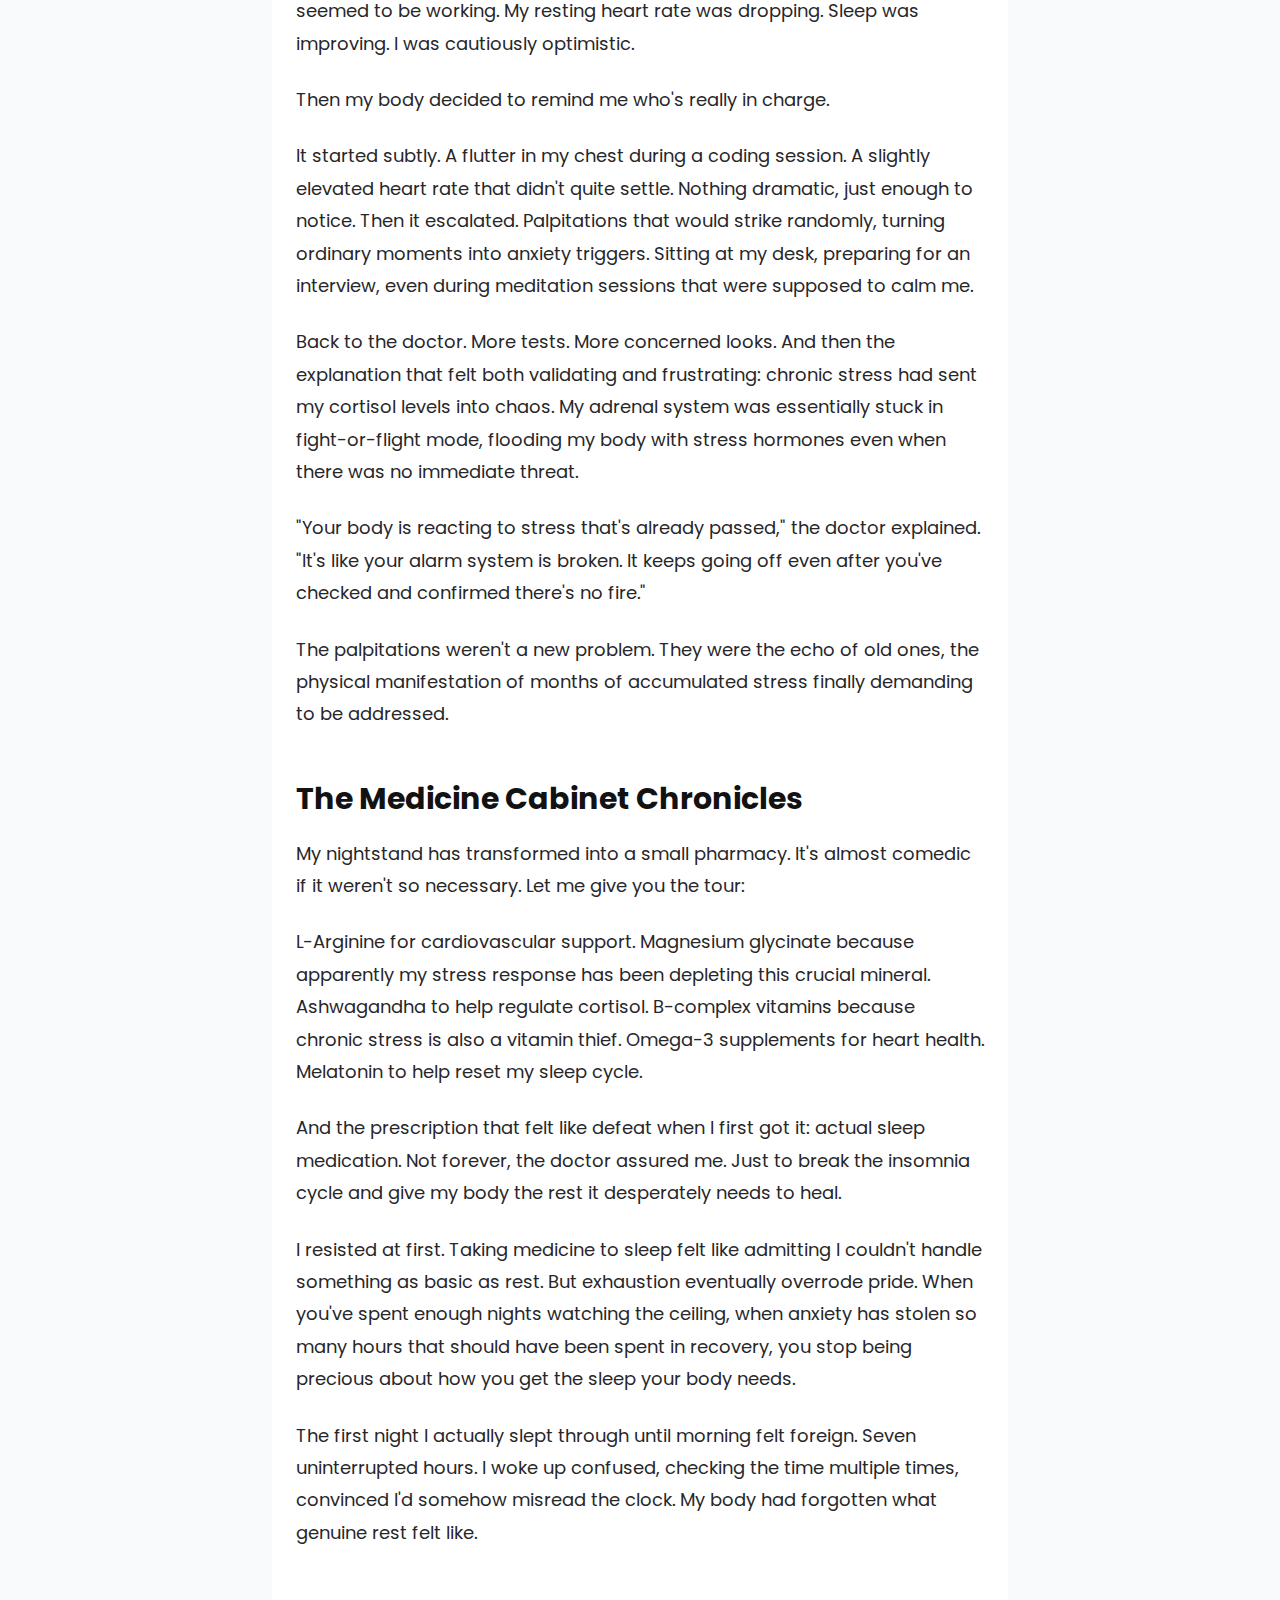
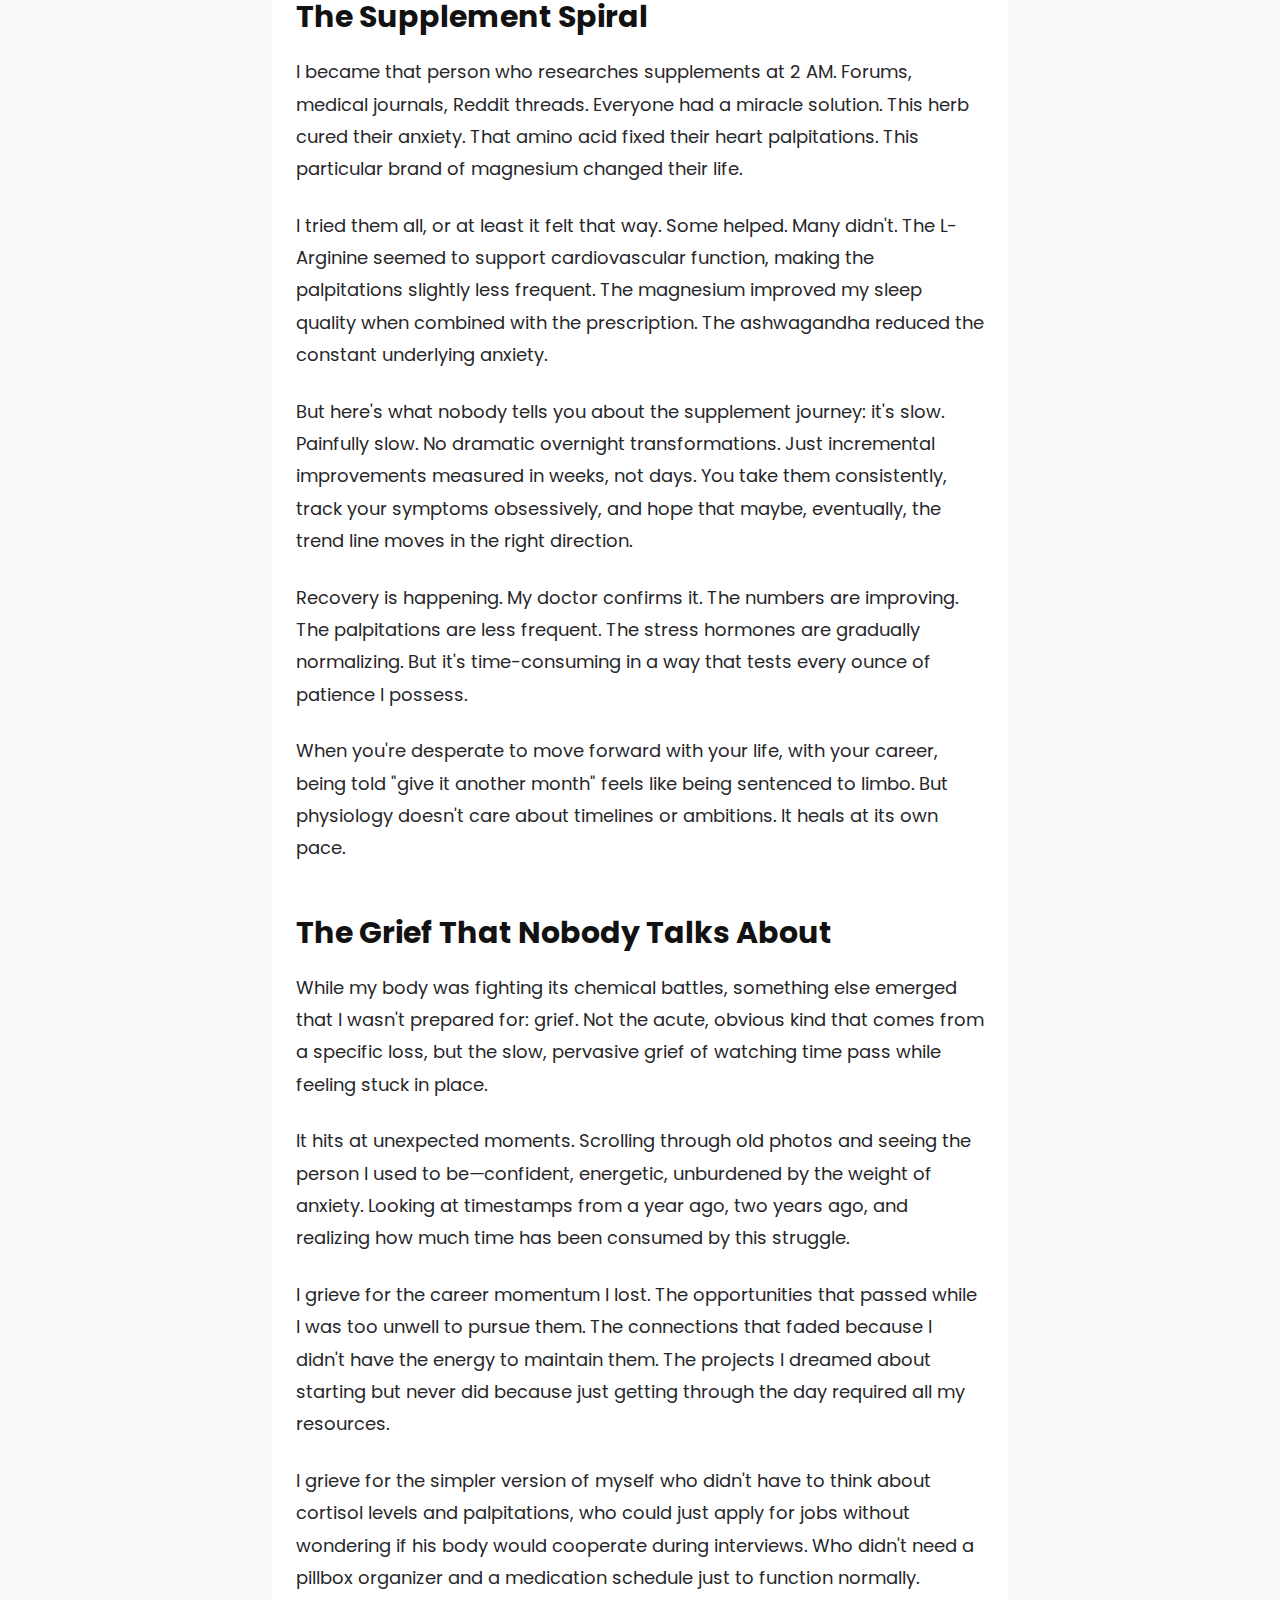
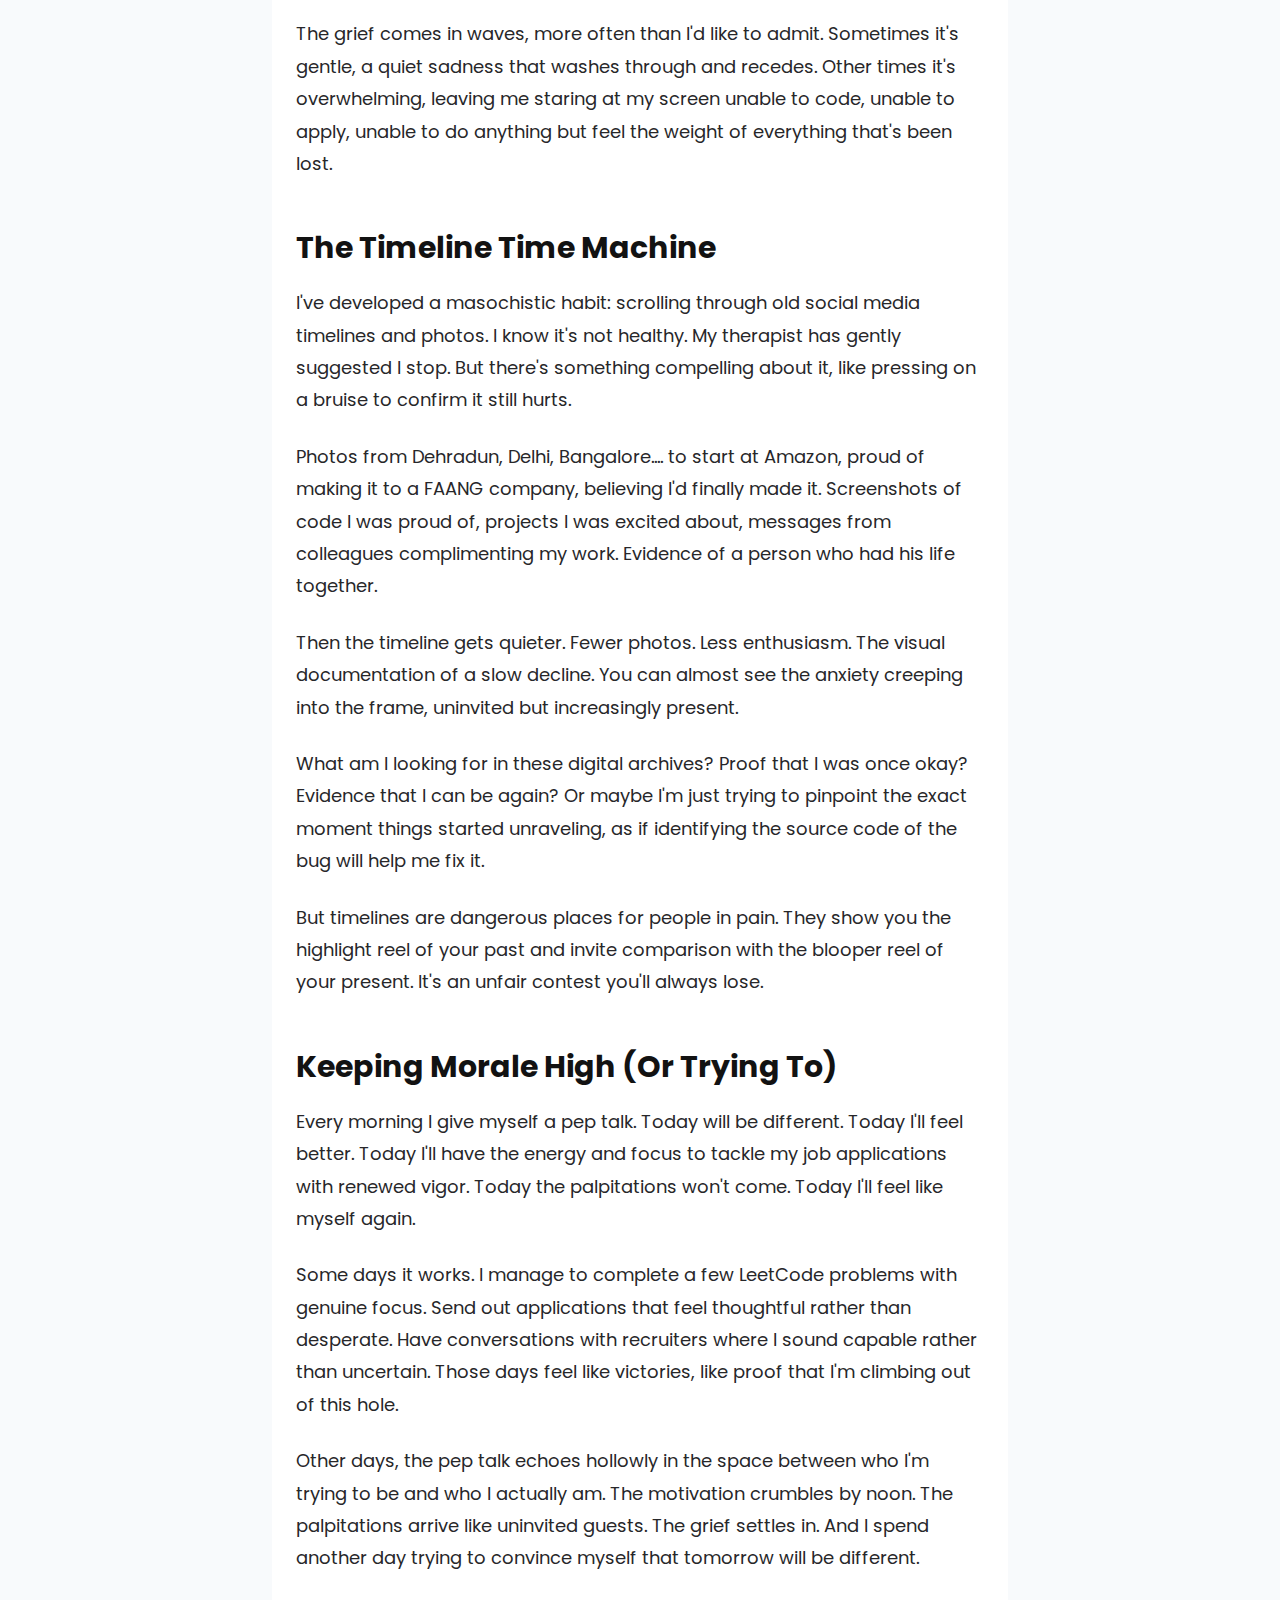
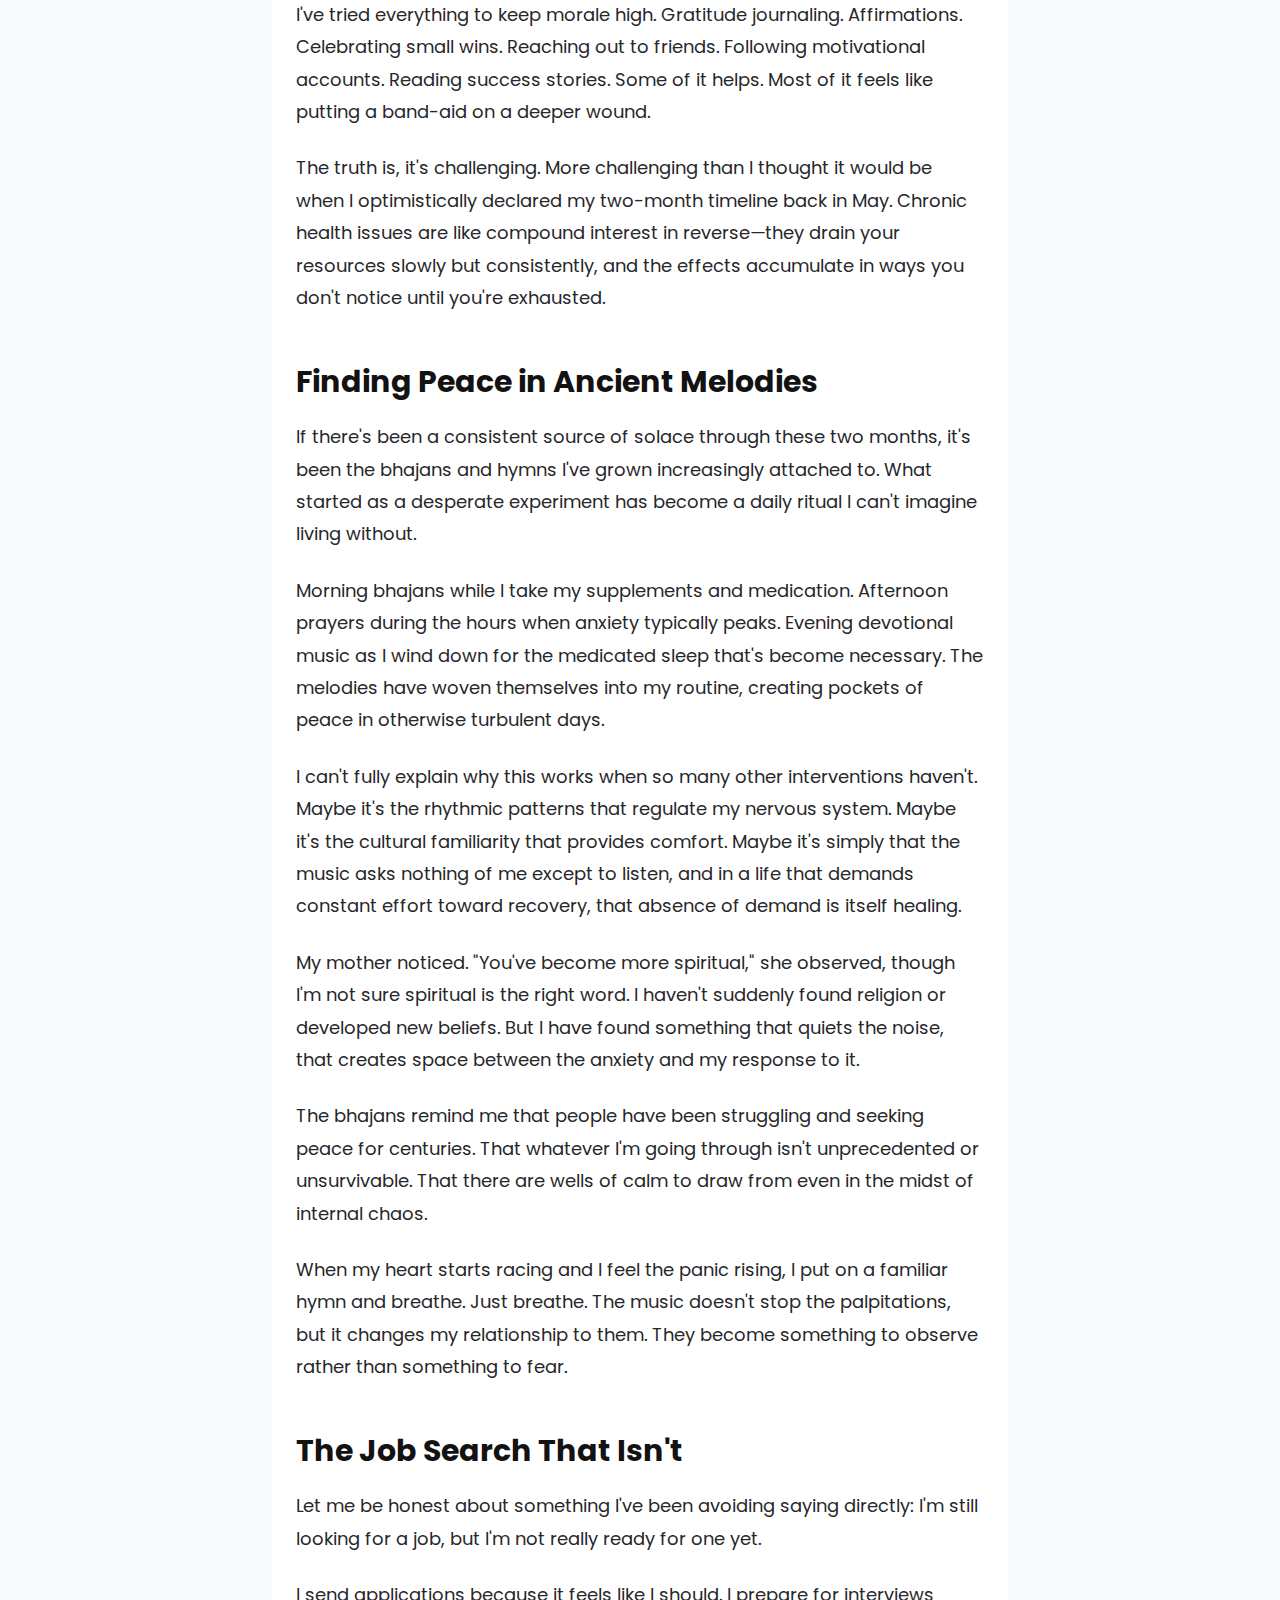
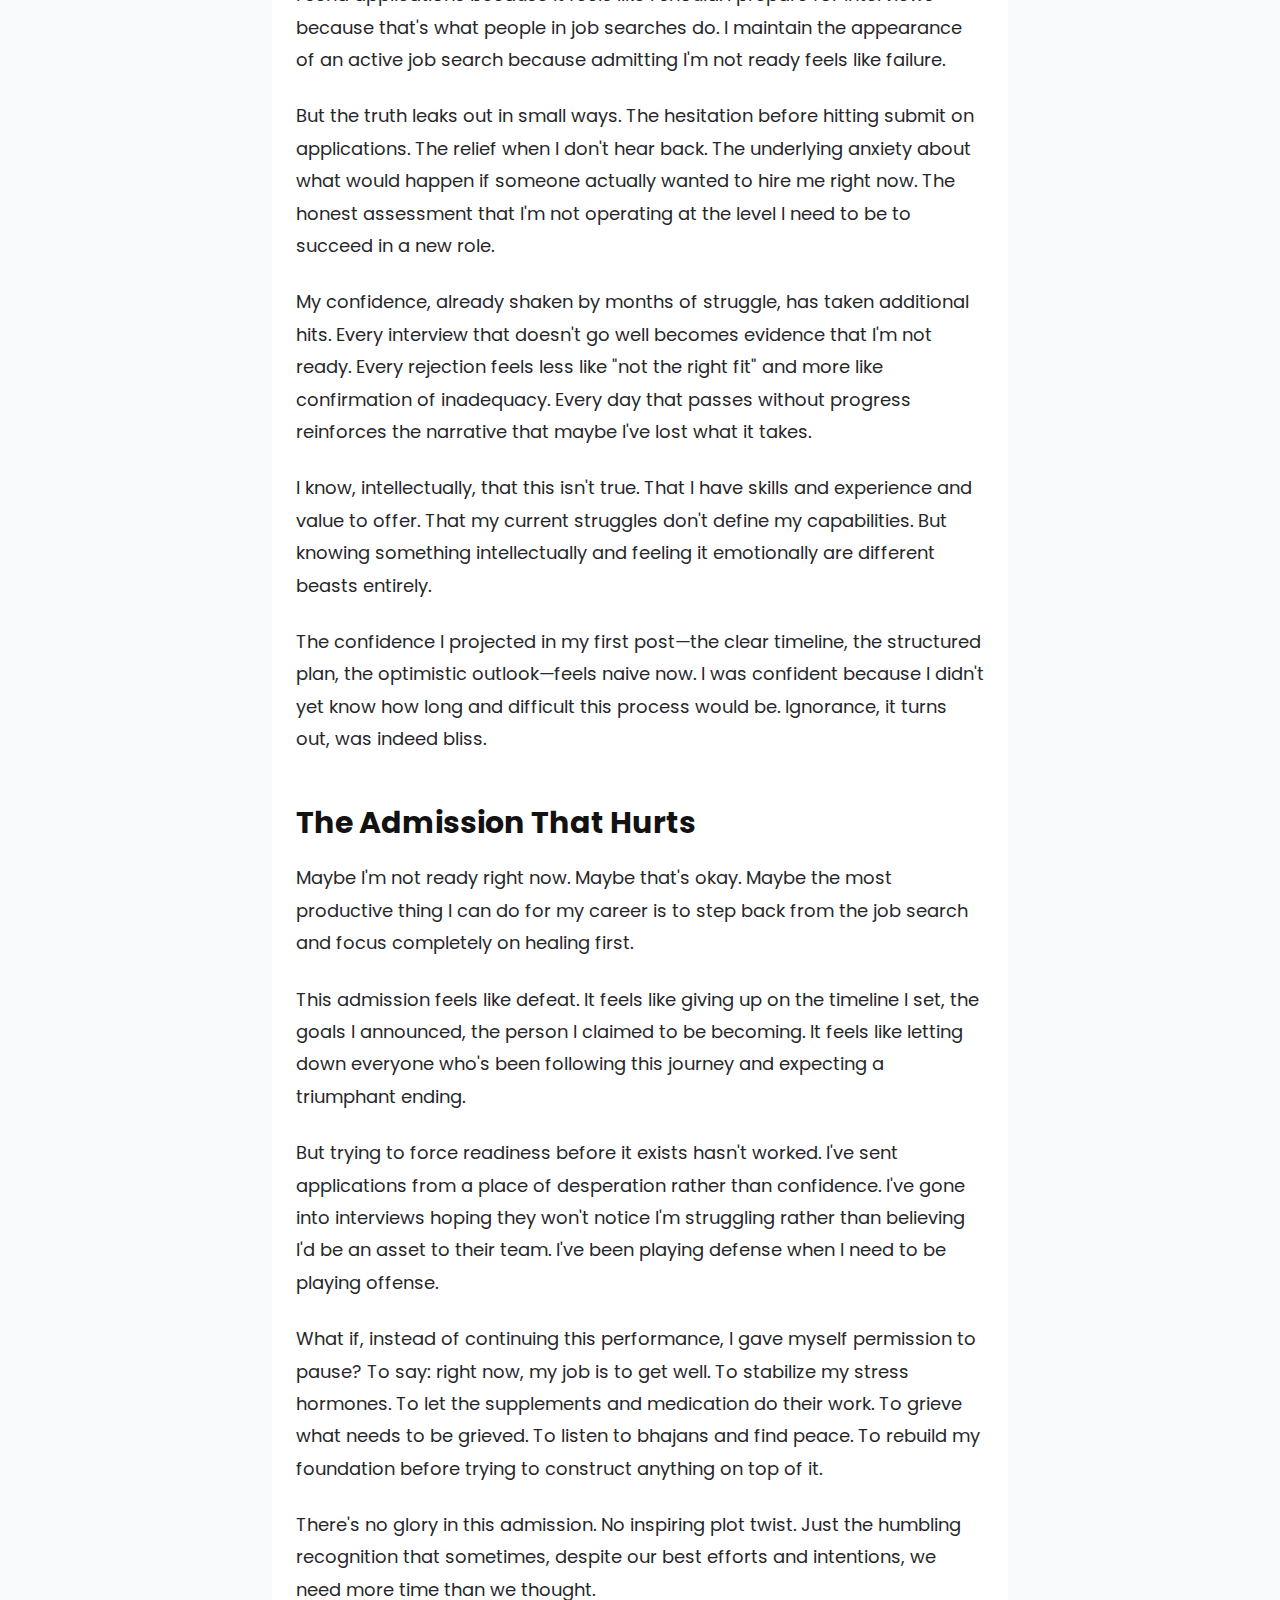
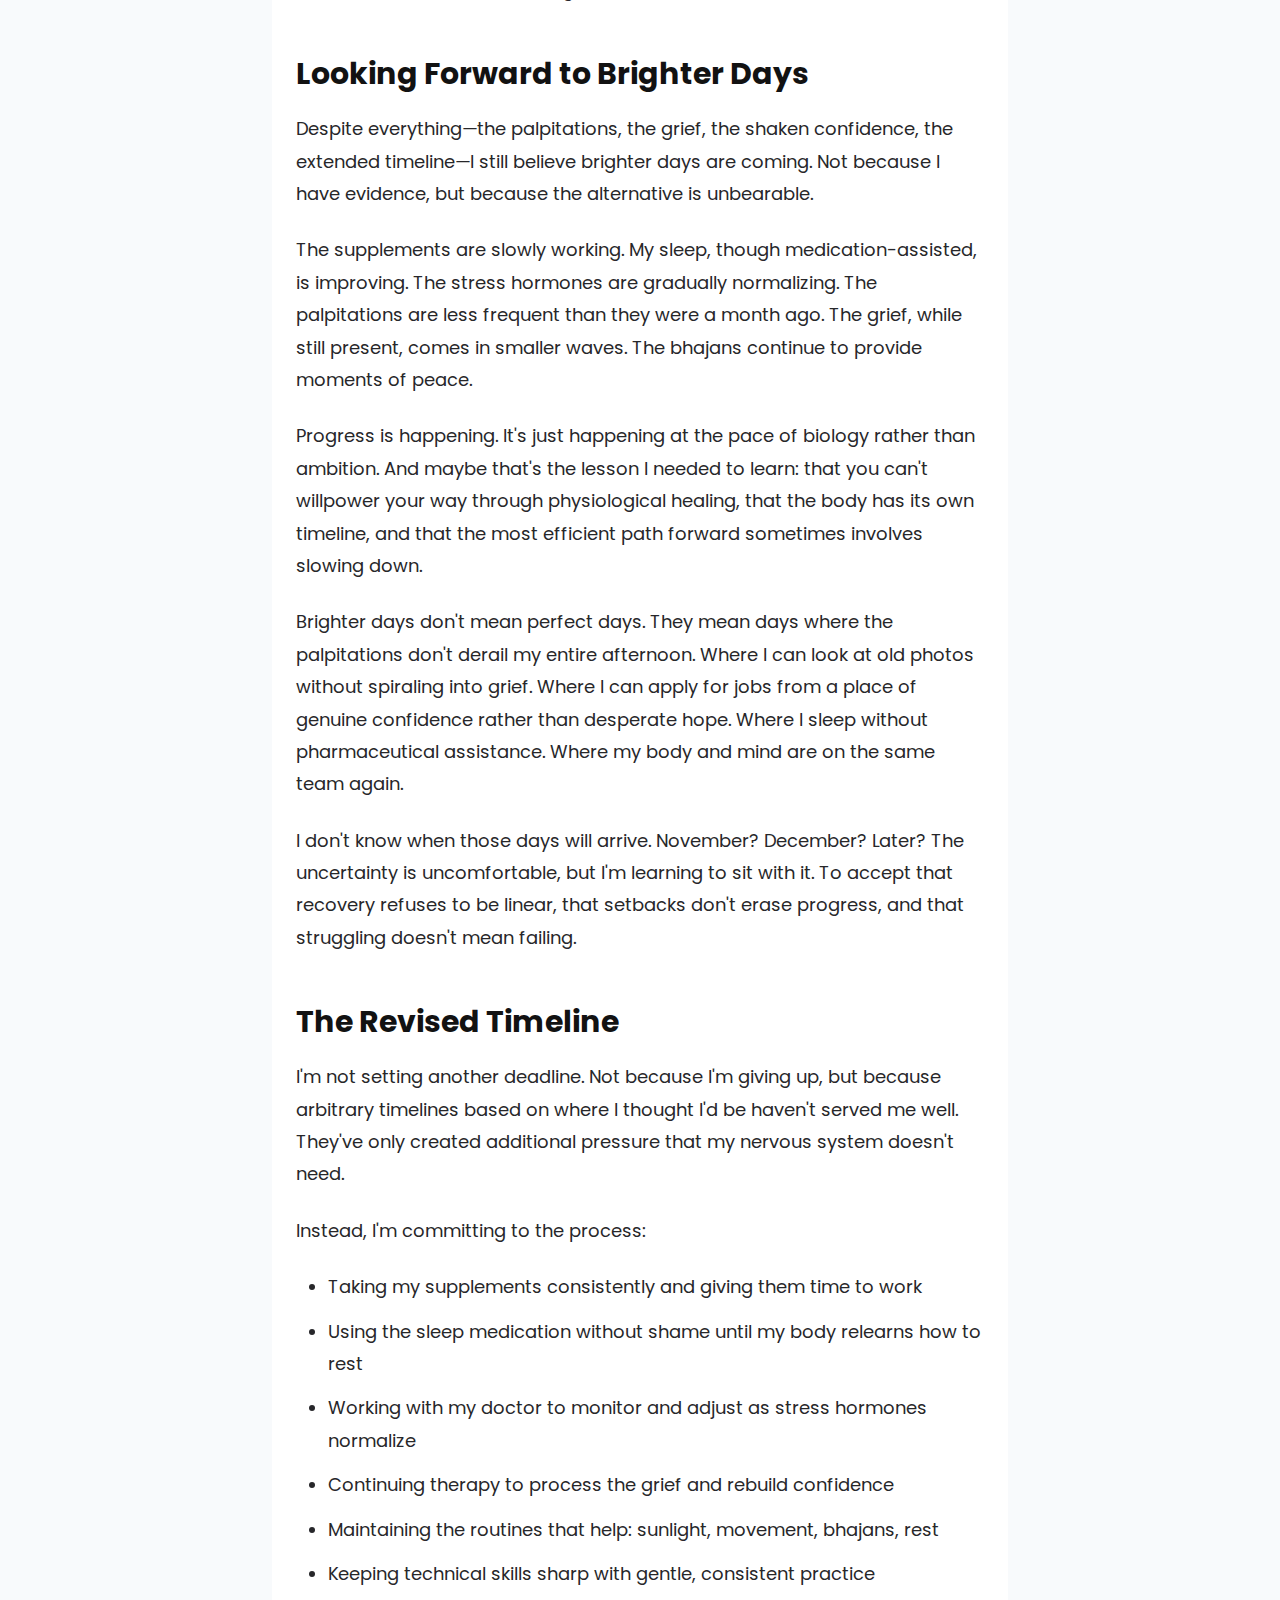
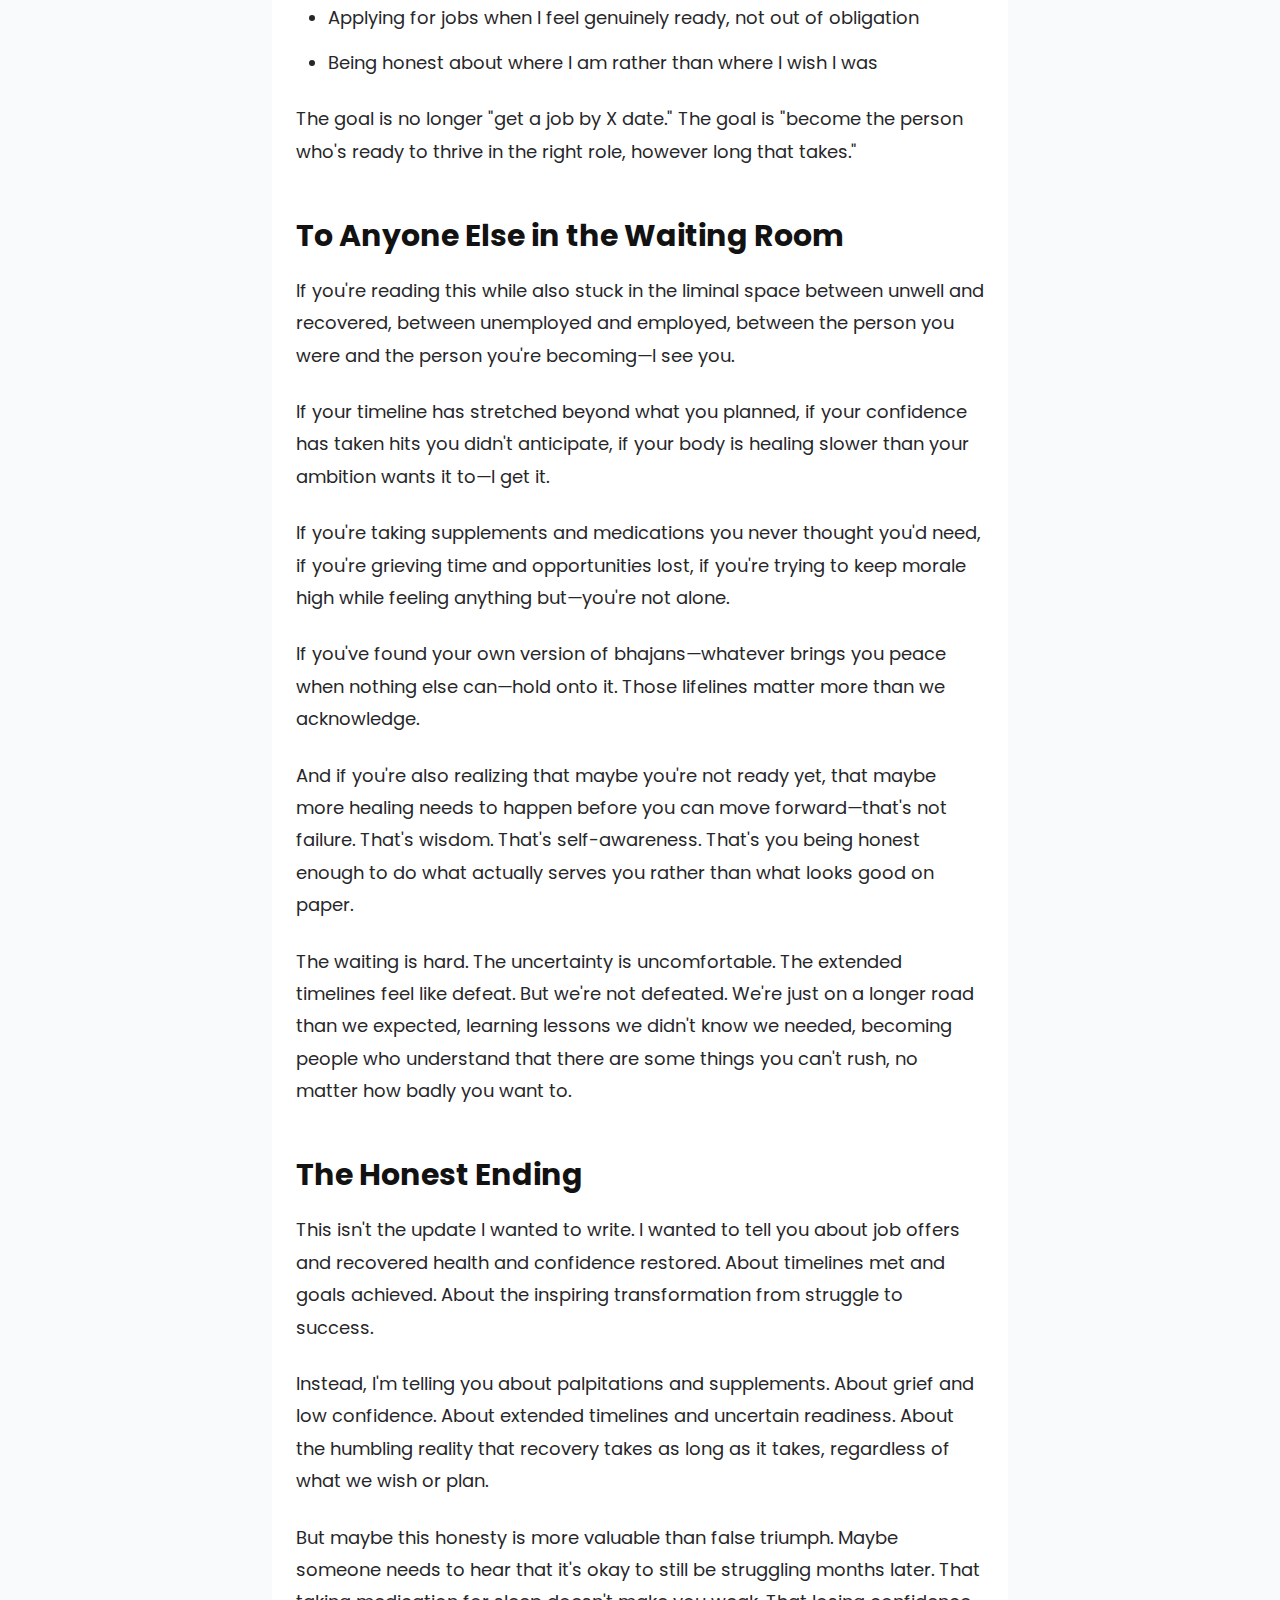
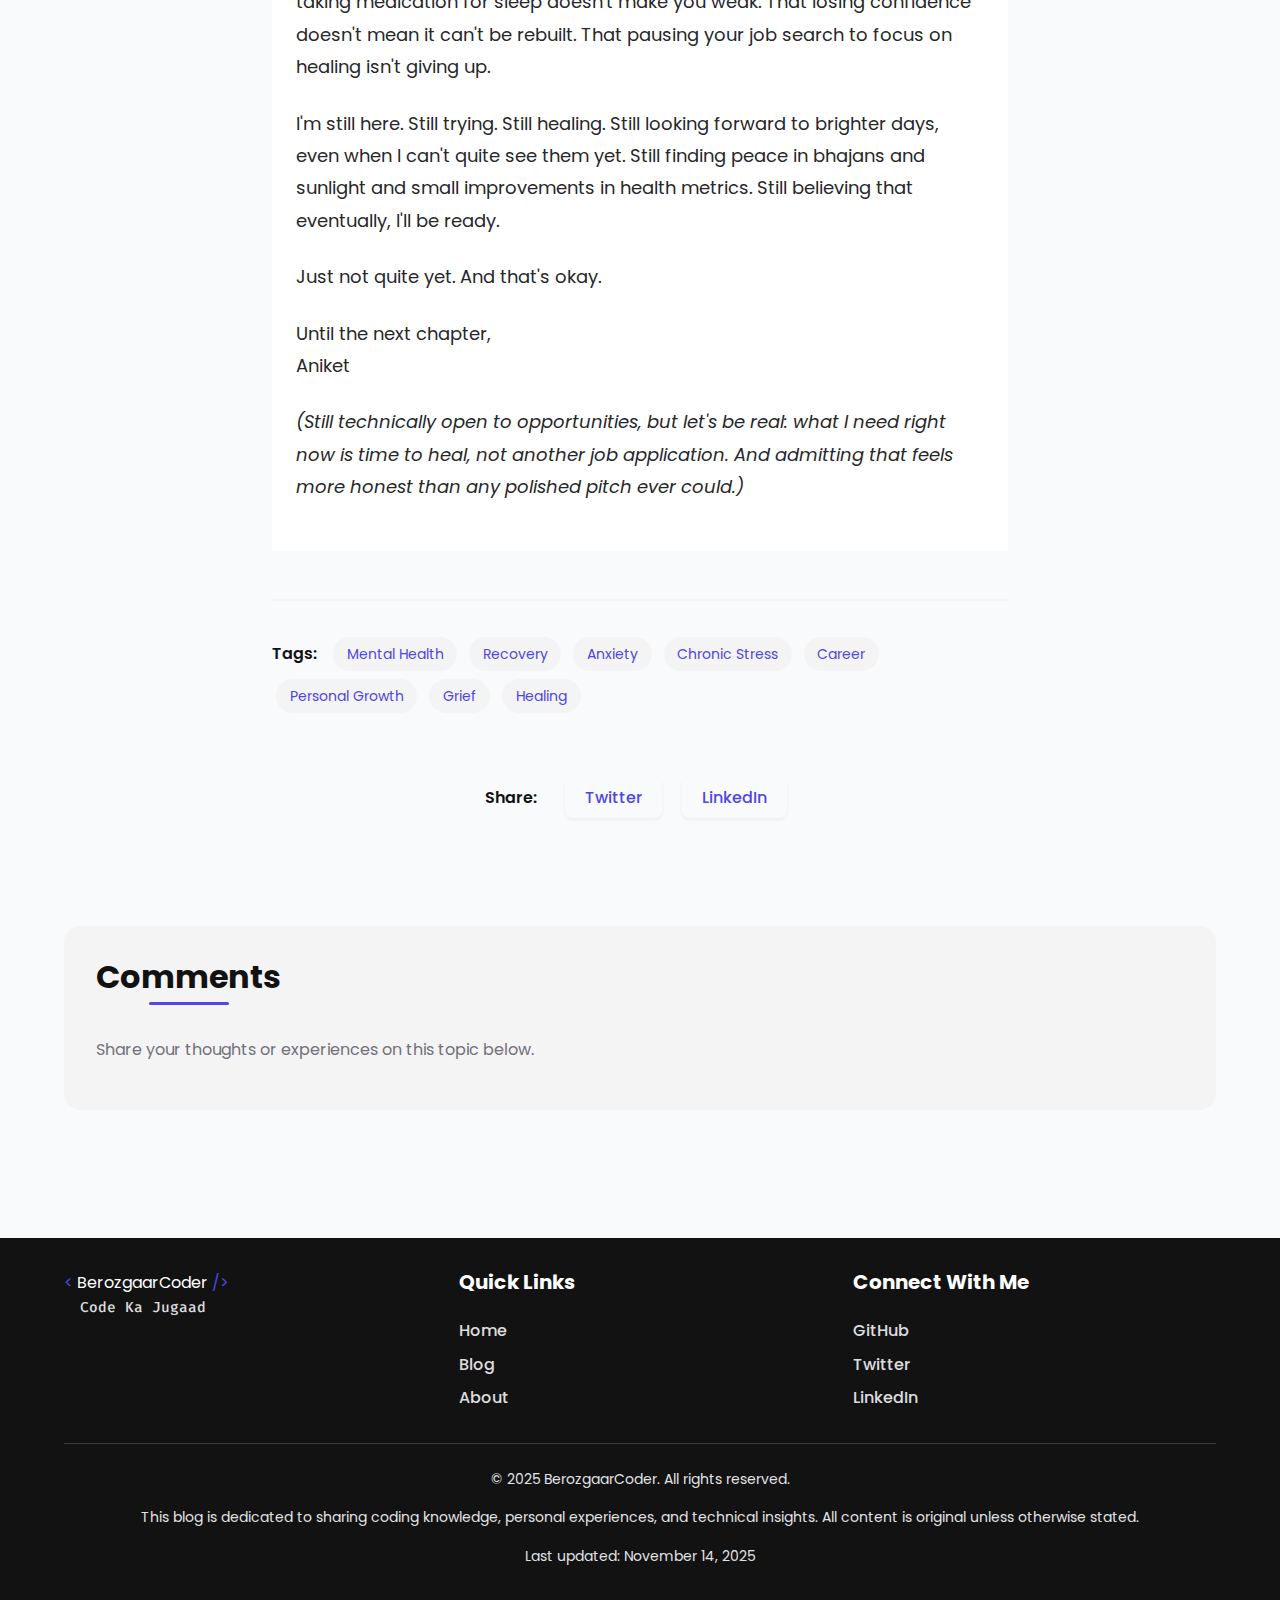
<file: posts/the-long-road-recovery-journey.html>
<!DOCTYPE html>
<html lang="en">
<head>
    <meta charset="UTF-8">
    <meta name="viewport" content="width=device-width, initial-scale=1.0">
    <title>The Long Road: When Recovery Refuses to Be Linear | BerozgaarCoder</title>
    <meta name="description" content="An honest reflection on the last two months - battling stress hormones, palpitations, grief, and the humbling realization that sometimes, we're just not ready yet.">
    
    <!-- Open Graph / Social Media Meta Tags -->
    <meta property="og:title" content="The Long Road: When Recovery Refuses to Be Linear | BerozgaarCoder">
    <meta property="og:description" content="An honest reflection on the last two months - battling stress hormones, palpitations, grief, and the humbling realization that sometimes, we're just not ready yet.">
    <meta property="og:type" content="article">
    <meta property="og:url" content="https://berozgaarcoder.com/posts/the-long-road-recovery-journey.html">
    <meta property="og:image" content="https://berozgaarcoder.com/images/recovery-journey.jpg">
    <meta property="article:published_time" content="2025-10-03T00:00:00+05:30">
    <meta property="article:author" content="Aniket">
    
    <!-- LinkedIn Meta Tags -->
    <meta property="linkedin:title" content="The Long Road: When Recovery Refuses to Be Linear | BerozgaarCoder">
    <meta property="linkedin:description" content="An honest reflection on the last two months - battling stress hormones, palpitations, grief, and the humbling realization that sometimes, we're just not ready yet.">
    <meta property="linkedin:image" content="https://berozgaarcoder.com/images/recovery-journey.jpg">
    
    <!-- Twitter Card data -->
    <meta name="twitter:card" content="summary_large_image">
    <meta name="twitter:title" content="The Long Road: When Recovery Refuses to Be Linear | BerozgaarCoder">
    <meta name="twitter:description" content="An honest reflection on the last two months - battling stress hormones, palpitations, grief, and the humbling realization that sometimes, we're just not ready yet.">
    <meta name="twitter:image" content="https://berozgaarcoder.com/images/recovery-journey.jpg">
    
    <!-- Favicon -->
    <link rel="icon" href="/images/favicon.ico">
    <link rel="apple-touch-icon" href="/images/apple-touch-icon.png">
    
    <!-- CSS -->
    <link rel="stylesheet" href="/css/style.css">
    
    <!-- Google Fonts -->
    <link rel="preconnect" href="https://fonts.googleapis.com">
    <link rel="preconnect" href="https://fonts.gstatic.com" crossorigin>
    <link href="https://fonts.googleapis.com/css2?family=Poppins:wght@400;500;600;700&family=Fira+Code:wght@400;500&display=swap" rel="stylesheet">
</head>
<body>
    <header class="site-header">
        <div class="container">
            <div class="logo">
                <a href="/">
                    <span class="logo-text">BerozgaarCoder</span>
                </a>
            </div>
            <p class="tagline">Code Ka Jugaad</p>
            
            <nav class="main-nav">
                <ul>
                    <li><a href="/">Home</a></li>
                    <li><a href="/posts" class="active">Blog</a></li>
                    <li><a href="/about.html">About</a></li>
                </ul>
            </nav>
        </div>
    </header>

    <main class="site-main">
        <div class="container">
            <article class="blog-post">
                <header class="post-header">
                    <h1>The Long Road: When Recovery Refuses to Be Linear</h1>
                    <div class="post-meta">
                        <time datetime="2025-10-03">October 3, 2025</time>
                        <span class="post-author">by Aniket</span>
                        <span class="post-category">Personal, Mental Health</span>
                        <!-- Reading time will be added by JS -->
                    </div>
                    <img src="/images/lp.jpg" alt="A quiet moment of reflection" class="post-featured-image">
                </header>
                
                <div class="post-content">
                    <h2>The Update Nobody Wants to Write</h2>
                    <p>I keep starting this post and deleting it. How do you tell people that you're still stuck? That the inspiring recovery arc you hoped to write hasn't materialized? That two months later, you're still fighting the same battles, just with different weapons?</p>
                    
                    <p>But honesty has been my compass through this journey, and I owe it to anyone following along, and to myself, to admit the truth: the last two months have been harder than I anticipated. The job search timeline I confidently set in May? It came and went. June passed. July passed. And here I am in October, still searching, still struggling, still finding my way.</p>
                    
                    <h2>When Your Body Keeps Writing Checks Your Mind Can't Cash</h2>
                    <p>I thought I had it figured out. Sunlight, exercise, therapy, routine. The formula seemed to be working. My resting heart rate was dropping. Sleep was improving. I was cautiously optimistic.</p>
                    
                    <p>Then my body decided to remind me who's really in charge.</p>
                    
                    <p>It started subtly. A flutter in my chest during a coding session. A slightly elevated heart rate that didn't quite settle. Nothing dramatic, just enough to notice. Then it escalated. Palpitations that would strike randomly, turning ordinary moments into anxiety triggers. Sitting at my desk, preparing for an interview, even during meditation sessions that were supposed to calm me.</p>
                    
                    <p>Back to the doctor. More tests. More concerned looks. And then the explanation that felt both validating and frustrating: chronic stress had sent my cortisol levels into chaos. My adrenal system was essentially stuck in fight-or-flight mode, flooding my body with stress hormones even when there was no immediate threat.</p>
                    
                    <p>"Your body is reacting to stress that's already passed," the doctor explained. "It's like your alarm system is broken. It keeps going off even after you've checked and confirmed there's no fire."</p>
                    
                    <p>The palpitations weren't a new problem. They were the echo of old ones, the physical manifestation of months of accumulated stress finally demanding to be addressed.</p>
                    
                    <h2>The Medicine Cabinet Chronicles</h2>
                    <p>My nightstand has transformed into a small pharmacy. It's almost comedic if it weren't so necessary. Let me give you the tour:</p>
                    
                    <p>L-Arginine for cardiovascular support. Magnesium glycinate because apparently my stress response has been depleting this crucial mineral. Ashwagandha to help regulate cortisol. B-complex vitamins because chronic stress is also a vitamin thief. Omega-3 supplements for heart health. Melatonin to help reset my sleep cycle.</p>
                    
                    <p>And the prescription that felt like defeat when I first got it: actual sleep medication. Not forever, the doctor assured me. Just to break the insomnia cycle and give my body the rest it desperately needs to heal.</p>
                    
                    <p>I resisted at first. Taking medicine to sleep felt like admitting I couldn't handle something as basic as rest. But exhaustion eventually overrode pride. When you've spent enough nights watching the ceiling, when anxiety has stolen so many hours that should have been spent in recovery, you stop being precious about how you get the sleep your body needs.</p>
                    
                    <p>The first night I actually slept through until morning felt foreign. Seven uninterrupted hours. I woke up confused, checking the time multiple times, convinced I'd somehow misread the clock. My body had forgotten what genuine rest felt like.</p>
                    
                    <h2>The Supplement Spiral</h2>
                    <p>I became that person who researches supplements at 2 AM. Forums, medical journals, Reddit threads. Everyone had a miracle solution. This herb cured their anxiety. That amino acid fixed their heart palpitations. This particular brand of magnesium changed their life.</p>
                    
                    <p>I tried them all, or at least it felt that way. Some helped. Many didn't. The L-Arginine seemed to support cardiovascular function, making the palpitations slightly less frequent. The magnesium improved my sleep quality when combined with the prescription. The ashwagandha reduced the constant underlying anxiety.</p>
                    
                    <p>But here's what nobody tells you about the supplement journey: it's slow. Painfully slow. No dramatic overnight transformations. Just incremental improvements measured in weeks, not days. You take them consistently, track your symptoms obsessively, and hope that maybe, eventually, the trend line moves in the right direction.</p>
                    
                    <p>Recovery is happening. My doctor confirms it. The numbers are improving. The palpitations are less frequent. The stress hormones are gradually normalizing. But it's time-consuming in a way that tests every ounce of patience I possess.</p>
                    
                    <p>When you're desperate to move forward with your life, with your career, being told "give it another month" feels like being sentenced to limbo. But physiology doesn't care about timelines or ambitions. It heals at its own pace.</p>
                    
                    <h2>The Grief That Nobody Talks About</h2>
                    <p>While my body was fighting its chemical battles, something else emerged that I wasn't prepared for: grief. Not the acute, obvious kind that comes from a specific loss, but the slow, pervasive grief of watching time pass while feeling stuck in place.</p>
                    
                    <p>It hits at unexpected moments. Scrolling through old photos and seeing the person I used to be—confident, energetic, unburdened by the weight of anxiety. Looking at timestamps from a year ago, two years ago, and realizing how much time has been consumed by this struggle.</p>
                    
                    <p>I grieve for the career momentum I lost. The opportunities that passed while I was too unwell to pursue them. The connections that faded because I didn't have the energy to maintain them. The projects I dreamed about starting but never did because just getting through the day required all my resources.</p>
                    
                    <p>I grieve for the simpler version of myself who didn't have to think about cortisol levels and palpitations, who could just apply for jobs without wondering if his body would cooperate during interviews. Who didn't need a pillbox organizer and a medication schedule just to function normally.</p>
                    
                    <p>The grief comes in waves, more often than I'd like to admit. Sometimes it's gentle, a quiet sadness that washes through and recedes. Other times it's overwhelming, leaving me staring at my screen unable to code, unable to apply, unable to do anything but feel the weight of everything that's been lost.</p>
                    
                    <h2>The Timeline Time Machine</h2>
                    <p>I've developed a masochistic habit: scrolling through old social media timelines and photos. I know it's not healthy. My therapist has gently suggested I stop. But there's something compelling about it, like pressing on a bruise to confirm it still hurts.</p>
                    
                    <p>Photos from Dehradun, Delhi, Bangalore.... to start at Amazon, proud of making it to a FAANG company, believing I'd finally made it. Screenshots of code I was proud of, projects I was excited about, messages from colleagues complimenting my work. Evidence of a person who had his life together.</p>
                    
                    <p>Then the timeline gets quieter. Fewer photos. Less enthusiasm. The visual documentation of a slow decline. You can almost see the anxiety creeping into the frame, uninvited but increasingly present.</p>
                    
                    <p>What am I looking for in these digital archives? Proof that I was once okay? Evidence that I can be again? Or maybe I'm just trying to pinpoint the exact moment things started unraveling, as if identifying the source code of the bug will help me fix it.</p>
                    
                    <p>But timelines are dangerous places for people in pain. They show you the highlight reel of your past and invite comparison with the blooper reel of your present. It's an unfair contest you'll always lose.</p>
                    
                    <h2>Keeping Morale High (Or Trying To)</h2>
                    <p>Every morning I give myself a pep talk. Today will be different. Today I'll feel better. Today I'll have the energy and focus to tackle my job applications with renewed vigor. Today the palpitations won't come. Today I'll feel like myself again.</p>
                    
                    <p>Some days it works. I manage to complete a few LeetCode problems with genuine focus. Send out applications that feel thoughtful rather than desperate. Have conversations with recruiters where I sound capable rather than uncertain. Those days feel like victories, like proof that I'm climbing out of this hole.</p>
                    
                    <p>Other days, the pep talk echoes hollowly in the space between who I'm trying to be and who I actually am. The motivation crumbles by noon. The palpitations arrive like uninvited guests. The grief settles in. And I spend another day trying to convince myself that tomorrow will be different.</p>
                    
                    <p>I've tried everything to keep morale high. Gratitude journaling. Affirmations. Celebrating small wins. Reaching out to friends. Following motivational accounts. Reading success stories. Some of it helps. Most of it feels like putting a band-aid on a deeper wound.</p>
                    
                    <p>The truth is, it's challenging. More challenging than I thought it would be when I optimistically declared my two-month timeline back in May. Chronic health issues are like compound interest in reverse—they drain your resources slowly but consistently, and the effects accumulate in ways you don't notice until you're exhausted.</p>
                    
                    <h2>Finding Peace in Ancient Melodies</h2>
                    <p>If there's been a consistent source of solace through these two months, it's been the bhajans and hymns I've grown increasingly attached to. What started as a desperate experiment has become a daily ritual I can't imagine living without.</p>
                    
                    <p>Morning bhajans while I take my supplements and medication. Afternoon prayers during the hours when anxiety typically peaks. Evening devotional music as I wind down for the medicated sleep that's become necessary. The melodies have woven themselves into my routine, creating pockets of peace in otherwise turbulent days.</p>
                    
                    <p>I can't fully explain why this works when so many other interventions haven't. Maybe it's the rhythmic patterns that regulate my nervous system. Maybe it's the cultural familiarity that provides comfort. Maybe it's simply that the music asks nothing of me except to listen, and in a life that demands constant effort toward recovery, that absence of demand is itself healing.</p>
                    
                    <p>My mother noticed. "You've become more spiritual," she observed, though I'm not sure spiritual is the right word. I haven't suddenly found religion or developed new beliefs. But I have found something that quiets the noise, that creates space between the anxiety and my response to it.</p>
                    
                    <p>The bhajans remind me that people have been struggling and seeking peace for centuries. That whatever I'm going through isn't unprecedented or unsurvivable. That there are wells of calm to draw from even in the midst of internal chaos.</p>
                    
                    <p>When my heart starts racing and I feel the panic rising, I put on a familiar hymn and breathe. Just breathe. The music doesn't stop the palpitations, but it changes my relationship to them. They become something to observe rather than something to fear.</p>
                    
                    <h2>The Job Search That Isn't</h2>
                    <p>Let me be honest about something I've been avoiding saying directly: I'm still looking for a job, but I'm not really ready for one yet.</p>
                    
                    <p>I send applications because it feels like I should. I prepare for interviews because that's what people in job searches do. I maintain the appearance of an active job search because admitting I'm not ready feels like failure.</p>
                    
                    <p>But the truth leaks out in small ways. The hesitation before hitting submit on applications. The relief when I don't hear back. The underlying anxiety about what would happen if someone actually wanted to hire me right now. The honest assessment that I'm not operating at the level I need to be to succeed in a new role.</p>
                    
                    <p>My confidence, already shaken by months of struggle, has taken additional hits. Every interview that doesn't go well becomes evidence that I'm not ready. Every rejection feels less like "not the right fit" and more like confirmation of inadequacy. Every day that passes without progress reinforces the narrative that maybe I've lost what it takes.</p>
                    
                    <p>I know, intellectually, that this isn't true. That I have skills and experience and value to offer. That my current struggles don't define my capabilities. But knowing something intellectually and feeling it emotionally are different beasts entirely.</p>
                    
                    <p>The confidence I projected in my first post—the clear timeline, the structured plan, the optimistic outlook—feels naive now. I was confident because I didn't yet know how long and difficult this process would be. Ignorance, it turns out, was indeed bliss.</p>
                    
                    <h2>The Admission That Hurts</h2>
                    <p>Maybe I'm not ready right now. Maybe that's okay. Maybe the most productive thing I can do for my career is to step back from the job search and focus completely on healing first.</p>
                    
                    <p>This admission feels like defeat. It feels like giving up on the timeline I set, the goals I announced, the person I claimed to be becoming. It feels like letting down everyone who's been following this journey and expecting a triumphant ending.</p>
                    
                    <p>But trying to force readiness before it exists hasn't worked. I've sent applications from a place of desperation rather than confidence. I've gone into interviews hoping they won't notice I'm struggling rather than believing I'd be an asset to their team. I've been playing defense when I need to be playing offense.</p>
                    
                    <p>What if, instead of continuing this performance, I gave myself permission to pause? To say: right now, my job is to get well. To stabilize my stress hormones. To let the supplements and medication do their work. To grieve what needs to be grieved. To listen to bhajans and find peace. To rebuild my foundation before trying to construct anything on top of it.</p>
                    
                    <p>There's no glory in this admission. No inspiring plot twist. Just the humbling recognition that sometimes, despite our best efforts and intentions, we need more time than we thought.</p>
                    
                    <h2>Looking Forward to Brighter Days</h2>
                    <p>Despite everything—the palpitations, the grief, the shaken confidence, the extended timeline—I still believe brighter days are coming. Not because I have evidence, but because the alternative is unbearable.</p>
                    
                    <p>The supplements are slowly working. My sleep, though medication-assisted, is improving. The stress hormones are gradually normalizing. The palpitations are less frequent than they were a month ago. The grief, while still present, comes in smaller waves. The bhajans continue to provide moments of peace.</p>
                    
                    <p>Progress is happening. It's just happening at the pace of biology rather than ambition. And maybe that's the lesson I needed to learn: that you can't willpower your way through physiological healing, that the body has its own timeline, and that the most efficient path forward sometimes involves slowing down.</p>
                    
                    <p>Brighter days don't mean perfect days. They mean days where the palpitations don't derail my entire afternoon. Where I can look at old photos without spiraling into grief. Where I can apply for jobs from a place of genuine confidence rather than desperate hope. Where I sleep without pharmaceutical assistance. Where my body and mind are on the same team again.</p>
                    
                    <p>I don't know when those days will arrive. November? December? Later? The uncertainty is uncomfortable, but I'm learning to sit with it. To accept that recovery refuses to be linear, that setbacks don't erase progress, and that struggling doesn't mean failing.</p>
                    
                    <h2>The Revised Timeline</h2>
                    <p>I'm not setting another deadline. Not because I'm giving up, but because arbitrary timelines based on where I thought I'd be haven't served me well. They've only created additional pressure that my nervous system doesn't need.</p>
                    
                    <p>Instead, I'm committing to the process:</p>
                    
                    <ul>
                        <li>Taking my supplements consistently and giving them time to work</li>
                        <li>Using the sleep medication without shame until my body relearns how to rest</li>
                        <li>Working with my doctor to monitor and adjust as stress hormones normalize</li>
                        <li>Continuing therapy to process the grief and rebuild confidence</li>
                        <li>Maintaining the routines that help: sunlight, movement, bhajans, rest</li>
                        <li>Keeping technical skills sharp with gentle, consistent practice</li>
                        <li>Applying for jobs when I feel genuinely ready, not out of obligation</li>
                        <li>Being honest about where I am rather than where I wish I was</li>
                    </ul>
                    
                    <p>The goal is no longer "get a job by X date." The goal is "become the person who's ready to thrive in the right role, however long that takes."</p>
                    
                    <h2>To Anyone Else in the Waiting Room</h2>
                    <p>If you're reading this while also stuck in the liminal space between unwell and recovered, between unemployed and employed, between the person you were and the person you're becoming—I see you.</p>
                    
                    <p>If your timeline has stretched beyond what you planned, if your confidence has taken hits you didn't anticipate, if your body is healing slower than your ambition wants it to—I get it.</p>
                    
                    <p>If you're taking supplements and medications you never thought you'd need, if you're grieving time and opportunities lost, if you're trying to keep morale high while feeling anything but—you're not alone.</p>
                    
                    <p>If you've found your own version of bhajans—whatever brings you peace when nothing else can—hold onto it. Those lifelines matter more than we acknowledge.</p>
                    
                    <p>And if you're also realizing that maybe you're not ready yet, that maybe more healing needs to happen before you can move forward—that's not failure. That's wisdom. That's self-awareness. That's you being honest enough to do what actually serves you rather than what looks good on paper.</p>
                    
                    <p>The waiting is hard. The uncertainty is uncomfortable. The extended timelines feel like defeat. But we're not defeated. We're just on a longer road than we expected, learning lessons we didn't know we needed, becoming people who understand that there are some things you can't rush, no matter how badly you want to.</p>
                    
                    <h2>The Honest Ending</h2>
                    <p>This isn't the update I wanted to write. I wanted to tell you about job offers and recovered health and confidence restored. About timelines met and goals achieved. About the inspiring transformation from struggle to success.</p>
                    
                    <p>Instead, I'm telling you about palpitations and supplements. About grief and low confidence. About extended timelines and uncertain readiness. About the humbling reality that recovery takes as long as it takes, regardless of what we wish or plan.</p>
                    
                    <p>But maybe this honesty is more valuable than false triumph. Maybe someone needs to hear that it's okay to still be struggling months later. That taking medication for sleep doesn't make you weak. That losing confidence doesn't mean it can't be rebuilt. That pausing your job search to focus on healing isn't giving up.</p>
                    
                    <p>I'm still here. Still trying. Still healing. Still looking forward to brighter days, even when I can't quite see them yet. Still finding peace in bhajans and sunlight and small improvements in health metrics. Still believing that eventually, I'll be ready.</p>
                    
                    <p>Just not quite yet. And that's okay.</p>
                    
                    <p>Until the next chapter,<br>Aniket</p>
                    
                    <p><em>(Still technically open to opportunities, but let's be real: what I need right now is time to heal, not another job application. And admitting that feels more honest than any polished pitch ever could.)</em></p>
                </div>
                
                <footer class="post-footer">
                    <div class="post-tags">
                        <span>Tags:</span>
                        <a href="/tag/mental-health">Mental Health</a>
                        <a href="/tag/recovery">Recovery</a>
                        <a href="/tag/anxiety">Anxiety</a>
                        <a href="/tag/chronic-stress">Chronic Stress</a>
                        <a href="/tag/career">Career</a>
                        <a href="/tag/personal-growth">Personal Growth</a>
                        <a href="/tag/grief">Grief</a>
                        <a href="/tag/healing">Healing</a>
                    </div>
                    
                    <div class="post-share">
                        <span>Share:</span>
                        <a href="https://twitter.com/intent/tweet?url=https://berozgaarcoder.com/posts/the-long-road-recovery-journey.html&text=The Long Road: When Recovery Refuses to Be Linear" target="_blank">Twitter</a>
                        <a href="https://www.linkedin.com/shareArticle?mini=true&url=https://berozgaarcoder.com/posts/the-long-road-recovery-journey.html&title=The Long Road: When Recovery Refuses to Be Linear" target="_blank">LinkedIn</a>
                    </div>
                </footer>
            </article>
            
            <section class="comments">
                <h2>Comments</h2>
                <div class="comment-system">
                    <!-- Commenting system code would go here -->
                    <p>Share your thoughts or experiences on this topic below.</p>
                </div>
            </section>
        </div>
    </main>

    <footer class="site-footer">
        <div class="container">
            <div class="footer-content">
                <div class="footer-logo">
                    <span class="logo-text">BerozgaarCoder</span>
                    <p class="tagline">Code Ka Jugaad</p>
                </div>
                
                <div class="footer-links">
                    <h3>Quick Links</h3>
                    <ul>
                        <li><a href="/" class="footer-link">Home</a></li>
                        <li><a href="/posts" class="footer-link">Blog</a></li>
                        <li><a href="/about.html" class="footer-link">About</a></li>
                    </ul>
                </div>
                
                <div class="footer-social">
                    <h3>Connect With Me</h3>
                    <ul class="social-links">
                        <li><a href="https://github.com/aniketmaithani" target="_blank" rel="noopener" aria-label="GitHub Profile" class="social-link">GitHub</a></li>
                        <li><a href="https://twitter.com/2aniketmaithani" target="_blank" rel="noopener" aria-label="Twitter Profile" class="social-link">Twitter</a></li>
                        <li><a href="https://linkedin.com/in/aniketmaithani" target="_blank" rel="noopener" aria-label="LinkedIn Profile" class="social-link">LinkedIn</a></li>
                    </ul>
                </div>
            </div>
            
            <div class="footer-bottom">
                <p class="copyright">&copy; 2025 BerozgaarCoder. All rights reserved.</p>
                <p class="footer-description">This blog is dedicated to sharing coding knowledge, personal experiences, and technical insights. All content is original unless otherwise stated.</p>
                <p class="last-updated">Last updated: <time datetime="2025-11-14">November 14, 2025</time></p>
            </div>
        </div>
    </footer>

    <!-- JavaScript -->
    <script src="/js/main.js"></script>
</body>
</html>
</file>
<file: css/style.css>
/* 
* BerozgaarCoder - Main Stylesheet
* A modern, clean design for a personal coding blog
* With improved color combinations for better readability
*/

/* ===== CSS RESET & BASE STYLES ===== */
:root {
  /* Enhanced Color Palette */
  --primary: #4f46e5;         /* Deeper indigo - more readable */
  --primary-light: #818cf8;   /* Light indigo */
  --primary-dark: #3730a3;    /* Very deep indigo for hover states */
  --secondary: #f97316;       /* Orange accent color */
  --secondary-light: #fb923c; /* Light orange */
  --secondary-dark: #c2410c;  /* Deep orange */
  
  /* Background & Text Colors */
  --dark: #121212;            /* Deeper dark for better contrast */
  --dark-gray: #27272a;       /* Dark gray for contrast areas */
  --medium-gray: #52525b;     /* Medium gray for subheadings */
  --gray: #71717a;            /* Mid gray for text */
  --light-gray: #f4f4f5;      /* Light gray for backgrounds */
  --off-white: #f8fafc;       /* Off-white for main background */
  --white: #ffffff;           /* Pure white */
  
  /* Typography */
  --font-sans: 'Poppins', -apple-system, BlinkMacSystemFont, sans-serif;
  --font-mono: 'Fira Code', monospace;
  
  /* Spacing */
  --space-xs: 0.25rem;
  --space-sm: 0.5rem;
  --space-md: 1rem;
  --space-lg: 1.5rem;
  --space-xl: 2rem;
  --space-xxl: 4rem;
  
  /* Border Radius */
  --radius-sm: 0.25rem;
  --radius-md: 0.5rem;
  --radius-lg: 1rem;
  
  /* Box Shadow */
  --shadow-sm: 0 2px 4px rgba(0, 0, 0, 0.05);
  --shadow-md: 0 4px 8px rgba(0, 0, 0, 0.1);
  --shadow-lg: 0 10px 20px rgba(0, 0, 0, 0.1);
  
  /* Transitions */
  --transition: all 0.2s ease;
}

/* Box sizing rules */
*,
*::before,
*::after {
  box-sizing: border-box;
}

/* Remove default margin and padding */
body,
h1,
h2,
h3,
h4,
p,
figure,
blockquote,
dl,
dd {
  margin: 0;
  padding: 0;
}

/* Set core body defaults */
body {
  min-height: 100vh;
  text-rendering: optimizeSpeed;
  font-family: var(--font-sans);
  line-height: 1.6;
  color: var(--dark);
  background-color: var(--off-white); /* Slightly off-white is easier on the eyes */
}

/* Remove list styles */
ul,
ol {
  list-style: none;
  padding: 0;
  margin: 0;
}

/* Set core root defaults */
html {
  scroll-behavior: smooth;
}

/* Make images easier to work with */
img {
  max-width: 100%;
  display: block;
}

/* Inherit fonts for inputs and buttons */
input,
button,
textarea,
select {
  font: inherit;
}

/* Remove all animations, transitions and smooth scroll for people who prefer not to see them */
@media (prefers-reduced-motion: reduce) {
  html {
    scroll-behavior: auto;
  }
  
  *,
  *::before,
  *::after {
    animation-duration: 0.01ms !important;
    animation-iteration-count: 1 !important;
    transition-duration: 0.01ms !important;
    scroll-behavior: auto !important;
  }
}

/* ===== LAYOUT CONTAINERS ===== */
.container {
  width: 100%;
  max-width: 1200px;
  margin: 0 auto;
  padding: 0 var(--space-lg);
}

/* ===== TYPOGRAPHY ===== */
h1, h2, h3, h4, h5, h6 {
  font-weight: 700;
  line-height: 1.2;
  margin-bottom: var(--space-md);
  color: var(--dark); /* Ensure headings have good contrast */
}

h1 {
  font-size: 2.5rem;
}

h2 {
  font-size: 2rem;
}

h3 {
  font-size: 1.5rem;
}

h4 {
  font-size: 1.25rem;
}

p {
  margin-bottom: var(--space-md);
}

a {
  color: var(--primary);
  text-decoration: none;
  transition: var(--transition);
}

a:hover {
  color: var(--primary-dark);
  text-decoration: underline; /* Adding underline on hover improves accessibility */
}

code {
  font-family: var(--font-mono);
  background-color: var(--light-gray);
  padding: var(--space-xs) var(--space-sm);
  border-radius: var(--radius-sm);
  font-size: 0.9em;
}

.lead {
  font-size: 1.25rem;
  font-weight: 500;
  margin-bottom: var(--space-lg);
}

/* ===== BUTTONS ===== */
.btn {
  display: inline-block;
  padding: var(--space-sm) var(--space-lg);
  background-color: var(--primary);
  color: var(--white);
  border: none;
  border-radius: var(--radius-md);
  font-weight: 500;
  cursor: pointer;
  transition: var(--transition);
}

.btn:hover {
  background-color: var(--primary-dark);
  color: var(--white);
  transform: translateY(-2px); /* Subtle lift effect */
  box-shadow: var(--shadow-md);
}

.btn-primary {
  background-color: var(--primary);
}

.btn-secondary {
  background-color: var(--secondary);
}

.btn-secondary:hover {
  background-color: var(--secondary-dark);
}

/* ===== HEADER ===== */
.site-header {
  padding: var(--space-lg) 0;
  border-bottom: 1px solid var(--light-gray);
  background-color: var(--white);
  box-shadow: var(--shadow-sm);
}

.site-header .container {
  display: flex;
  flex-wrap: wrap;
  justify-content: space-between;
  align-items: center;
}

.logo {
  font-size: 1.5rem;
  font-weight: 700;
}

.logo-text {
  position: relative;
  display: inline-block;
}

.logo-text::before {
  content: '<';
  color: var(--primary);
  margin-right: var(--space-xs);
}

.logo-text::after {
  content: '/>';
  color: var(--primary);
  margin-left: var(--space-xs);
}

.tagline {
  font-family: var(--font-mono);
  font-size: 0.9rem;
  color: var(--medium-gray); /* Darker than before for better readability */
  margin-left: var(--space-md);
  font-weight: 500; /* Slightly bolder */
}

.main-nav ul {
  display: flex;
  gap: var(--space-lg);
}

.main-nav a {
  font-weight: 500;
  color: var(--dark);
  position: relative;
  padding: var(--space-xs) 0;
}

.main-nav a:hover,
.main-nav a.active {
  color: var(--primary);
}

/* Underline effect for navigation */
.main-nav a::after {
  content: '';
  position: absolute;
  width: 0;
  height: 2px;
  bottom: 0;
  left: 0;
  background-color: var(--primary);
  transition: var(--transition);
}

.main-nav a:hover::after,
.main-nav a.active::after {
  width: 100%;
}

/* ===== HERO SECTION ===== */
.hero {
  padding: var(--space-xxl) 0;
  text-align: center;
  background-color: var(--white);
  border-bottom: 1px solid var(--light-gray);
}

/* ===== MAIN CONTENT ===== */
.site-main {
  padding: var(--space-lg) 0 var(--space-xxl);
}

section {
  margin-bottom: var(--space-xxl);
}

section h2 {
  margin-bottom: var(--space-xl);
  text-align: center;
  position: relative;
  display: inline-block;
  padding-bottom: var(--space-sm);
}

section h2::after {
  content: '';
  position: absolute;
  bottom: 0;
  left: 50%;
  transform: translateX(-50%);
  width: 80px;
  height: 3px;
  background-color: var(--primary);
  border-radius: var(--radius-sm);
}

/* ===== POST GRID ===== */
.post-grid {
  display: grid;
  grid-template-columns: repeat(auto-fill, minmax(300px, 1fr));
  gap: var(--space-lg);
  margin-bottom: var(--space-xl);
}

.post-card {
  border-radius: var(--radius-lg);
  overflow: hidden;
  box-shadow: var(--shadow-md);
  transition: var(--transition);
  background-color: var(--white);
  border: 1px solid rgba(0, 0, 0, 0.05);
}

.post-card:hover {
  transform: translateY(-5px);
  box-shadow: var(--shadow-lg);
}

.post-image {
  height: 200px;
  overflow: hidden;
}

.post-image img {
  width: 100%;
  height: 100%;
  object-fit: cover;
  transition: var(--transition);
}

.post-card:hover .post-image img {
  transform: scale(1.05);
}

.post-content {
  padding: var(--space-lg);
  background-color: var(--white);
}

.post-title {
  margin-bottom: var(--space-sm);
  font-size: 1.25rem;
}

.post-card time {
  display: block;
  font-size: 0.875rem;
  color: var(--medium-gray); /* Darker for better readability */
  margin-bottom: var(--space-md);
  font-weight: 500;
}

.post-excerpt {
  color: var(--medium-gray); /* Darker for better readability */
  font-size: 0.9rem;
  margin-bottom: var(--space-md);
}

.read-more {
  font-weight: 600;
  color: var(--primary);
  display: inline-flex;
  align-items: center;
}

.read-more:hover {
  color: var(--primary-dark);
}

/* ===== BLOG POST SINGLE ===== */
.blog-post {
  max-width: 800px;
  margin: 0 auto;
  padding: var(--space-xl);
}

.post-header {
  margin-bottom: var(--space-xxl);
  padding-bottom: var(--space-xl);
  border-bottom: 2px solid var(--light-gray);
}

.post-header h1 {
  font-size: 2.5rem;
  font-weight: 700;
  line-height: 1.2;
  margin-bottom: var(--space-lg);
  color: var(--dark);
}

.post-meta {
  display: flex;
  flex-wrap: wrap;
  gap: var(--space-lg);
  color: var(--gray);
  font-size: 0.95rem;
  margin-bottom: var(--space-xl);
}

.post-meta span {
  display: inline-block;
}

.post-featured-image {
  width: 100%;
  height: auto;
  border-radius: var(--radius-lg);
  box-shadow: var(--shadow-lg);
  margin-top: var(--space-lg);
}

/* Blog post content - optimized for readability */
.post-content {
  font-size: 1.125rem;
  line-height: 1.8;
  color: var(--dark-gray);
}

.post-content p {
  margin-bottom: 1.5rem;
}

.post-content h2 {
  font-size: 1.875rem;
  font-weight: 700;
  margin-top: 3rem;
  margin-bottom: 1.25rem;
  color: var(--dark);
  line-height: 1.3;
}

.post-content h3 {
  font-size: 1.5rem;
  font-weight: 600;
  margin-top: 2.5rem;
  margin-bottom: 1rem;
  color: var(--dark);
  line-height: 1.4;
}

.post-content ul,
.post-content ol {
  margin: 1.5rem 0;
  padding-left: 2rem;
}

.post-content ul {
  list-style-type: disc;
}

.post-content ol {
  list-style-type: decimal;
}

.post-content li {
  margin-bottom: 0.75rem;
  line-height: 1.8;
}

.post-content strong {
  font-weight: 600;
  color: var(--dark);
}

.post-content a {
  color: var(--primary);
  text-decoration: underline;
  text-decoration-thickness: 1px;
  text-underline-offset: 2px;
  transition: var(--transition);
}

.post-content a:hover {
  color: var(--primary-dark);
}

.post-content img {
  border-radius: var(--radius-md);
  margin: 2rem auto;
  box-shadow: var(--shadow-md);
  display: block;
  max-width: 100%;
  height: auto;
}

.post-content code {
  background-color: rgba(79, 70, 229, 0.08);
  color: var(--primary-dark);
  padding: 0.2em 0.5em;
  border-radius: var(--radius-sm);
  font-family: var(--font-mono);
  font-size: 0.9em;
}

.post-content pre {
  background-color: #1e1e1e;
  color: #d4d4d4;
  padding: 1.5rem;
  border-radius: var(--radius-md);
  overflow-x: auto;
  margin: 2rem 0;
  box-shadow: var(--shadow-md);
  border: 1px solid rgba(255, 255, 255, 0.1);
}

.post-content pre code {
  background-color: transparent;
  padding: 0;
  color: inherit;
  font-size: 0.9rem;
  line-height: 1.6;
}

.post-content blockquote {
  border-left: 4px solid var(--primary);
  padding: 1rem 1.5rem;
  margin: 2rem 0;
  font-style: italic;
  background: linear-gradient(to right, rgba(79, 70, 229, 0.05), transparent);
  border-radius: var(--radius-md);
  color: var(--medium-gray);
}

.post-content blockquote p:last-child {
  margin-bottom: 0;
}

/* Post footer with tags and sharing */
.post-footer {
  margin-top: 3rem;
  padding-top: 2rem;
  border-top: 2px solid var(--light-gray);
}

.post-tags {
  margin-bottom: 2rem;
}

.post-tags span {
  font-weight: 600;
  color: var(--dark);
  margin-right: 0.5rem;
}

.post-tags a {
  display: inline-block;
  padding: 0.35rem 0.85rem;
  background-color: var(--light-gray);
  color: var(--primary);
  border-radius: 999px;
  font-size: 0.875rem;
  text-decoration: none;
  transition: var(--transition);
  margin: 0.25rem;
}

.post-tags a:hover {
  background-color: var(--primary);
  color: var(--white);
  transform: translateY(-2px);
}

.post-share {
  text-align: center;
  padding: 1.5rem 0;
}

.post-share span {
  font-weight: 600;
  margin-right: 1rem;
  color: var(--dark);
}

.post-share a {
  display: inline-block;
  padding: 0.5rem 1.25rem;
  margin: 0.25rem 0.5rem;
  border-radius: var(--radius-md);
  text-decoration: none;
  font-weight: 500;
  transition: var(--transition);
  box-shadow: var(--shadow-sm);
}

.post-share a:hover {
  transform: translateY(-2px);
  box-shadow: var(--shadow-md);
}

/* Comments section */
.comments {
  background-color: var(--light-gray);
  padding: 2rem;
  border-radius: var(--radius-lg);
  margin-top: 3rem;
}

.comments h3 {
  font-size: 1.5rem;
  margin-bottom: 1rem;
  color: var(--dark);
}

.comments p {
  color: var(--gray);
  line-height: 1.6;
}

.comments a {
  color: var(--primary);
  text-decoration: underline;
}

/* ===== NEWSLETTER ===== */
.newsletter {
  background-color: var(--light-gray);
  padding: var(--space-xl);
  border-radius: var(--radius-lg);
  text-align: center;
  box-shadow: var(--shadow-sm);
  border: 1px solid rgba(0, 0, 0, 0.05);
}

.newsletter-form {
  display: flex;
  max-width: 500px;
  margin: var(--space-lg) auto 0;
}

.newsletter-form input {
  flex: 1;
  padding: var(--space-sm) var(--space-lg);
  border: 1px solid var(--light-gray);
  border-radius: var(--radius-md) 0 0 var(--radius-md);
  box-shadow: var(--shadow-sm) inset;
}

.newsletter-form button {
  border-radius: 0 var(--radius-md) var(--radius-md) 0;
  padding: var(--space-sm) var(--space-lg);
  font-weight: 600;
}

/* ===== FOOTER ===== */
.site-footer {
  background-color: var(--dark); /* Using our darker value */
  color: var(--off-white); /* Using off-white for better readability */
  padding: var(--space-xl) 0 var(--space-lg);
}

.footer-content {
  display: grid;
  grid-template-columns: repeat(auto-fit, minmax(200px, 1fr));
  gap: var(--space-xl);
  margin-bottom: var(--space-xl);
}

.footer-logo .logo-text {
  color: var(--white);
}

.footer-logo .tagline {
  color: var(--light-gray);
  opacity: 0.9; /* Increased from 0.7 for better readability */
}

.footer-links h3,
.footer-social h3 {
  font-size: 1.25rem;
  margin-bottom: var(--space-lg);
  color: var(--white);
}

.footer-links ul,
.footer-social ul {
  display: flex;
  flex-direction: column;
  gap: var(--space-sm);
}

.footer-links a,
.footer-social a {
  color: var(--light-gray);
  opacity: 0.9; /* Increased from 0.7 for better readability */
  transition: var(--transition);
  font-weight: 500; /* Slightly bolder */
}

.footer-links a:hover,
.footer-social a:hover {
  opacity: 1;
  color: var(--white);
  text-decoration: underline;
}

.footer-bottom {
  text-align: center;
  border-top: 1px solid rgba(255, 255, 255, 0.2); /* Slightly more visible border */
  padding-top: var(--space-lg);
  font-size: 0.875rem;
  opacity: 0.9; /* Increased from 0.7 for better readability */
}

/* ===== RESPONSIVE STYLES ===== */
@media (max-width: 768px) {
  .site-header .container {
    flex-direction: column;
    align-items: flex-start;
    gap: var(--space-md);
  }
  
  .main-nav {
    width: 100%;
    margin-top: var(--space-md);
  }
  
  .main-nav ul {
    justify-content: space-between;
  }
  
  .newsletter-form {
    flex-direction: column;
  }
  
  .newsletter-form input {
    border-radius: var(--radius-md);
    margin-bottom: var(--space-md);
  }
  
  .newsletter-form button {
    border-radius: var(--radius-md);
  }
  
  h1 {
    font-size: 2rem;
  }
  
  h2 {
    font-size: 1.75rem;
  }
  
  .post-grid {
    grid-template-columns: 1fr;
  }

  /* Blog post mobile styles */
  .blog-post {
    padding: var(--space-md);
  }

  .post-header h1 {
    font-size: 2rem;
  }

  .post-content {
    font-size: 1rem;
  }

  .post-content h2 {
    font-size: 1.5rem;
    margin-top: 2rem;
  }

  .post-content h3 {
    font-size: 1.25rem;
    margin-top: 1.5rem;
  }

  .post-content pre {
    padding: 1rem;
    font-size: 0.85rem;
  }
}

/* Dark mode support with improved readability */
@media (prefers-color-scheme: dark) {
  :root {
    /* Better dark mode color palette */
    --dark: #f8fafc; /* Light text on dark background */
    --white: #121212; /* Very dark background */
    --off-white: #151515; /* Slightly lighter than the darkest background */
    --light-gray: #1e1e1e; /* Dark but still distinguishable */
    --medium-gray: #a1a1aa; /* Light enough to be visible */
    --gray: #d4d4d8; /* Very light for good contrast */
    
    /* Adjusted accent colors for dark mode */
    --primary: #818cf8; /* Lighter indigo for dark mode */
    --primary-dark: #a5b4fc; /* Even lighter for hover states */
    --secondary: #fb923c; /* Lighter orange for dark mode */
    --secondary-dark: #fdba74; /* Even lighter for hover */
  }
  
  body {
    color: var(--dark); /* Light text on dark background */
    background-color: var(--white); /* Very dark background */
  }
  
  .post-card {
    background-color: var(--light-gray); /* Dark card background */
    border-color: rgba(255, 255, 255, 0.05);
  }
  
  .post-content {
    background-color: var(--light-gray); /* Dark content background */
  }
  
  input {
    background-color: var(--off-white);
    border-color: rgba(255, 255, 255, 0.1);
    color: var(--dark);
  }
  
  .site-footer {
    background-color: #050505; /* Even darker than the background for footer */
    color: #f4f4f5; /* Light text for contrast */
    border-top: 1px solid rgba(255, 255, 255, 0.05);
  }
  
  .footer-links a,
  .footer-social a {
    color: #e4e4e7; /* Very light for good readability */
    opacity: 1; /* No opacity in dark mode for better visibility */
  }
  
  .footer-links h3,
  .footer-social h3 {
    color: #ffffff; /* Pure white for headers in footer */
  }
  
  .footer-bottom {
    color: #e4e4e7; /* Very light for good readability */
    opacity: 1; /* No opacity in dark mode for better visibility */
  }
  
  /* Better contrast for code in dark mode */
  code {
    background-color: #2d2d2d;
    color: #e4e4e7;
  }
  
  /* Improved blockquote styling for dark mode */
  .post-content blockquote {
    background-color: rgba(129, 140, 248, 0.1);
  }
}

/* ===== ANIMATIONS ===== */
@keyframes fadeIn {
  from {
    opacity: 0;
    transform: translateY(10px);
  }
  to {
    opacity: 1;
    transform: translateY(0);
  }
}

.hero, .post-grid, .newsletter {
  animation: fadeIn 0.5s ease forwards;
}

.post-card:nth-child(2) {
  animation-delay: 0.1s;
}

.post-card:nth-child(3) {
  animation-delay: 0.2s;
}

/* Message for when no published posts are available */
.no-posts-message {
  grid-column: 1 / -1;
  text-align: center;
  padding: var(--space-xl);
  background-color: var(--light-gray);
  border-radius: var(--radius-md);
  color: var(--medium-gray); /* Darker for better readability */
  font-style: italic;
}

/* ===== ACCESSIBILITY IMPROVEMENTS ===== */
:focus {
  outline: 2px solid var(--primary);
  outline-offset: 2px;
}

/* Hide elements visually but keep them accessible to screen readers */
.sr-only {
  position: absolute;
  width: 1px;
  height: 1px;
  padding: 0;
  margin: -1px;
  overflow: hidden;
  clip: rect(0, 0, 0, 0);
  white-space: nowrap;
  border-width: 0;
}

/* Skip to content link for keyboard users */
.skip-to-content {
  position: absolute;
  left: -9999px;
  top: 0;
  background: var(--primary);
  color: white;
  padding: 1rem;
  z-index: 9999;
}

.skip-to-content:focus {
  left: 0;
}
</file>
